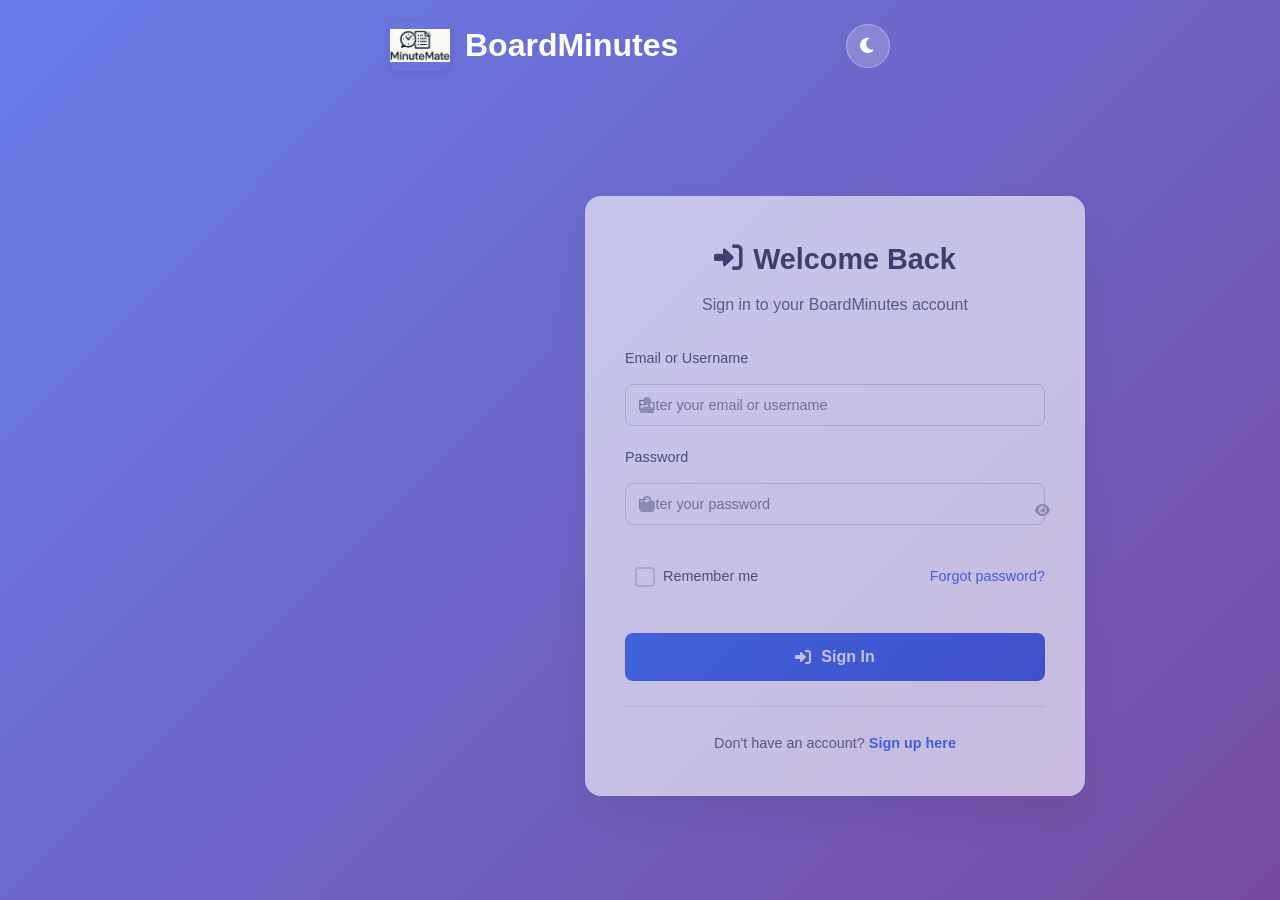
<file: frontend/index.html>
<!DOCTYPE html>
<html lang="en">
<head>
    <meta charset="UTF-8">
    <meta name="viewport" content="width=device-width, initial-scale=1.0">
    <title>BoardMinutes - AI-Powered Board Meeting Minutes</title>
    <link rel="preload" href="images/logo.png" as="image">
    <link rel="stylesheet" href="styles.css">
    <link href="https://cdnjs.cloudflare.com/ajax/libs/font-awesome/6.0.0/css/all.min.css" rel="stylesheet">
</head>
<body>
    <div class="container">
        <!-- Header -->
        <header class="header">
            <div class="header-content">
                <div class="logo">
                    <img src="images/logo.png" alt="BoardMinutes Logo" class="logo-image">
                    <h1>BoardMinutes</h1>
                </div>
                <div class="header-controls">
                    <nav class="main-nav">
                        <a href="/frontend/index.html" class="nav-link active">
                            <i class="fas fa-upload"></i> Upload
                        </a>
                        <a href="/frontend/dashboard.html" class="nav-link">
                            <i class="fas fa-tachometer-alt"></i> Dashboard
                        </a>
                        <a href="/frontend/templates.html" class="nav-link">
                            <i class="fas fa-file-alt"></i> Templates
                        </a>
                        <a href="/frontend/profile.html" class="nav-link">
                            <i class="fas fa-user"></i> Profile
                        </a>
                        <a href="/frontend/profile.html" class="nav-link">
                            <i class="fas fa-cog"></i> Settings
                        </a>
                    </nav>
                    <div class="user-menu" id="user-menu" style="display: none;">
                        <button class="user-menu-toggle" id="user-menu-toggle">
                            <i class="fas fa-user-circle"></i>
                            <span id="user-name">Loading...</span>
                        </button>
                        <div class="user-dropdown" id="user-dropdown">
                            <div class="user-info">
                                <strong id="user-full-name">Loading...</strong>
                                <small id="user-email">Loading...</small>
                            </div>
                            <hr>
                            <a href="/frontend/dashboard.html" class="dropdown-item">
                                <i class="fas fa-tachometer-alt"></i> Dashboard
                            </a>
                            <a href="/frontend/profile.html" class="dropdown-item">
                                <i class="fas fa-user-cog"></i> Profile & Settings
                            </a>
                            <hr>
                            <a href="#" class="dropdown-item" id="user-logout">
                                <i class="fas fa-sign-out-alt"></i> Logout
                            </a>
                        </div>
                    </div>
                    <button class="theme-toggle" id="theme-toggle" title="Toggle dark mode">
                        <i class="fas fa-moon"></i>
                    </button>
                </div>
            </div>
            <p class="tagline">Professional board meeting minutes powered by AI - Accurate, compliant, and ready in minutes</p>
        </header>

        <!-- Main Content -->
        <main class="main-content">
            <!-- Upload Section -->
            <section id="upload-section" class="section active">
                <div class="upload-container">
                    <h2><i class="fas fa-cloud-upload-alt"></i> Upload Meeting Recording</h2>

                    <!-- Upload Method Selector -->
                    <div class="upload-method-selector">
                        <button class="method-btn active" id="file-method-btn" data-method="file">
                            <i class="fas fa-file-upload"></i>
                            Upload File
                        </button>
                        <button class="method-btn" id="url-method-btn" data-method="url">
                            <i class="fas fa-link"></i>
                            From URL
                        </button>
                        <button class="method-btn" id="transcript-method-btn" data-method="transcript">
                            <i class="fas fa-file-alt"></i>
                            Text Transcript
                        </button>
                    </div>
                    
                    <!-- File Upload Area -->
                    <div class="upload-area" id="upload-area">
                        <div class="upload-content">
                            <i class="fas fa-file-audio upload-icon"></i>
                            <h3>Drop your audio or video file here</h3>
                            <p>or <span class="browse-link">browse to select a file</span></p>
                            <input type="file" id="file-input" accept="audio/*,video/*" hidden>
                        </div>
                    </div>

                    <!-- URL Upload Area -->
                    <div class="url-upload-area" id="url-upload-area" style="display: none;">
                        <div class="url-input-container">
                            <i class="fas fa-link url-icon"></i>
                            <h3>Enter Meeting Recording URL</h3>
                            <p>Paste the URL of your meeting recording (Zoom, Google Meet, etc.)</p>

                            <div class="url-input-group">
                                <input type="url" id="url-input" placeholder="https://example.com/recording.mp4" />
                                <button type="button" id="url-validate-btn">
                                    <i class="fas fa-check"></i>
                                    Validate
                                </button>
                            </div>

                            <div class="url-filename-group" style="display: none;">
                                <label for="url-filename">Custom filename (optional):</label>
                                <input type="text" id="url-filename" placeholder="my-meeting-recording.mp4" />
                            </div>
                        </div>

                        <div class="url-examples">
                            <p><strong>Supported URL types:</strong></p>
                            <div class="platform-tags">
                                <span class="platform-tag">Zoom Cloud</span>
                                <span class="platform-tag">Google Drive</span>
                                <span class="platform-tag">Dropbox</span>
                                <span class="platform-tag">OneDrive</span>
                                <span class="platform-tag">Direct Links</span>
                            </div>

                            <div class="url-help">
                                <p><strong>Examples of supported URLs:</strong></p>
                                <ul>
                                    <li>Zoom cloud recording download links</li>
                                    <li>Google Drive direct download links</li>
                                    <li>Dropbox shared file links</li>
                                    <li>Direct HTTP/HTTPS links to .mp3, .mp4, .wav files</li>
                                </ul>

                                <p><strong>Note:</strong> YouTube, Vimeo, and other streaming platforms are not supported. Please download the file first and upload it directly.</p>
                            </div>
                        </div>
                    </div>

                    <!-- Transcript Upload Area -->
                    <div class="transcript-upload-area" id="transcript-upload-area" style="display: none;">
                        <div class="transcript-input-container">
                            <i class="fas fa-file-alt transcript-icon"></i>
                            <h3>Upload or Paste Meeting Transcript</h3>
                            <p>Upload a text file or paste your meeting transcript directly</p>

                            <!-- File Upload Option -->
                            <div class="transcript-file-upload">
                                <div class="upload-area small">
                                    <div class="upload-content">
                                        <i class="fas fa-file-text upload-icon"></i>
                                        <p class="upload-text">Drop transcript file here</p>
                                        <p class="upload-subtext">or click to browse</p>
                                        <p class="file-types">Supports: TXT, DOCX, PDF</p>
                                    </div>
                                    <input type="file" id="transcript-file-input" accept=".txt,.doc,.docx,.pdf" hidden>
                                </div>
                            </div>

                            <!-- Text Input Option -->
                            <div class="transcript-text-section">
                                <h4>Or paste your transcript text:</h4>
                                <textarea id="transcript-text" placeholder="Paste your meeting transcript here...

Example:
John Smith: Good morning everyone, let's start today's meeting.
Jane Doe: Thank you John. First item on the agenda is the budget review.
Bob Johnson: I'd like to make a motion to approve the quarterly budget.
Alice Williams: I second that motion.
John Smith: All in favor? [Multiple voices: Aye] Motion carries."></textarea>
                                <div class="transcript-actions">
                                    <button class="btn secondary" id="clear-transcript-btn">Clear Text</button>
                                    <button class="btn primary" id="process-transcript-btn">Process Transcript</button>
                                </div>
                            </div>
                        </div>
                    </div>

                    <div class="file-info" id="file-info" style="display: none;">
                        <div class="file-details">
                            <i class="fas fa-file"></i>
                            <div class="file-text">
                                <span class="file-name" id="file-name"></span>
                                <span class="file-size" id="file-size"></span>
                            </div>
                            <button class="remove-file" id="remove-file">
                                <i class="fas fa-times"></i>
                            </button>
                        </div>
                    </div>

                    <div class="upload-options">
                        <div class="option-group">
                            <label for="language-select">Language:</label>
                            <select id="language-select">
                                <option value="auto">Auto-detect</option>
                                <option value="en">English</option>
                                <option value="es">Spanish</option>
                                <option value="fr">French</option>
                                <option value="de">German</option>
                                <option value="it">Italian</option>
                                <option value="pt">Portuguese</option>
                            </select>
                        </div>
                        
                        <div class="option-group">
                            <label for="format-select">Output Format:</label>
                            <select id="format-select">
                                <option value="roberts_rules">Robert's Rules of Order</option>
                                <option value="informal">Informal</option>
                                <option value="corporate">Corporate</option>
                            </select>
                        </div>
                    </div>

                    <button class="upload-btn" id="upload-btn" disabled>
                        <i class="fas fa-upload"></i>
                        Start Processing
                    </button>

                    <div class="supported-formats">
                        <p><strong>Supported formats:</strong></p>
                        <div class="format-tags">
                            <span class="format-tag">MP3</span>
                            <span class="format-tag">WAV</span>
                            <span class="format-tag">MP4</span>
                            <span class="format-tag">AVI</span>
                            <span class="format-tag">MOV</span>
                            <span class="format-tag">FLAC</span>
                        </div>
                        <p class="size-limit">Maximum file size: 500MB</p>
                    </div>
                </div>
            </section>

            <!-- Processing Section -->
            <section id="processing-section" class="section">
                <div class="processing-container">
                    <h2><i class="fas fa-cogs"></i> Processing Your Recording</h2>
                    
                    <div class="job-info">
                        <div class="job-detail">
                            <span class="label">Job ID:</span>
                            <span class="value" id="job-id"></span>
                        </div>
                        <div class="job-detail">
                            <span class="label">File:</span>
                            <span class="value" id="processing-filename"></span>
                        </div>
                        <div class="job-detail">
                            <span class="label">Size:</span>
                            <span class="value" id="processing-filesize"></span>
                        </div>
                    </div>

                    <div class="progress-container">
                        <div class="progress-bar">
                            <div class="progress-fill" id="progress-fill"></div>
                        </div>
                        <div class="progress-text">
                            <span id="progress-percentage">0%</span>
                            <span id="progress-stage">Uploading...</span>
                        </div>
                    </div>

                    <div class="processing-steps">
                        <div class="step" id="step-upload">
                            <div class="step-icon">
                                <i class="fas fa-upload"></i>
                            </div>
                            <div class="step-content">
                                <h4>Upload & Validation</h4>
                                <p>Uploading and validating your file</p>
                            </div>
                            <div class="step-status">
                                <i class="fas fa-spinner fa-spin"></i>
                            </div>
                        </div>

                        <div class="step" id="step-transcription">
                            <div class="step-icon">
                                <i class="fas fa-microphone"></i>
                            </div>
                            <div class="step-content">
                                <h4>Transcription</h4>
                                <p>Converting audio to text using AI</p>
                            </div>
                            <div class="step-status">
                                <i class="fas fa-clock"></i>
                            </div>
                        </div>

                        <div class="step" id="step-parsing">
                            <div class="step-icon">
                                <i class="fas fa-search"></i>
                            </div>
                            <div class="step-content">
                                <h4>Content Analysis</h4>
                                <p>Identifying motions, votes, and discussions</p>
                            </div>
                            <div class="step-status">
                                <i class="fas fa-clock"></i>
                            </div>
                        </div>

                        <div class="step" id="step-formatting">
                            <div class="step-icon">
                                <i class="fas fa-file-alt"></i>
                            </div>
                            <div class="step-content">
                                <h4>Formatting</h4>
                                <p>Creating professional meeting minutes</p>
                            </div>
                            <div class="step-status">
                                <i class="fas fa-clock"></i>
                            </div>
                        </div>
                    </div>

                    <div class="processing-actions">
                        <button class="cancel-btn" id="cancel-btn">
                            <i class="fas fa-times"></i>
                            Cancel Processing
                        </button>
                    </div>
                </div>
            </section>

            <!-- Results Section -->
            <section id="results-section" class="section">
                <div class="results-container">
                    <h2><i class="fas fa-check-circle"></i> Processing Complete!</h2>
                    
                    <div class="results-summary">
                        <div class="summary-item">
                            <i class="fas fa-clock"></i>
                            <div>
                                <span class="summary-label">Processing Time</span>
                                <span class="summary-value" id="processing-time"></span>
                            </div>
                        </div>
                        <div class="summary-item">
                            <i class="fas fa-users"></i>
                            <div>
                                <span class="summary-label">Attendees Found</span>
                                <span class="summary-value" id="attendees-count"></span>
                            </div>
                        </div>
                        <div class="summary-item">
                            <i class="fas fa-gavel"></i>
                            <div>
                                <span class="summary-label">Motions Identified</span>
                                <span class="summary-value" id="motions-count"></span>
                            </div>
                        </div>
                    </div>

                    <div class="review-section">
                        <h3>Review & Edit AI Results</h3>
                        <p>Review the AI-generated content before downloading. Click any section to edit.</p>
                        <button class="btn secondary" id="review-btn">
                            <i class="fas fa-edit"></i>
                            Review & Edit Content
                        </button>
                    </div>

                    <div class="download-section">
                        <h3>Download Your Meeting Minutes</h3>
                        <div class="download-options">
                            <button class="download-btn primary" id="download-primary">
                                <i class="fas fa-file-word"></i>
                                Download DOCX (Editable)
                            </button>
                            <button class="download-btn secondary" id="download-html">
                                <i class="fas fa-file-code"></i>
                                Download HTML (Web)
                            </button>
                            <button class="download-btn secondary" id="download-json">
                                <i class="fas fa-file-code"></i>
                                Download JSON (Technical)
                            </button>
                            <button class="download-btn preview" id="view-preview">
                                <i class="fas fa-eye"></i>
                                Preview HTML
                            </button>
                        </div>
                    </div>

                    <div class="results-actions">
                        <button class="new-upload-btn" id="new-upload-btn">
                            <i class="fas fa-plus"></i>
                            Process Another Recording
                        </button>
                    </div>
                </div>
            </section>

            <!-- Error Section -->
            <section id="error-section" class="section">
                <div class="error-container">
                    <h2><i class="fas fa-exclamation-triangle"></i> Processing Failed</h2>
                    
                    <div class="error-message">
                        <p id="error-text"></p>
                        <p class="error-id">Error ID: <span id="error-id"></span></p>
                    </div>

                    <div class="error-actions">
                        <button class="retry-btn" id="retry-btn">
                            <i class="fas fa-redo"></i>
                            Try Again
                        </button>
                        <button class="new-upload-btn" id="error-new-upload-btn">
                            <i class="fas fa-upload"></i>
                            Upload Different File
                        </button>
                    </div>
                </div>
            </section>


        </main>

        <!-- Footer -->
        <footer class="footer">
            <p>&copy; 2025 BoardMinutes. Professional board meeting minutes powered by AI.</p>
            <div class="footer-links">
                <a href="#" id="health-check">System Status</a>
                <a href="#" id="about-link">About</a>
            </div>
        </footer>
    </div>

    <!-- Loading Overlay -->
    <div class="loading-overlay" id="loading-overlay">
        <div class="loading-spinner">
            <i class="fas fa-spinner fa-spin"></i>
            <p>Loading...</p>
        </div>
    </div>

    <!-- Notification Toast -->
    <div class="toast" id="toast">
        <div class="toast-content">
            <i class="toast-icon"></i>
            <span class="toast-message"></span>
        </div>
    </div>

    <script src="loading-manager.js"></script>
    <script src="realtime-manager.js"></script>
    <script src="script.js"></script>
</body>
</html>
</file>
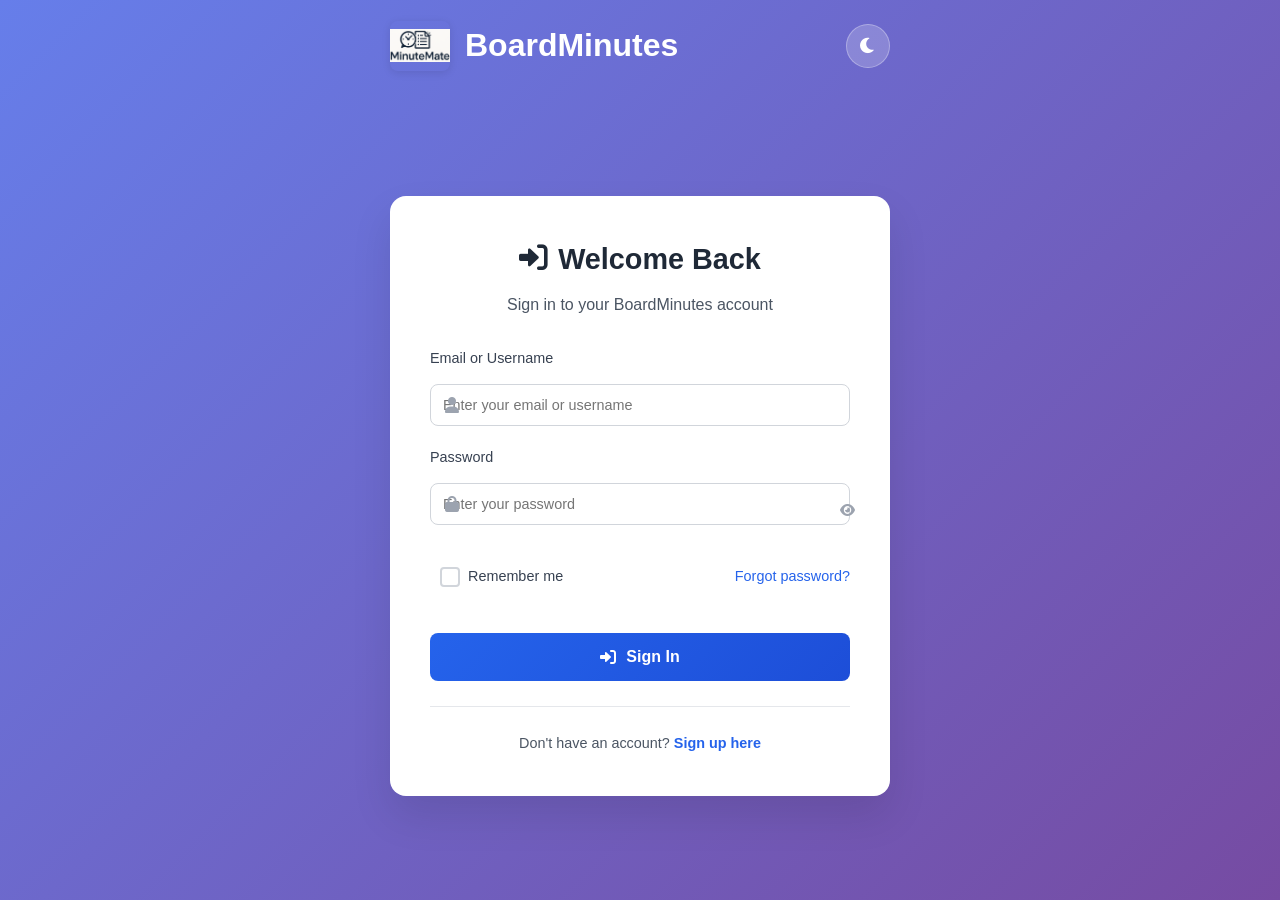
<file: frontend/auth.html>
<!DOCTYPE html>
<html lang="en">
<head>
    <meta charset="UTF-8">
    <meta name="viewport" content="width=device-width, initial-scale=1.0">
    <title>BoardMinutes - Login</title>
    <link rel="preload" href="images/logo.png" as="image">
    <link rel="stylesheet" href="styles.css">
    <link rel="stylesheet" href="https://cdnjs.cloudflare.com/ajax/libs/font-awesome/6.0.0/css/all.min.css">
</head>
<body>
    <div class="auth-container">
        <!-- Header -->
        <header class="auth-header">
            <div class="logo">
                <img src="images/logo.png" alt="BoardMinutes Logo" class="logo-image">
                <h1>BoardMinutes</h1>
            </div>
            <div class="header-controls">
                <button class="theme-toggle" id="theme-toggle" title="Toggle dark mode">
                    <i class="fas fa-moon"></i>
                </button>
            </div>
        </header>

        <!-- Auth Forms Container -->
        <div class="auth-forms">
            <!-- Login Form -->
            <div class="auth-form active" id="login-form">
                <div class="form-header">
                    <h2><i class="fas fa-sign-in-alt"></i> Welcome Back</h2>
                    <p>Sign in to your BoardMinutes account</p>
                </div>

                <form id="login-form-element">
                    <div class="form-group">
                        <label for="login-identifier">Email or Username</label>
                        <div class="input-group">
                            <i class="fas fa-user"></i>
                            <input type="text" id="login-identifier" name="login" required 
                                   placeholder="Enter your email or username">
                        </div>
                    </div>

                    <div class="form-group">
                        <label for="login-password">Password</label>
                        <div class="input-group">
                            <i class="fas fa-lock"></i>
                            <input type="password" id="login-password" name="password" required 
                                   placeholder="Enter your password">
                            <button type="button" class="password-toggle" data-target="login-password">
                                <i class="fas fa-eye"></i>
                            </button>
                        </div>
                    </div>

                    <div class="form-options">
                        <label class="checkbox-label">
                            <input type="checkbox" id="remember-me" name="remember">
                            <span class="checkmark"></span>
                            Remember me
                        </label>
                        <a href="#" class="forgot-password">Forgot password?</a>
                    </div>

                    <button type="submit" class="auth-btn primary">
                        <i class="fas fa-sign-in-alt"></i>
                        Sign In
                    </button>
                </form>

                <div class="form-footer">
                    <p>Don't have an account? 
                        <a href="#" class="switch-form" data-target="register-form">Sign up here</a>
                    </p>
                </div>
            </div>

            <!-- Register Form -->
            <div class="auth-form" id="register-form">
                <div class="form-header">
                    <h2><i class="fas fa-user-plus"></i> Create Account</h2>
                    <p>Join BoardMinutes to manage your board meetings</p>
                </div>

                <form id="register-form-element">
                    <div class="form-row">
                        <div class="form-group">
                            <label for="first-name">First Name</label>
                            <div class="input-group">
                                <i class="fas fa-user"></i>
                                <input type="text" id="first-name" name="first_name" required 
                                       placeholder="First name">
                            </div>
                        </div>

                        <div class="form-group">
                            <label for="last-name">Last Name</label>
                            <div class="input-group">
                                <i class="fas fa-user"></i>
                                <input type="text" id="last-name" name="last_name" required 
                                       placeholder="Last name">
                            </div>
                        </div>
                    </div>

                    <div class="form-group">
                        <label for="register-email">Email Address</label>
                        <div class="input-group">
                            <i class="fas fa-envelope"></i>
                            <input type="email" id="register-email" name="email" required 
                                   placeholder="Enter your email address">
                        </div>
                    </div>

                    <div class="form-group">
                        <label for="register-username">Username</label>
                        <div class="input-group">
                            <i class="fas fa-at"></i>
                            <input type="text" id="register-username" name="username" required 
                                   placeholder="Choose a username">
                        </div>
                    </div>

                    <div class="form-group">
                        <label for="register-password">Password</label>
                        <div class="input-group">
                            <i class="fas fa-lock"></i>
                            <input type="password" id="register-password" name="password" required 
                                   placeholder="Create a strong password">
                            <button type="button" class="password-toggle" data-target="register-password">
                                <i class="fas fa-eye"></i>
                            </button>
                        </div>
                        <div class="password-strength" id="password-strength">
                            <div class="strength-bar">
                                <div class="strength-fill"></div>
                            </div>
                            <span class="strength-text">Password strength</span>
                        </div>
                    </div>

                    <div class="form-group">
                        <label for="confirm-password">Confirm Password</label>
                        <div class="input-group">
                            <i class="fas fa-lock"></i>
                            <input type="password" id="confirm-password" name="confirm_password" required 
                                   placeholder="Confirm your password">
                        </div>
                    </div>

                    <div class="form-options">
                        <label class="checkbox-label">
                            <input type="checkbox" id="terms-agreement" name="terms" required>
                            <span class="checkmark"></span>
                            I agree to the <a href="#" class="terms-link">Terms of Service</a> and 
                            <a href="#" class="privacy-link">Privacy Policy</a>
                        </label>
                    </div>

                    <button type="submit" class="auth-btn primary">
                        <i class="fas fa-user-plus"></i>
                        Create Account
                    </button>
                </form>

                <div class="form-footer">
                    <p>Already have an account? 
                        <a href="#" class="switch-form" data-target="login-form">Sign in here</a>
                    </p>
                </div>
            </div>
        </div>

        <!-- Loading Overlay -->
        <div class="loading-overlay" id="loading-overlay">
            <div class="loading-spinner">
                <i class="fas fa-spinner fa-spin"></i>
                <p>Processing...</p>
            </div>
        </div>

        <!-- Toast Notification -->
        <div class="toast" id="toast">
            <div class="toast-icon">
                <i class="fas fa-info-circle"></i>
            </div>
            <div class="toast-message">Message</div>
            <button class="toast-close">
                <i class="fas fa-times"></i>
            </button>
        </div>
    </div>

    <script src="auth.js"></script>
</body>
</html>
</file>
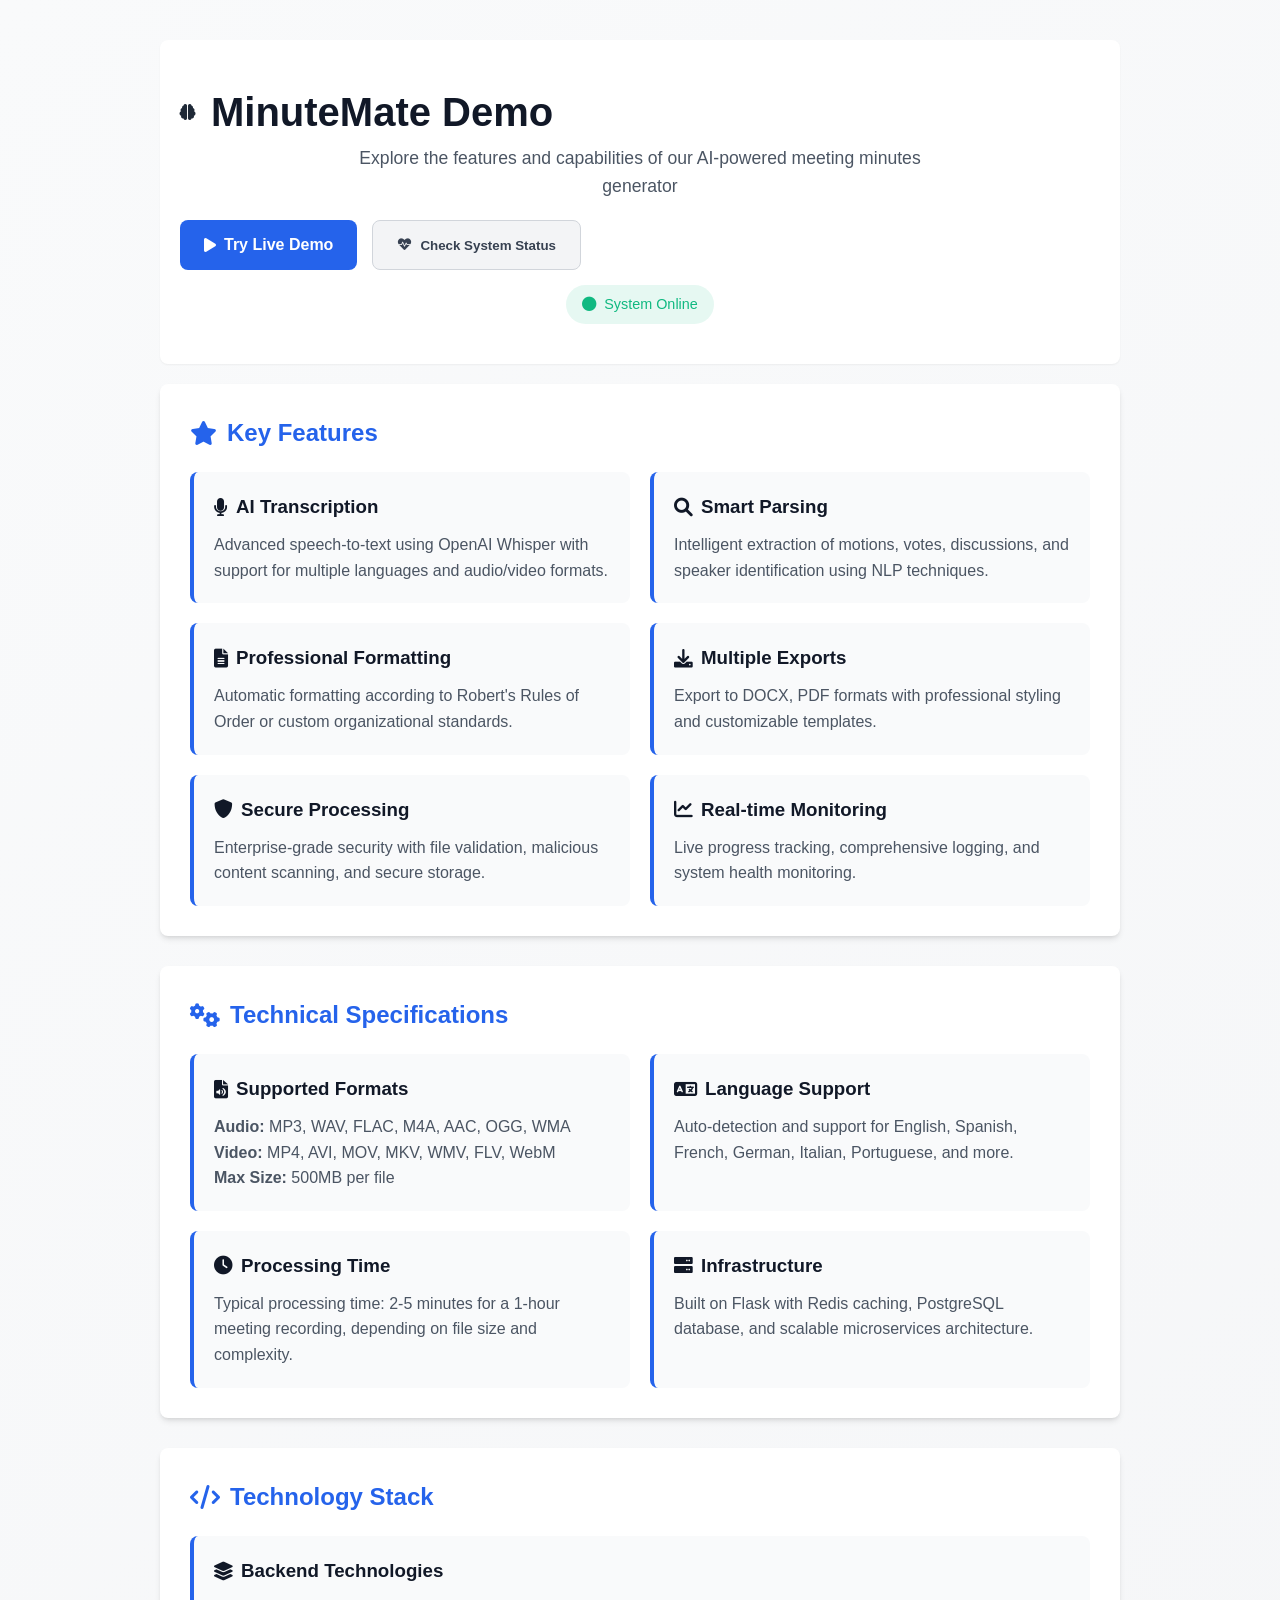
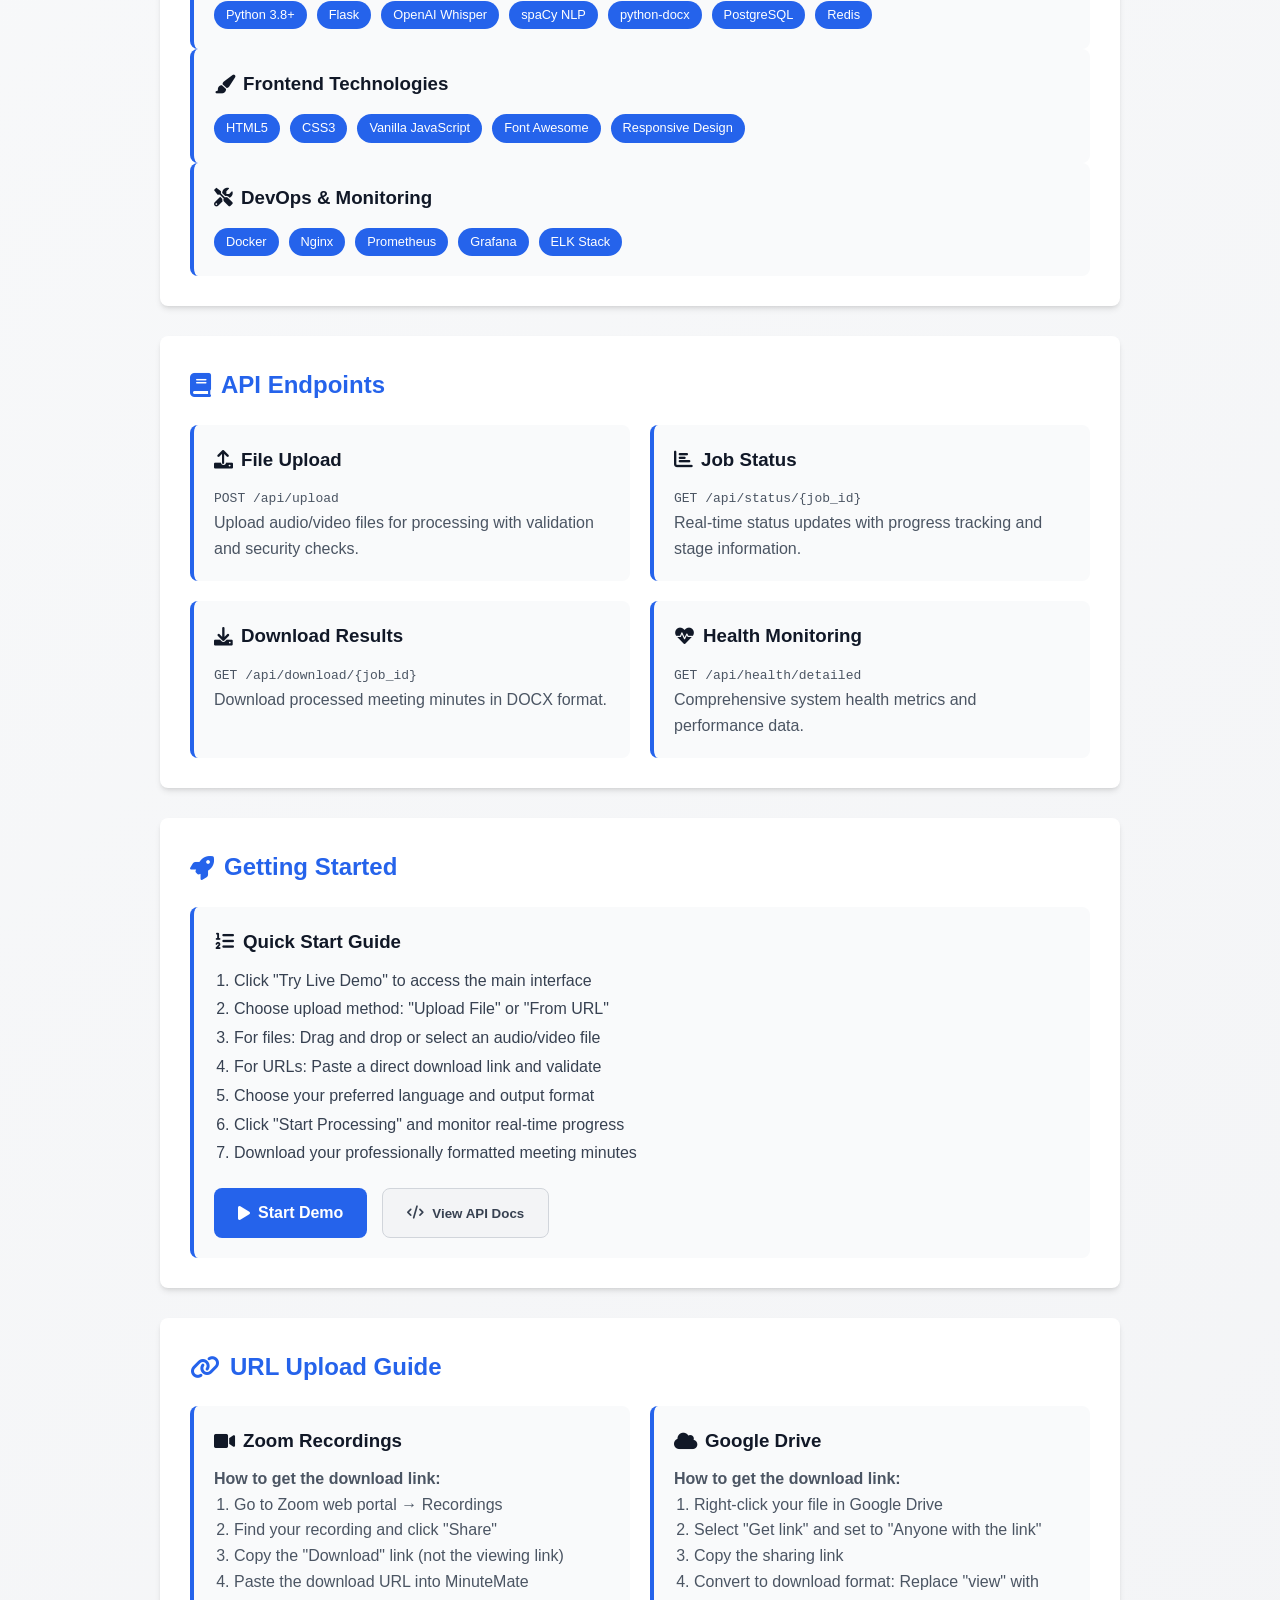
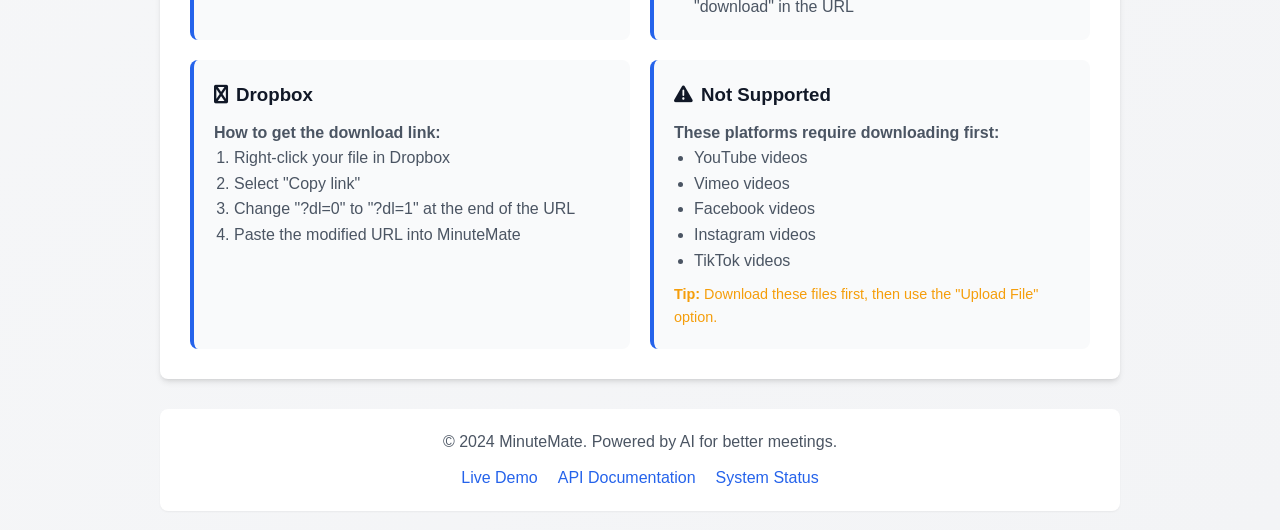
<file: frontend/demo.html>
<!DOCTYPE html>
<html lang="en">
<head>
    <meta charset="UTF-8">
    <meta name="viewport" content="width=device-width, initial-scale=1.0">
    <title>BoardMinutes Demo - Features Overview</title>
    <link rel="stylesheet" href="styles.css">
    <link href="https://cdnjs.cloudflare.com/ajax/libs/font-awesome/6.0.0/css/all.min.css" rel="stylesheet">
    <style>
        .demo-container {
            max-width: 1000px;
            margin: 0 auto;
            padding: 20px;
        }
        
        .demo-section {
            background: white;
            border-radius: var(--border-radius);
            box-shadow: var(--shadow-md);
            padding: 30px;
            margin-bottom: 30px;
        }
        
        .demo-section h2 {
            color: var(--primary-color);
            margin-bottom: 20px;
            display: flex;
            align-items: center;
            gap: 10px;
        }
        
        .feature-grid {
            display: grid;
            grid-template-columns: repeat(auto-fit, minmax(300px, 1fr));
            gap: 20px;
            margin-top: 20px;
        }
        
        .feature-card {
            background: var(--gray-50);
            border-radius: var(--border-radius);
            padding: 20px;
            border-left: 4px solid var(--primary-color);
        }
        
        .feature-card h3 {
            color: var(--gray-900);
            margin-bottom: 10px;
            display: flex;
            align-items: center;
            gap: 8px;
        }
        
        .feature-card p {
            color: var(--gray-600);
            line-height: 1.6;
        }
        
        .demo-buttons {
            display: flex;
            gap: 15px;
            flex-wrap: wrap;
            margin-top: 20px;
        }
        
        .demo-btn {
            padding: 12px 24px;
            border: none;
            border-radius: var(--border-radius);
            font-weight: 600;
            cursor: pointer;
            transition: var(--transition);
            text-decoration: none;
            display: inline-flex;
            align-items: center;
            gap: 8px;
        }
        
        .demo-btn.primary {
            background: var(--primary-color);
            color: white;
        }
        
        .demo-btn.secondary {
            background: var(--gray-100);
            color: var(--gray-700);
            border: 1px solid var(--gray-300);
        }
        
        .demo-btn:hover {
            transform: translateY(-1px);
            box-shadow: var(--shadow-md);
        }
        
        .status-indicator {
            display: inline-flex;
            align-items: center;
            gap: 8px;
            padding: 8px 16px;
            border-radius: 20px;
            font-size: 0.9rem;
            font-weight: 500;
        }
        
        .status-indicator.online {
            background: rgb(16 185 129 / 0.1);
            color: var(--secondary-color);
        }
        
        .status-indicator.offline {
            background: rgb(239 68 68 / 0.1);
            color: var(--danger-color);
        }
        
        .tech-stack {
            display: flex;
            flex-wrap: wrap;
            gap: 10px;
            margin-top: 15px;
        }
        
        .tech-tag {
            background: var(--primary-color);
            color: white;
            padding: 4px 12px;
            border-radius: 20px;
            font-size: 0.8rem;
            font-weight: 500;
        }
    </style>
</head>
<body>
    <div class="demo-container">
        <!-- Header -->
        <header class="header">
            <div class="logo">
                <i class="fas fa-brain"></i>
                <h1>MinuteMate Demo</h1>
            </div>
            <p class="tagline">Explore the features and capabilities of our AI-powered meeting minutes generator</p>
            <div class="demo-buttons">
                <a href="index.html" class="demo-btn primary">
                    <i class="fas fa-play"></i>
                    Try Live Demo
                </a>
                <button class="demo-btn secondary" onclick="checkSystemStatus()">
                    <i class="fas fa-heartbeat"></i>
                    Check System Status
                </button>
            </div>
            <div id="system-status" class="status-indicator offline" style="margin-top: 15px;">
                <i class="fas fa-circle"></i>
                <span>Checking system status...</span>
            </div>
        </header>

        <!-- Features Overview -->
        <section class="demo-section">
            <h2><i class="fas fa-star"></i> Key Features</h2>
            <div class="feature-grid">
                <div class="feature-card">
                    <h3><i class="fas fa-microphone"></i> AI Transcription</h3>
                    <p>Advanced speech-to-text using OpenAI Whisper with support for multiple languages and audio/video formats.</p>
                </div>
                
                <div class="feature-card">
                    <h3><i class="fas fa-search"></i> Smart Parsing</h3>
                    <p>Intelligent extraction of motions, votes, discussions, and speaker identification using NLP techniques.</p>
                </div>
                
                <div class="feature-card">
                    <h3><i class="fas fa-file-alt"></i> Professional Formatting</h3>
                    <p>Automatic formatting according to Robert's Rules of Order or custom organizational standards.</p>
                </div>
                
                <div class="feature-card">
                    <h3><i class="fas fa-download"></i> Multiple Exports</h3>
                    <p>Export to DOCX, PDF formats with professional styling and customizable templates.</p>
                </div>
                
                <div class="feature-card">
                    <h3><i class="fas fa-shield-alt"></i> Secure Processing</h3>
                    <p>Enterprise-grade security with file validation, malicious content scanning, and secure storage.</p>
                </div>
                
                <div class="feature-card">
                    <h3><i class="fas fa-chart-line"></i> Real-time Monitoring</h3>
                    <p>Live progress tracking, comprehensive logging, and system health monitoring.</p>
                </div>
            </div>
        </section>

        <!-- Technical Specifications -->
        <section class="demo-section">
            <h2><i class="fas fa-cogs"></i> Technical Specifications</h2>
            <div class="feature-grid">
                <div class="feature-card">
                    <h3><i class="fas fa-file-audio"></i> Supported Formats</h3>
                    <p><strong>Audio:</strong> MP3, WAV, FLAC, M4A, AAC, OGG, WMA</p>
                    <p><strong>Video:</strong> MP4, AVI, MOV, MKV, WMV, FLV, WebM</p>
                    <p><strong>Max Size:</strong> 500MB per file</p>
                </div>
                
                <div class="feature-card">
                    <h3><i class="fas fa-language"></i> Language Support</h3>
                    <p>Auto-detection and support for English, Spanish, French, German, Italian, Portuguese, and more.</p>
                </div>
                
                <div class="feature-card">
                    <h3><i class="fas fa-clock"></i> Processing Time</h3>
                    <p>Typical processing time: 2-5 minutes for a 1-hour meeting recording, depending on file size and complexity.</p>
                </div>
                
                <div class="feature-card">
                    <h3><i class="fas fa-server"></i> Infrastructure</h3>
                    <p>Built on Flask with Redis caching, PostgreSQL database, and scalable microservices architecture.</p>
                </div>
            </div>
        </section>

        <!-- Technology Stack -->
        <section class="demo-section">
            <h2><i class="fas fa-code"></i> Technology Stack</h2>
            <div class="feature-card">
                <h3><i class="fas fa-layer-group"></i> Backend Technologies</h3>
                <div class="tech-stack">
                    <span class="tech-tag">Python 3.8+</span>
                    <span class="tech-tag">Flask</span>
                    <span class="tech-tag">OpenAI Whisper</span>
                    <span class="tech-tag">spaCy NLP</span>
                    <span class="tech-tag">python-docx</span>
                    <span class="tech-tag">PostgreSQL</span>
                    <span class="tech-tag">Redis</span>
                </div>
            </div>
            
            <div class="feature-card">
                <h3><i class="fas fa-paint-brush"></i> Frontend Technologies</h3>
                <div class="tech-stack">
                    <span class="tech-tag">HTML5</span>
                    <span class="tech-tag">CSS3</span>
                    <span class="tech-tag">Vanilla JavaScript</span>
                    <span class="tech-tag">Font Awesome</span>
                    <span class="tech-tag">Responsive Design</span>
                </div>
            </div>
            
            <div class="feature-card">
                <h3><i class="fas fa-tools"></i> DevOps & Monitoring</h3>
                <div class="tech-stack">
                    <span class="tech-tag">Docker</span>
                    <span class="tech-tag">Nginx</span>
                    <span class="tech-tag">Prometheus</span>
                    <span class="tech-tag">Grafana</span>
                    <span class="tech-tag">ELK Stack</span>
                </div>
            </div>
        </section>

        <!-- API Documentation -->
        <section class="demo-section">
            <h2><i class="fas fa-book"></i> API Endpoints</h2>
            <div class="feature-grid">
                <div class="feature-card">
                    <h3><i class="fas fa-upload"></i> File Upload</h3>
                    <p><code>POST /api/upload</code></p>
                    <p>Upload audio/video files for processing with validation and security checks.</p>
                </div>
                
                <div class="feature-card">
                    <h3><i class="fas fa-chart-bar"></i> Job Status</h3>
                    <p><code>GET /api/status/{job_id}</code></p>
                    <p>Real-time status updates with progress tracking and stage information.</p>
                </div>
                
                <div class="feature-card">
                    <h3><i class="fas fa-download"></i> Download Results</h3>
                    <p><code>GET /api/download/{job_id}</code></p>
                    <p>Download processed meeting minutes in DOCX format.</p>
                </div>
                
                <div class="feature-card">
                    <h3><i class="fas fa-heartbeat"></i> Health Monitoring</h3>
                    <p><code>GET /api/health/detailed</code></p>
                    <p>Comprehensive system health metrics and performance data.</p>
                </div>
            </div>
        </section>

        <!-- Getting Started -->
        <section class="demo-section">
            <h2><i class="fas fa-rocket"></i> Getting Started</h2>
            <div class="feature-card">
                <h3><i class="fas fa-list-ol"></i> Quick Start Guide</h3>
                <ol style="color: var(--gray-700); line-height: 1.8; margin-left: 20px;">
                    <li>Click "Try Live Demo" to access the main interface</li>
                    <li>Choose upload method: "Upload File" or "From URL"</li>
                    <li>For files: Drag and drop or select an audio/video file</li>
                    <li>For URLs: Paste a direct download link and validate</li>
                    <li>Choose your preferred language and output format</li>
                    <li>Click "Start Processing" and monitor real-time progress</li>
                    <li>Download your professionally formatted meeting minutes</li>
                </ol>

                <div class="demo-buttons">
                    <a href="index.html" class="demo-btn primary">
                        <i class="fas fa-play"></i>
                        Start Demo
                    </a>
                    <button class="demo-btn secondary" onclick="showApiDocs()">
                        <i class="fas fa-code"></i>
                        View API Docs
                    </button>
                </div>
            </div>
        </section>

        <!-- URL Upload Guide -->
        <section class="demo-section">
            <h2><i class="fas fa-link"></i> URL Upload Guide</h2>
            <div class="feature-grid">
                <div class="feature-card">
                    <h3><i class="fas fa-video"></i> Zoom Recordings</h3>
                    <p><strong>How to get the download link:</strong></p>
                    <ol style="margin-left: 20px; color: var(--gray-600);">
                        <li>Go to Zoom web portal → Recordings</li>
                        <li>Find your recording and click "Share"</li>
                        <li>Copy the "Download" link (not the viewing link)</li>
                        <li>Paste the download URL into MinuteMate</li>
                    </ol>
                </div>

                <div class="feature-card">
                    <h3><i class="fas fa-cloud"></i> Google Drive</h3>
                    <p><strong>How to get the download link:</strong></p>
                    <ol style="margin-left: 20px; color: var(--gray-600);">
                        <li>Right-click your file in Google Drive</li>
                        <li>Select "Get link" and set to "Anyone with the link"</li>
                        <li>Copy the sharing link</li>
                        <li>Convert to download format: Replace "view" with "download" in the URL</li>
                    </ol>
                </div>

                <div class="feature-card">
                    <h3><i class="fas fa-dropbox"></i> Dropbox</h3>
                    <p><strong>How to get the download link:</strong></p>
                    <ol style="margin-left: 20px; color: var(--gray-600);">
                        <li>Right-click your file in Dropbox</li>
                        <li>Select "Copy link"</li>
                        <li>Change "?dl=0" to "?dl=1" at the end of the URL</li>
                        <li>Paste the modified URL into MinuteMate</li>
                    </ol>
                </div>

                <div class="feature-card">
                    <h3><i class="fas fa-exclamation-triangle"></i> Not Supported</h3>
                    <p><strong>These platforms require downloading first:</strong></p>
                    <ul style="margin-left: 20px; color: var(--gray-600);">
                        <li>YouTube videos</li>
                        <li>Vimeo videos</li>
                        <li>Facebook videos</li>
                        <li>Instagram videos</li>
                        <li>TikTok videos</li>
                    </ul>
                    <p style="margin-top: 10px; font-size: 0.9rem; color: var(--warning-color);">
                        <strong>Tip:</strong> Download these files first, then use the "Upload File" option.
                    </p>
                </div>
            </div>
        </section>

        <!-- Footer -->
        <footer class="footer">
            <p>&copy; 2024 MinuteMate. Powered by AI for better meetings.</p>
            <div class="footer-links">
                <a href="index.html">Live Demo</a>
                <a href="#" onclick="showApiDocs()">API Documentation</a>
                <a href="#" onclick="checkSystemStatus()">System Status</a>
            </div>
        </footer>
    </div>

    <script>
        async function checkSystemStatus() {
            const statusEl = document.getElementById('system-status');
            const statusIcon = statusEl.querySelector('i');
            const statusText = statusEl.querySelector('span');
            
            statusText.textContent = 'Checking...';
            statusIcon.className = 'fas fa-spinner fa-spin';
            
            try {
                const response = await fetch(window.location.origin + '/');
                if (response.ok) {
                    statusEl.className = 'status-indicator online';
                    statusIcon.className = 'fas fa-circle';
                    statusText.textContent = 'System Online';
                } else {
                    throw new Error('Server responded with error');
                }
            } catch (error) {
                statusEl.className = 'status-indicator offline';
                statusIcon.className = 'fas fa-circle';
                statusText.textContent = 'System Offline';
            }
        }
        
        function showApiDocs() {
            alert('API Documentation:\n\nMain endpoints:\n• POST /api/upload - Upload files\n• GET /api/status/{job_id} - Check status\n• GET /api/download/{job_id} - Download results\n• GET /api/health/detailed - System health\n\nFor full documentation, visit the API at ' + window.location.origin + '/');
        }
        
        // Check system status on page load
        document.addEventListener('DOMContentLoaded', checkSystemStatus);
    </script>
</body>
</html>
</file>
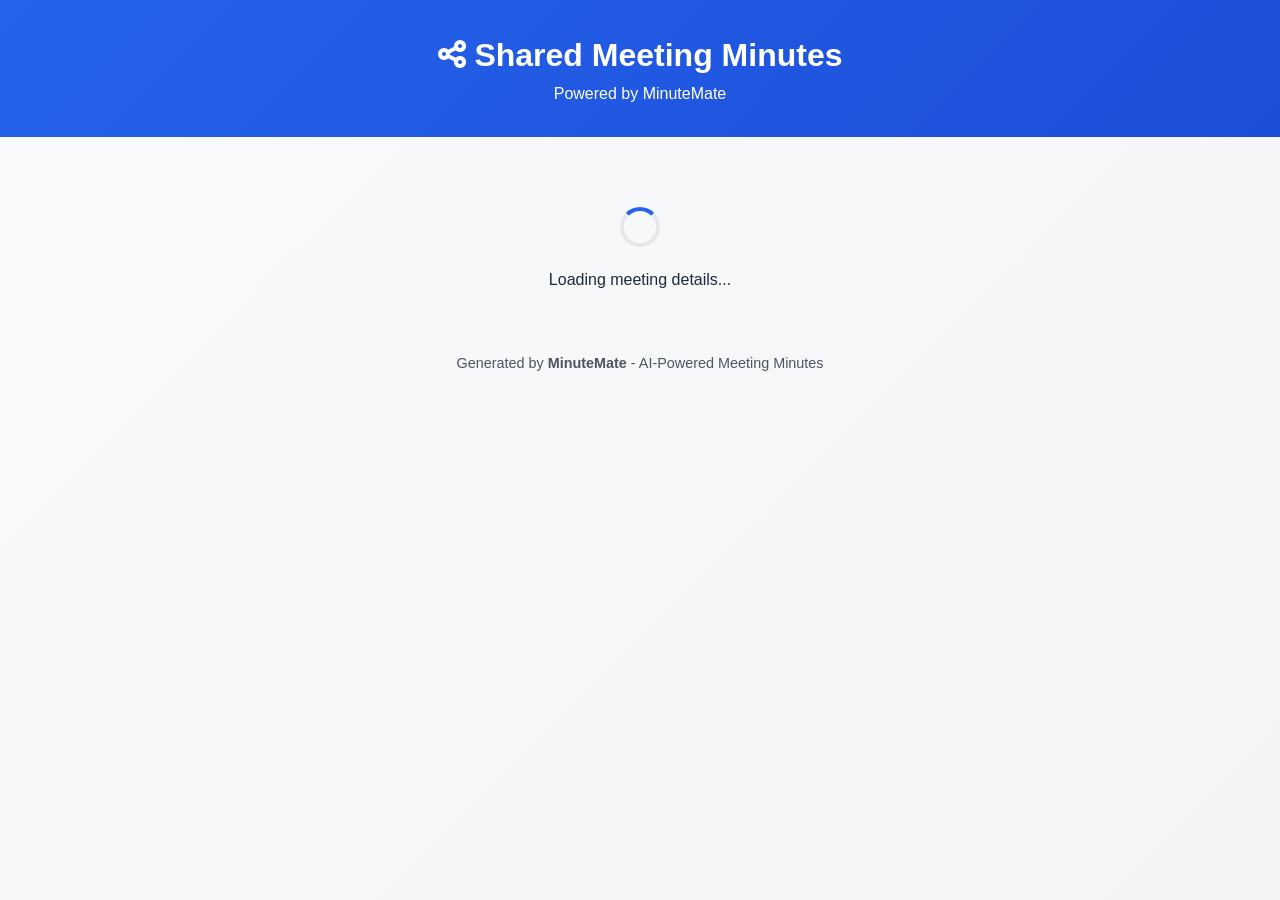
<file: frontend/shared.html>
<!DOCTYPE html>
<html lang="en">
<head>
    <meta charset="UTF-8">
    <meta name="viewport" content="width=device-width, initial-scale=1.0">
    <title>Shared Meeting - MinuteMate</title>
    <link rel="stylesheet" href="/frontend/styles.css">
    <link rel="stylesheet" href="https://cdnjs.cloudflare.com/ajax/libs/font-awesome/6.0.0/css/all.min.css">
    <style>
        .shared-header {
            background: linear-gradient(135deg, var(--primary-color), var(--primary-dark));
            color: white;
            padding: 30px 0;
            text-align: center;
            margin-bottom: 30px;
        }
        
        .shared-container {
            max-width: 1000px;
            margin: 0 auto;
            padding: 0 20px;
        }
        
        .meeting-content {
            background: white;
            border-radius: var(--border-radius);
            box-shadow: var(--shadow-md);
            padding: 30px;
            margin-bottom: 30px;
        }
        
        .meeting-meta {
            display: grid;
            grid-template-columns: repeat(auto-fit, minmax(200px, 1fr));
            gap: 20px;
            margin-bottom: 30px;
            padding: 20px;
            background: var(--gray-50);
            border-radius: var(--border-radius);
        }
        
        .meta-item {
            text-align: center;
        }
        
        .meta-label {
            font-size: 0.9rem;
            color: var(--gray-600);
            margin-bottom: 5px;
        }
        
        .meta-value {
            font-size: 1.1rem;
            font-weight: 600;
            color: var(--gray-800);
        }
        
        .section {
            margin-bottom: 30px;
        }
        
        .section h3 {
            color: var(--primary-color);
            border-bottom: 2px solid var(--primary-light);
            padding-bottom: 10px;
            margin-bottom: 20px;
        }
        
        .attendees-list {
            display: flex;
            flex-wrap: wrap;
            gap: 10px;
        }
        
        .attendee {
            background: var(--primary-light);
            color: var(--primary-dark);
            padding: 5px 12px;
            border-radius: 20px;
            font-size: 0.9rem;
        }
        
        .action-item, .decision-item {
            background: var(--gray-50);
            border-left: 4px solid var(--primary-color);
            padding: 15px;
            margin-bottom: 10px;
            border-radius: 0 var(--border-radius) var(--border-radius) 0;
        }
        
        .transcript-section {
            background: var(--gray-50);
            border-radius: var(--border-radius);
            padding: 20px;
            max-height: 400px;
            overflow-y: auto;
        }
        
        .powered-by {
            text-align: center;
            padding: 20px;
            color: var(--gray-600);
            font-size: 0.9rem;
        }
        
        .error-message {
            background: #fee;
            border: 1px solid #fcc;
            color: #c33;
            padding: 20px;
            border-radius: var(--border-radius);
            text-align: center;
        }
        
        .loading {
            text-align: center;
            padding: 40px;
        }
        
        .spinner {
            border: 4px solid var(--gray-200);
            border-top: 4px solid var(--primary-color);
            border-radius: 50%;
            width: 40px;
            height: 40px;
            animation: spin 1s linear infinite;
            margin: 0 auto 20px;
        }
        
        @keyframes spin {
            0% { transform: rotate(0deg); }
            100% { transform: rotate(360deg); }
        }
    </style>
</head>
<body>
    <div class="shared-header">
        <div class="shared-container">
            <h1><i class="fas fa-share-alt"></i> Shared Meeting Minutes</h1>
            <p>Powered by MinuteMate</p>
        </div>
    </div>

    <div class="shared-container">
        <div id="loading" class="loading">
            <div class="spinner"></div>
            <p>Loading meeting details...</p>
        </div>

        <div id="error" class="error-message" style="display: none;">
            <h3>Meeting Not Found</h3>
            <p>This shared link may have expired or been revoked.</p>
        </div>

        <div id="meeting-content" style="display: none;">
            <!-- Meeting content will be loaded here -->
        </div>
    </div>

    <div class="powered-by">
        <p>Generated by <strong>MinuteMate</strong> - AI-Powered Meeting Minutes</p>
    </div>

    <script>
        class SharedMeetingViewer {
            constructor() {
                this.apiBaseUrl = window.location.origin;
                this.token = window.location.pathname.split('/').pop();
                this.loadMeeting();
            }

            async loadMeeting() {
                try {
                    // For now, we'll simulate loading a meeting
                    // In a real implementation, you'd call an API endpoint
                    setTimeout(() => {
                        this.showError();
                    }, 2000);
                    
                } catch (error) {
                    console.error('Error loading shared meeting:', error);
                    this.showError();
                }
            }

            showError() {
                document.getElementById('loading').style.display = 'none';
                document.getElementById('error').style.display = 'block';
            }

            displayMeeting(meeting) {
                const content = document.getElementById('meeting-content');
                const loading = document.getElementById('loading');
                
                content.innerHTML = `
                    <div class="meeting-content">
                        <h2>${meeting.title}</h2>
                        
                        <div class="meeting-meta">
                            <div class="meta-item">
                                <div class="meta-label">Date</div>
                                <div class="meta-value">${new Date(meeting.meeting_date).toLocaleDateString()}</div>
                            </div>
                            <div class="meta-item">
                                <div class="meta-label">Duration</div>
                                <div class="meta-value">${meeting.duration_minutes} minutes</div>
                            </div>
                            <div class="meta-item">
                                <div class="meta-label">Attendees</div>
                                <div class="meta-value">${meeting.attendees ? meeting.attendees.length : 0}</div>
                            </div>
                        </div>

                        ${meeting.attendees && meeting.attendees.length > 0 ? `
                            <div class="section">
                                <h3><i class="fas fa-users"></i> Attendees</h3>
                                <div class="attendees-list">
                                    ${meeting.attendees.map(attendee => `<span class="attendee">${attendee}</span>`).join('')}
                                </div>
                            </div>
                        ` : ''}

                        ${meeting.agenda_items && meeting.agenda_items.length > 0 ? `
                            <div class="section">
                                <h3><i class="fas fa-list"></i> Agenda Items</h3>
                                <ul>
                                    ${meeting.agenda_items.map(item => `<li>${item}</li>`).join('')}
                                </ul>
                            </div>
                        ` : ''}

                        ${meeting.key_decisions && meeting.key_decisions.length > 0 ? `
                            <div class="section">
                                <h3><i class="fas fa-gavel"></i> Key Decisions</h3>
                                ${meeting.key_decisions.map(decision => `<div class="decision-item">${decision}</div>`).join('')}
                            </div>
                        ` : ''}

                        ${meeting.action_items && meeting.action_items.length > 0 ? `
                            <div class="section">
                                <h3><i class="fas fa-tasks"></i> Action Items</h3>
                                ${meeting.action_items.map(item => `<div class="action-item">${item}</div>`).join('')}
                            </div>
                        ` : ''}

                        ${meeting.transcript ? `
                            <div class="section">
                                <h3><i class="fas fa-file-text"></i> Transcript</h3>
                                <div class="transcript-section">
                                    <pre>${meeting.transcript}</pre>
                                </div>
                            </div>
                        ` : ''}
                    </div>
                `;
                
                loading.style.display = 'none';
                content.style.display = 'block';
            }
        }

        // Initialize the shared meeting viewer
        document.addEventListener('DOMContentLoaded', () => {
            new SharedMeetingViewer();
        });
    </script>
</body>
</html>
</file>
<file: frontend/styles.css>
/* MinuteMate Frontend Styles */

:root {
    --primary-color: #2563eb;
    --primary-dark: #1d4ed8;
    --secondary-color: #10b981;
    --danger-color: #ef4444;
    --warning-color: #f59e0b;
    --gray-50: #f9fafb;
    --gray-100: #f3f4f6;
    --gray-200: #e5e7eb;
    --gray-300: #d1d5db;
    --gray-400: #9ca3af;
    --gray-500: #6b7280;
    --gray-600: #4b5563;
    --gray-700: #374151;
    --gray-800: #1f2937;
    --gray-900: #111827;
    --border-radius: 8px;
    --shadow-sm: 0 1px 2px 0 rgb(0 0 0 / 0.05);
    --shadow-md: 0 4px 6px -1px rgb(0 0 0 / 0.1), 0 2px 4px -2px rgb(0 0 0 / 0.1);
    --shadow-lg: 0 10px 15px -3px rgb(0 0 0 / 0.1), 0 4px 6px -4px rgb(0 0 0 / 0.1);
    --transition: all 0.2s ease-in-out;
    --primary-light: #dbeafe;
    --success-color: #22c55e;
    --success-light: #dcfce7;
}

/* Dark Mode Variables */
[data-theme="dark"] {
    --gray-50: #1f2937;
    --gray-100: #374151;
    --gray-200: #4b5563;
    --gray-300: #6b7280;
    --gray-400: #9ca3af;
    --gray-500: #d1d5db;
    --gray-600: #e5e7eb;
    --gray-700: #f3f4f6;
    --gray-800: #f9fafb;
    --gray-900: #ffffff;
    --primary-light: rgba(37, 99, 235, 0.1);
    --success-light: rgba(34, 197, 94, 0.1);
    --shadow-sm: 0 1px 2px 0 rgb(0 0 0 / 0.3);
    --shadow-md: 0 4px 6px -1px rgb(0 0 0 / 0.3), 0 2px 4px -2px rgb(0 0 0 / 0.3);
    --shadow-lg: 0 10px 15px -3px rgb(0 0 0 / 0.3), 0 4px 6px -4px rgb(0 0 0 / 0.3);
}

[data-theme="dark"] body {
    background: linear-gradient(135deg, #1f2937 0%, #111827 100%);
    color: var(--gray-900);
}

[data-theme="dark"] .theme-toggle {
    background: var(--gray-200);
    border-color: var(--gray-300);
    color: var(--gray-700);
}

[data-theme="dark"] .theme-toggle:hover {
    background: var(--gray-300);
    color: var(--gray-800);
}

[data-theme="dark"] .logo-image {
    box-shadow: 0 2px 8px rgba(0, 0, 0, 0.3);
}

[data-theme="dark"] .logo-image:hover {
    box-shadow: 0 4px 12px rgba(0, 0, 0, 0.4);
}

[data-theme="dark"] .user-menu-toggle {
    background: var(--gray-200);
    border-color: var(--gray-300);
    color: var(--gray-700);
}

[data-theme="dark"] .user-menu-toggle:hover {
    background: var(--gray-300);
}

[data-theme="dark"] .user-dropdown {
    background: var(--gray-100);
    border-color: var(--gray-300);
}

[data-theme="dark"] .user-info {
    border-color: var(--gray-300);
}

[data-theme="dark"] .user-info strong {
    color: var(--gray-900);
}

[data-theme="dark"] .user-dropdown hr {
    border-color: var(--gray-300);
}

[data-theme="dark"] .dropdown-item {
    color: var(--gray-700);
}

[data-theme="dark"] .dropdown-item:hover {
    background: var(--gray-200);
    color: var(--gray-800);
}

* {
    margin: 0;
    padding: 0;
    box-sizing: border-box;
}

body {
    font-family: -apple-system, BlinkMacSystemFont, 'Segoe UI', Roboto, Oxygen, Ubuntu, Cantarell, sans-serif;
    line-height: 1.6;
    color: var(--gray-800);
    background: linear-gradient(135deg, var(--gray-50) 0%, var(--gray-100) 100%);
    min-height: 100vh;
}

.container {
    max-width: 1200px;
    margin: 0 auto;
    padding: 0 20px;
    min-height: 100vh;
    display: flex;
    flex-direction: column;
}

/* Header */
.header {
    text-align: center;
    padding: 40px 20px;
    background: white;
    margin: 20px 0;
    border-radius: var(--border-radius);
    box-shadow: var(--shadow-sm);
    position: relative;
}

.header-content {
    display: flex;
    justify-content: space-between;
    align-items: center;
    margin-bottom: 15px;
    max-width: 1200px;
    margin-left: auto;
    margin-right: auto;
}

.logo {
    display: flex;
    align-items: center;
    gap: 15px;
}

.logo-image {
    height: 50px;
    width: auto;
    max-width: 60px;
    object-fit: contain;
    transition: transform 0.3s ease;
    border-radius: 8px;
    box-shadow: 0 2px 8px rgba(0, 0, 0, 0.1);
}

.logo-image:hover {
    transform: scale(1.05);
    box-shadow: 0 4px 12px rgba(0, 0, 0, 0.15);
}

/* Fallback for logo image loading issues */
.logo-image:not([src]), .logo-image[src=""] {
    display: none;
}

.logo-image:not([src]) + h1::before, .logo-image[src=""] + h1::before {
    content: '🧠 ';
    font-size: 0.8em;
    margin-right: 10px;
}

.logo h1 {
    font-size: 2.5rem;
    font-weight: 700;
    color: var(--gray-900);
}

.header-controls {
    display: flex;
    gap: 15px;
    align-items: center;
}

/* Navigation Styles */
.main-nav {
    display: flex;
    gap: 1rem;
    align-items: center;
}

.nav-link {
    color: var(--gray-600);
    text-decoration: none;
    padding: 0.5rem 1rem;
    border-radius: 6px;
    transition: all 0.3s ease;
    display: flex;
    align-items: center;
    gap: 0.5rem;
    font-weight: 500;
    font-size: 0.9rem;
}

.nav-link:hover {
    background: var(--gray-100);
    color: var(--primary-color);
    transform: translateY(-1px);
}

.nav-link.active {
    background: var(--primary-color);
    color: white;
    box-shadow: 0 2px 4px rgba(0, 0, 0, 0.1);
}

.nav-link i {
    font-size: 0.8rem;
}

/* Professional Section Styles */
.dashboard-container,
.templates-container,
.profile-container,
.settings-container {
    max-width: 1200px;
    margin: 0 auto;
    padding: 40px 20px;
}

.section-description {
    color: var(--gray-600);
    font-size: 1.1rem;
    margin-bottom: 30px;
    text-align: center;
}

/* Dashboard Styles */
.dashboard-summary {
    display: grid;
    grid-template-columns: repeat(auto-fit, minmax(200px, 1fr));
    gap: 20px;
    margin-bottom: 40px;
}

.dashboard-section-header {
    display: flex;
    justify-content: space-between;
    align-items: center;
    margin-bottom: 20px;
    padding-bottom: 15px;
    border-bottom: 2px solid var(--gray-200);
}

.dashboard-section-header h3 {
    margin: 0;
    color: var(--gray-800);
    font-size: 1.3rem;
}

.recent-activity {
    background: var(--gray-50);
    border-radius: var(--border-radius);
    padding: 40px;
    text-align: center;
}

.activity-placeholder {
    max-width: 400px;
    margin: 0 auto;
}

.activity-placeholder i {
    font-size: 3rem;
    color: var(--gray-400);
    margin-bottom: 20px;
}

.activity-placeholder h4 {
    color: var(--gray-700);
    margin-bottom: 10px;
}

.activity-placeholder p {
    color: var(--gray-600);
    margin-bottom: 25px;
}

/* Templates Styles */
.templates-grid {
    display: grid;
    grid-template-columns: repeat(auto-fit, minmax(350px, 1fr));
    gap: 25px;
    margin-top: 30px;
}

.template-card {
    background: white;
    border-radius: var(--border-radius);
    box-shadow: var(--shadow-sm);
    border: 2px solid var(--gray-200);
    transition: all 0.3s ease;
    overflow: hidden;
}

.template-card:hover {
    transform: translateY(-3px);
    box-shadow: var(--shadow-md);
    border-color: var(--primary-color);
}

.template-card.active {
    border-color: var(--primary-color);
    box-shadow: 0 0 0 3px rgba(59, 130, 246, 0.1);
}

.template-header {
    padding: 25px 25px 15px;
    border-bottom: 1px solid var(--gray-200);
    position: relative;
}

.template-header i {
    font-size: 2rem;
    color: var(--primary-color);
    margin-bottom: 10px;
}

.template-header h3 {
    margin: 0 0 5px 0;
    color: var(--gray-800);
    font-size: 1.3rem;
}

.template-badge {
    position: absolute;
    top: 15px;
    right: 15px;
    background: var(--primary-color);
    color: white;
    padding: 4px 12px;
    border-radius: 12px;
    font-size: 0.75rem;
    font-weight: 600;
}

.template-badge.governance {
    background: var(--purple-600);
}

.template-badge.casual {
    background: var(--green-600);
}

.template-content {
    padding: 20px 25px;
}

.template-content p {
    color: var(--gray-600);
    margin-bottom: 20px;
    line-height: 1.6;
}

.template-features {
    list-style: none;
    padding: 0;
    margin: 0;
}

.template-features li {
    display: flex;
    align-items: center;
    gap: 10px;
    margin-bottom: 8px;
    color: var(--gray-700);
    font-size: 0.9rem;
}

.template-features i {
    color: var(--green-600);
    font-size: 0.8rem;
}

.template-actions {
    padding: 20px 25px;
    background: var(--gray-50);
    display: flex;
    gap: 10px;
}

.template-actions button {
    flex: 1;
}

/* Profile & Settings Grid */
.profile-grid,
.settings-grid {
    display: grid;
    grid-template-columns: repeat(auto-fit, minmax(400px, 1fr));
    gap: 30px;
    margin-top: 30px;
}

.profile-card,
.settings-card {
    background: white;
    border-radius: var(--border-radius);
    box-shadow: var(--shadow-sm);
    border: 1px solid var(--gray-200);
    overflow: hidden;
}

.card-header {
    background: var(--gray-50);
    padding: 20px 25px;
    border-bottom: 1px solid var(--gray-200);
}

.card-header h3 {
    margin: 0;
    color: var(--gray-800);
    font-size: 1.1rem;
    display: flex;
    align-items: center;
    gap: 10px;
}

.card-header i {
    color: var(--primary-color);
}

.card-content {
    padding: 25px;
}

/* Enhanced Form Styles */
.form-group {
    margin-bottom: 20px;
}

.form-group label {
    display: block;
    margin-bottom: 8px;
    font-weight: 600;
    color: var(--gray-700);
    font-size: 0.95rem;
}

.form-group input,
.form-group select {
    width: 100%;
    padding: 12px 15px;
    border: 2px solid var(--gray-300);
    border-radius: 8px;
    font-size: 1rem;
    transition: all 0.3s ease;
    background: white;
}

.form-group input:focus,
.form-group select:focus {
    outline: none;
    border-color: var(--primary-color);
    box-shadow: 0 0 0 3px rgba(59, 130, 246, 0.1);
}

.form-help {
    display: block;
    margin-top: 5px;
    font-size: 0.85rem;
    color: var(--gray-500);
}

/* Checkbox Styles */
.checkbox-group {
    margin-bottom: 15px;
}

.checkbox-label {
    display: flex;
    align-items: center;
    gap: 12px;
    cursor: pointer;
    font-weight: 500;
    color: var(--gray-700);
    margin-bottom: 0;
}

.checkbox-label input[type="checkbox"] {
    width: auto;
    margin: 0;
    position: relative;
}

.checkmark {
    position: relative;
    width: 20px;
    height: 20px;
    border: 2px solid var(--gray-300);
    border-radius: 4px;
    transition: all 0.3s ease;
}

.checkbox-label input[type="checkbox"]:checked + .checkmark {
    background: var(--primary-color);
    border-color: var(--primary-color);
}

.checkbox-label input[type="checkbox"]:checked + .checkmark::after {
    content: '✓';
    position: absolute;
    top: 50%;
    left: 50%;
    transform: translate(-50%, -50%);
    color: white;
    font-size: 12px;
    font-weight: bold;
}

/* Action Button Groups */
.profile-actions,
.settings-actions {
    margin-top: 40px;
    padding-top: 30px;
    border-top: 2px solid var(--gray-200);
    display: flex;
    gap: 15px;
    justify-content: center;
}

.btn-danger {
    background: var(--red-600);
    color: white;
    border: 2px solid var(--red-600);
    padding: 12px 24px;
    border-radius: 8px;
    font-weight: 600;
    cursor: pointer;
    transition: all 0.3s ease;
    text-decoration: none;
    display: inline-flex;
    align-items: center;
    gap: 8px;
}

.btn-danger:hover {
    background: var(--red-700);
    border-color: var(--red-700);
    transform: translateY(-1px);
}

/* Responsive Design */
@media (max-width: 768px) {
    .templates-grid,
    .profile-grid,
    .settings-grid {
        grid-template-columns: 1fr;
    }

    .dashboard-summary {
        grid-template-columns: repeat(2, 1fr);
    }

    .profile-actions,
    .settings-actions {
        flex-direction: column;
    }

    .template-actions {
        flex-direction: column;
    }
}

@media (max-width: 480px) {
    .dashboard-summary {
        grid-template-columns: 1fr;
    }
}

/* User Menu */
.user-menu {
    position: relative;
}

.user-menu-toggle {
    background: var(--gray-100);
    border: 1px solid var(--gray-300);
    color: var(--gray-700);
    padding: 8px 15px;
    border-radius: 25px;
    cursor: pointer;
    transition: all 0.3s ease;
    display: flex;
    align-items: center;
    gap: 8px;
    font-size: 0.9rem;
    font-weight: 500;
}

.user-menu-toggle:hover {
    background: var(--gray-200);
    transform: translateY(-1px);
}

.user-menu-toggle i {
    font-size: 1.2rem;
}

.user-dropdown {
    position: absolute;
    top: 100%;
    right: 0;
    background: white;
    border: 1px solid var(--gray-200);
    border-radius: 8px;
    box-shadow: 0 10px 25px rgba(0, 0, 0, 0.15);
    min-width: 220px;
    z-index: 1000;
    opacity: 0;
    visibility: hidden;
    transform: translateY(-10px);
    transition: all 0.3s ease;
    margin-top: 5px;
}

.user-dropdown.show {
    opacity: 1;
    visibility: visible;
    transform: translateY(0);
}

.user-info {
    padding: 15px;
    border-bottom: 1px solid var(--gray-200);
}

.user-info strong {
    display: block;
    color: var(--gray-800);
    font-size: 0.95rem;
    margin-bottom: 2px;
}

.user-info small {
    color: var(--gray-600);
    font-size: 0.8rem;
}

.user-dropdown hr {
    margin: 0;
    border: none;
    border-top: 1px solid var(--gray-200);
}

.dropdown-item {
    display: flex;
    align-items: center;
    gap: 10px;
    padding: 12px 15px;
    color: var(--gray-700);
    text-decoration: none;
    font-size: 0.9rem;
    transition: background 0.2s ease;
}

.dropdown-item:hover {
    background: var(--gray-50);
    color: var(--gray-800);
}

.dropdown-item i {
    width: 16px;
    text-align: center;
    color: var(--gray-500);
}

.dropdown-item:hover i {
    color: var(--primary-color);
}

.theme-toggle {
    background: var(--gray-100);
    border: 1px solid var(--gray-300);
    color: var(--gray-600);
    width: 44px;
    height: 44px;
    border-radius: 50%;
    display: flex;
    align-items: center;
    justify-content: center;
    cursor: pointer;
    transition: all 0.3s ease;
    font-size: 1.1rem;
}

.theme-toggle:hover {
    background: var(--gray-200);
    color: var(--gray-800);
    transform: scale(1.05);
}

.tagline {
    font-size: 1.1rem;
    color: var(--gray-600);
    max-width: 600px;
    margin: 0 auto;
}

/* Main Content */
.main-content {
    flex: 1;
    margin-bottom: 40px;
}

.section {
    display: none;
    background: white;
    border-radius: var(--border-radius);
    box-shadow: var(--shadow-md);
    padding: 40px;
    margin-bottom: 20px;
}

.section.active {
    display: block;
}

.section h2 {
    font-size: 1.8rem;
    font-weight: 600;
    color: var(--gray-900);
    margin-bottom: 30px;
    display: flex;
    align-items: center;
    gap: 10px;
}

.section h2 i {
    color: var(--primary-color);
}

/* Upload Section */
.upload-method-selector {
    display: flex;
    gap: 10px;
    margin-bottom: 30px;
    background: var(--gray-100);
    padding: 4px;
    border-radius: var(--border-radius);
}

.method-btn {
    flex: 1;
    padding: 12px 20px;
    border: none;
    border-radius: calc(var(--border-radius) - 2px);
    background: transparent;
    color: var(--gray-600);
    font-weight: 600;
    cursor: pointer;
    transition: var(--transition);
    display: flex;
    align-items: center;
    justify-content: center;
    gap: 8px;
}

.method-btn.active {
    background: white;
    color: var(--primary-color);
    box-shadow: var(--shadow-sm);
}

.method-btn:hover:not(.active) {
    color: var(--gray-800);
}

.upload-area {
    border: 2px dashed var(--gray-300);
    border-radius: var(--border-radius);
    padding: 60px 20px;
    text-align: center;
    transition: var(--transition);
    cursor: pointer;
    margin-bottom: 30px;
}

.upload-area:hover,
.upload-area.dragover {
    border-color: var(--primary-color);
    background-color: var(--gray-50);
}

.upload-content {
    pointer-events: none;
}

.upload-icon {
    font-size: 3rem;
    color: var(--gray-400);
    margin-bottom: 20px;
}

.upload-area h3 {
    font-size: 1.3rem;
    color: var(--gray-700);
    margin-bottom: 10px;
}

.upload-area p {
    color: var(--gray-500);
    font-size: 1rem;
}

.browse-link {
    color: var(--primary-color);
    font-weight: 600;
    cursor: pointer;
}

.browse-link:hover {
    text-decoration: underline;
}

/* URL Upload Area */
.url-upload-area {
    border: 2px solid var(--gray-300);
    border-radius: var(--border-radius);
    padding: 40px 20px;
    text-align: center;
    margin-bottom: 30px;
    background: var(--gray-50);
}

.url-input-container {
    max-width: 500px;
    margin: 0 auto;
}

.url-icon {
    font-size: 3rem;
    color: var(--primary-color);
    margin-bottom: 20px;
}

.url-upload-area h3 {
    font-size: 1.3rem;
    color: var(--gray-700);
    margin-bottom: 10px;
}

.url-upload-area p {
    color: var(--gray-500);
    font-size: 1rem;
    margin-bottom: 25px;
}

.url-input-group {
    display: flex;
    gap: 10px;
    margin-bottom: 20px;
}

.url-input-group input[type="url"] {
    flex: 1;
    padding: 12px 16px;
    border: 1px solid var(--gray-300);
    border-radius: var(--border-radius);
    font-size: 1rem;
    transition: var(--transition);
}

.url-input-group input[type="url"]:focus {
    outline: none;
    border-color: var(--primary-color);
    box-shadow: 0 0 0 3px rgb(37 99 235 / 0.1);
}

.url-input-group input[type="url"].error {
    border-color: var(--danger-color);
    box-shadow: 0 0 0 3px rgb(239 68 68 / 0.1);
}

.url-input-group input[type="url"].valid {
    border-color: var(--secondary-color);
    box-shadow: 0 0 0 3px rgb(16 185 129 / 0.1);
}

#url-validate-btn {
    padding: 12px 20px;
    border: none;
    border-radius: var(--border-radius);
    background: var(--primary-color);
    color: white;
    font-weight: 600;
    cursor: pointer;
    transition: var(--transition);
    display: flex;
    align-items: center;
    gap: 8px;
    white-space: nowrap;
}

#url-validate-btn:hover {
    background: var(--primary-dark);
}

#url-validate-btn:disabled {
    background: var(--gray-300);
    color: var(--gray-500);
    cursor: not-allowed;
}

.url-filename-group {
    margin-bottom: 20px;
}

.url-filename-group label {
    display: block;
    font-weight: 600;
    color: var(--gray-700);
    margin-bottom: 8px;
    text-align: left;
}

.url-filename-group input {
    width: 100%;
    padding: 12px 16px;
    border: 1px solid var(--gray-300);
    border-radius: var(--border-radius);
    font-size: 1rem;
    transition: var(--transition);
}

.url-filename-group input:focus {
    outline: none;
    border-color: var(--primary-color);
    box-shadow: 0 0 0 3px rgb(37 99 235 / 0.1);
}

.url-examples {
    margin-top: 30px;
    padding-top: 20px;
    border-top: 1px solid var(--gray-200);
}

.url-examples p {
    color: var(--gray-600);
    margin-bottom: 10px;
}

.platform-tags {
    display: flex;
    justify-content: center;
    gap: 10px;
    flex-wrap: wrap;
}

.platform-tag {
    background: var(--primary-color);
    color: white;
    padding: 4px 12px;
    border-radius: 20px;
    font-size: 0.9rem;
    font-weight: 500;
}

.url-help {
    margin-top: 20px;
    padding: 20px;
    background: var(--gray-100);
    border-radius: var(--border-radius);
    text-align: left;
}

.url-help p {
    margin-bottom: 10px;
    color: var(--gray-700);
    font-size: 0.9rem;
}

.url-help ul {
    margin: 10px 0 15px 20px;
    color: var(--gray-600);
    font-size: 0.9rem;
}

.url-help li {
    margin-bottom: 5px;
}

/* File Info */
.file-info {
    background: var(--gray-50);
    border: 1px solid var(--gray-200);
    border-radius: var(--border-radius);
    padding: 20px;
    margin-bottom: 30px;
}

.file-details {
    display: flex;
    align-items: center;
    gap: 15px;
}

.file-details i {
    font-size: 1.5rem;
    color: var(--primary-color);
}

.file-text {
    flex: 1;
    display: flex;
    flex-direction: column;
}

.file-name {
    font-weight: 600;
    color: var(--gray-900);
}

.file-size {
    font-size: 0.9rem;
    color: var(--gray-500);
}

.remove-file {
    background: none;
    border: none;
    color: var(--gray-400);
    cursor: pointer;
    padding: 5px;
    border-radius: 50%;
    transition: var(--transition);
}

.remove-file:hover {
    background: var(--gray-200);
    color: var(--danger-color);
}

/* Upload Options */
.upload-options {
    display: grid;
    grid-template-columns: 1fr 1fr;
    gap: 20px;
    margin-bottom: 30px;
}

.option-group {
    display: flex;
    flex-direction: column;
    gap: 8px;
}

.option-group label {
    font-weight: 600;
    color: var(--gray-700);
}

.option-group select {
    padding: 12px;
    border: 1px solid var(--gray-300);
    border-radius: var(--border-radius);
    font-size: 1rem;
    background: white;
    transition: var(--transition);
}

.option-group select:focus {
    outline: none;
    border-color: var(--primary-color);
    box-shadow: 0 0 0 3px rgb(37 99 235 / 0.1);
}

/* Buttons */
.upload-btn,
.download-btn,
.cancel-btn,
.retry-btn,
.new-upload-btn {
    padding: 12px 24px;
    border: none;
    border-radius: var(--border-radius);
    font-size: 1rem;
    font-weight: 600;
    cursor: pointer;
    transition: var(--transition);
    display: inline-flex;
    align-items: center;
    gap: 8px;
    text-decoration: none;
}

.upload-btn {
    background: var(--primary-color);
    color: white;
    width: 100%;
    justify-content: center;
    padding: 16px;
    font-size: 1.1rem;
}

.upload-btn:hover:not(:disabled) {
    background: var(--primary-dark);
    transform: translateY(-1px);
    box-shadow: var(--shadow-lg);
}

.upload-btn:disabled {
    background: var(--gray-300);
    color: var(--gray-500);
    cursor: not-allowed;
}

.download-btn.primary {
    background: var(--secondary-color);
    color: white;
}

.download-btn.secondary {
    background: var(--gray-100);
    color: var(--gray-700);
    border: 1px solid var(--gray-300);
}

.download-btn.preview {
    background: var(--primary-color);
    color: white;
    border: 1px solid var(--primary-color);
}

.download-btn:hover {
    transform: translateY(-1px);
    box-shadow: var(--shadow-md);
}

.cancel-btn {
    background: var(--danger-color);
    color: white;
}

.retry-btn,
.new-upload-btn {
    background: var(--primary-color);
    color: white;
}

/* Supported Formats */
.supported-formats {
    text-align: center;
    margin-top: 30px;
    padding-top: 30px;
    border-top: 1px solid var(--gray-200);
}

.supported-formats p {
    color: var(--gray-600);
    margin-bottom: 10px;
}

.format-tags {
    display: flex;
    justify-content: center;
    gap: 10px;
    flex-wrap: wrap;
    margin-bottom: 10px;
}

.format-tag {
    background: var(--gray-100);
    color: var(--gray-700);
    padding: 4px 12px;
    border-radius: 20px;
    font-size: 0.9rem;
    font-weight: 500;
}

.size-limit {
    font-size: 0.9rem;
    color: var(--gray-500);
}

/* Processing Section */
.job-info {
    background: var(--gray-50);
    border-radius: var(--border-radius);
    padding: 20px;
    margin-bottom: 30px;
}

.job-detail {
    display: flex;
    justify-content: space-between;
    margin-bottom: 10px;
}

.job-detail:last-child {
    margin-bottom: 0;
}

.job-detail .label {
    font-weight: 600;
    color: var(--gray-700);
}

.job-detail .value {
    color: var(--gray-900);
    font-family: monospace;
}

/* Progress Bar */
.progress-container {
    margin-bottom: 40px;
}

.progress-bar {
    width: 100%;
    height: 12px;
    background: var(--gray-200);
    border-radius: 6px;
    overflow: hidden;
    margin-bottom: 10px;
}

.progress-fill {
    height: 100%;
    background: linear-gradient(90deg, var(--primary-color), var(--secondary-color));
    width: 0%;
    transition: width 0.3s ease;
}

.progress-text {
    display: flex;
    justify-content: space-between;
    font-size: 0.9rem;
    color: var(--gray-600);
}

/* Processing Steps */
.processing-steps {
    display: flex;
    flex-direction: column;
    gap: 20px;
    margin-bottom: 40px;
}

.step {
    display: flex;
    align-items: center;
    gap: 20px;
    padding: 20px;
    background: var(--gray-50);
    border-radius: var(--border-radius);
    border-left: 4px solid var(--gray-300);
    transition: var(--transition);
}

.step.active {
    border-left-color: var(--primary-color);
    background: rgb(37 99 235 / 0.05);
    transform: translateX(5px);
    box-shadow: 0 4px 12px rgba(59, 130, 246, 0.15);
    animation: stepActivate 0.5s ease-out;
}

.step.completed {
    border-left-color: var(--secondary-color);
    background: rgb(16 185 129 / 0.05);
    animation: stepComplete 0.5s ease-out;
}

.step.error {
    border-left-color: var(--danger-color);
    background: rgb(239 68 68 / 0.05);
    animation: stepError 0.5s ease-out;
}

.step-icon {
    width: 40px;
    height: 40px;
    border-radius: 50%;
    background: var(--gray-200);
    display: flex;
    align-items: center;
    justify-content: center;
    color: var(--gray-600);
}

.step.active .step-icon {
    background: var(--primary-color);
    color: white;
    animation: pulse 2s infinite;
    box-shadow: 0 0 0 0 rgba(59, 130, 246, 0.7);
}

.step.completed .step-icon {
    background: var(--secondary-color);
    color: white;
    animation: checkmark 0.6s ease-in-out;
}

.step.error .step-icon {
    background: var(--danger-color);
    color: white;
    animation: shake 0.5s ease-in-out;
}

.step-content {
    flex: 1;
}

.step-content h4 {
    font-weight: 600;
    color: var(--gray-900);
    margin-bottom: 5px;
}

.step-content p {
    color: var(--gray-600);
    font-size: 0.9rem;
}

.step-status i {
    color: var(--gray-400);
}

.step.active .step-status i {
    color: var(--primary-color);
}

.step.completed .step-status i {
    color: var(--secondary-color);
}

.step.error .step-status i {
    color: var(--danger-color);
}

/* Results Section */
.results-summary {
    display: grid;
    grid-template-columns: repeat(auto-fit, minmax(200px, 1fr));
    gap: 20px;
    margin-bottom: 40px;
}

.summary-item {
    background: var(--gray-50);
    padding: 20px;
    border-radius: var(--border-radius);
    display: flex;
    align-items: center;
    gap: 15px;
}

.summary-item i {
    font-size: 1.5rem;
    color: var(--primary-color);
}

.summary-item div {
    display: flex;
    flex-direction: column;
}

.summary-label {
    font-size: 0.9rem;
    color: var(--gray-600);
}

.summary-value {
    font-size: 1.2rem;
    font-weight: 600;
    color: var(--gray-900);
}

/* Review Section */
.review-section {
    margin-bottom: 30px;
    padding: 25px;
    background: linear-gradient(135deg, #f0f9ff 0%, #e0f2fe 100%);
    border-radius: var(--border-radius);
    border: 1px solid #0ea5e9;
    border-left: 4px solid #0ea5e9;
}

.review-section h3 {
    margin-bottom: 10px;
    color: #0c4a6e;
    font-size: 1.2rem;
    display: flex;
    align-items: center;
    gap: 10px;
}

.review-section h3::before {
    content: '✨';
    font-size: 1.1em;
}

.review-section p {
    margin-bottom: 20px;
    color: #0369a1;
    font-size: 0.95rem;
}

[data-theme="dark"] .review-section {
    background: linear-gradient(135deg, rgba(59, 130, 246, 0.1) 0%, rgba(59, 130, 246, 0.05) 100%);
    border-color: var(--primary-color);
}

[data-theme="dark"] .review-section h3 {
    color: var(--primary-color);
}

[data-theme="dark"] .review-section p {
    color: var(--gray-600);
}

.download-section {
    margin-bottom: 40px;
}

.download-section h3 {
    margin-bottom: 20px;
    color: var(--gray-900);
}

.download-options {
    display: flex;
    gap: 15px;
    flex-wrap: wrap;
}

/* Error Section */
.error-container {
    text-align: center;
}

.error-message {
    background: rgb(239 68 68 / 0.1);
    border: 1px solid rgb(239 68 68 / 0.2);
    border-radius: var(--border-radius);
    padding: 30px;
    margin-bottom: 30px;
}

.error-message p {
    color: var(--danger-color);
    margin-bottom: 10px;
}

.error-id {
    font-family: monospace;
    font-size: 0.9rem;
    color: var(--gray-600);
}

.error-actions {
    display: flex;
    gap: 15px;
    justify-content: center;
    flex-wrap: wrap;
}

/* Footer */
.footer {
    background: white;
    padding: 20px 0;
    border-radius: var(--border-radius);
    box-shadow: var(--shadow-sm);
    text-align: center;
    margin-top: auto;
}

.footer p {
    color: var(--gray-600);
    margin-bottom: 10px;
}

.footer-links {
    display: flex;
    justify-content: center;
    gap: 20px;
}

.footer-links a {
    color: var(--primary-color);
    text-decoration: none;
    font-weight: 500;
}

.footer-links a:hover {
    text-decoration: underline;
}

/* Loading Overlay */
.loading-overlay {
    position: fixed;
    top: 0;
    left: 0;
    width: 100%;
    height: 100%;
    background: rgba(0, 0, 0, 0.5);
    display: none;
    align-items: center;
    justify-content: center;
    z-index: 1000;
}

.loading-overlay.show {
    display: flex;
}

.loading-spinner {
    background: white;
    padding: 40px;
    border-radius: var(--border-radius);
    text-align: center;
    box-shadow: var(--shadow-lg);
}

.loading-spinner i {
    font-size: 2rem;
    color: var(--primary-color);
    margin-bottom: 15px;
}

.loading-spinner p {
    color: var(--gray-700);
    font-weight: 500;
}

/* Toast Notifications */
.toast {
    position: fixed;
    top: 20px;
    right: 20px;
    background: white;
    border-radius: var(--border-radius);
    box-shadow: var(--shadow-lg);
    padding: 15px 20px;
    display: none;
    align-items: center;
    gap: 10px;
    z-index: 1001;
    max-width: 400px;
    border-left: 4px solid var(--primary-color);
}

.toast.show {
    display: flex;
    animation: slideIn 0.3s ease;
}

.toast.success {
    border-left-color: var(--secondary-color);
}

.toast.error {
    border-left-color: var(--danger-color);
}

.toast.warning {
    border-left-color: var(--warning-color);
}

.toast-icon {
    font-size: 1.2rem;
}

.toast.success .toast-icon {
    color: var(--secondary-color);
}

.toast.error .toast-icon {
    color: var(--danger-color);
}

.toast.warning .toast-icon {
    color: var(--warning-color);
}

.toast-message {
    flex: 1;
    color: var(--gray-800);
}

@keyframes slideIn {
    from {
        transform: translateX(100%);
        opacity: 0;
    }
    to {
        transform: translateX(0);
        opacity: 1;
    }
}

/* Responsive Design */
@media (max-width: 768px) {
    .container {
        padding: 0 15px;
    }
    
    .header {
        padding: 30px 20px;
        margin: 15px 0;
    }
    
    .logo {
        flex-direction: column;
        gap: 10px;
    }

    .logo-image {
        height: 40px;
        max-width: 50px;
    }

    .logo h1 {
        font-size: 2rem;
    }
    
    .section {
        padding: 30px 20px;
    }
    
    .upload-options {
        grid-template-columns: 1fr;
    }
    
    .download-options {
        flex-direction: column;
    }
    
    .error-actions {
        flex-direction: column;
    }
    
    .results-summary {
        grid-template-columns: 1fr;
    }
    
    .processing-steps {
        gap: 15px;
    }
    
    .step {
        padding: 15px;
    }

    .transcript-actions {
        flex-direction: column;
    }

    .transcript-actions .btn {
        width: 100%;
    }

    #transcript-text {
        min-height: 150px;
    }
}

/* Transcript Upload Styles */
.transcript-upload-area {
    border: 2px solid var(--gray-300);
    border-radius: var(--border-radius);
    padding: 40px 20px;
    text-align: center;
    margin-bottom: 30px;
    background: var(--gray-50);
}

.transcript-input-container {
    max-width: 600px;
    margin: 0 auto;
}

.transcript-icon {
    font-size: 3rem;
    color: var(--primary-color);
    margin-bottom: 20px;
}

.transcript-upload-area h3 {
    font-size: 1.3rem;
    color: var(--gray-700);
    margin-bottom: 10px;
}

.transcript-upload-area p {
    color: var(--gray-500);
    font-size: 1rem;
    margin-bottom: 25px;
}

.transcript-file-upload {
    margin: 20px 0;
}

.upload-area.small {
    padding: 20px;
    margin: 0;
    border: 1px dashed var(--gray-300);
    cursor: pointer;
    transition: var(--transition);
}

.upload-area.small:hover,
.upload-area.small.dragover {
    border-color: var(--primary-color);
    background-color: var(--gray-50);
}

.upload-area.small .upload-icon {
    font-size: 2rem;
}

.upload-area.small .upload-text {
    font-size: 1rem;
    margin: 8px 0;
}

.upload-area.small .upload-subtext {
    font-size: 0.875rem;
}

.transcript-text-section {
    text-align: left;
    margin-top: 30px;
    padding-top: 30px;
    border-top: 1px solid var(--gray-300);
}

.transcript-text-section h4 {
    margin: 0 0 15px 0;
    color: var(--primary-color);
    text-align: center;
    font-size: 1.1rem;
}

#transcript-text {
    width: 100%;
    min-height: 200px;
    padding: 15px;
    border: 1px solid var(--gray-300);
    border-radius: var(--border-radius);
    font-family: 'Segoe UI', Tahoma, Geneva, Verdana, sans-serif;
    font-size: 0.95rem;
    line-height: 1.5;
    resize: vertical;
    transition: var(--transition);
    box-sizing: border-box;
}

#transcript-text:focus {
    outline: none;
    border-color: var(--primary-color);
    box-shadow: 0 0 0 3px rgb(37 99 235 / 0.1);
}

#transcript-text::placeholder {
    color: var(--gray-400);
    line-height: 1.6;
}

.transcript-actions {
    display: flex;
    gap: 15px;
    justify-content: center;
    margin-top: 20px;
}

.transcript-actions .btn {
    padding: 12px 24px;
    font-weight: 600;
}

.btn {
    padding: 12px 24px;
    border: none;
    border-radius: var(--border-radius);
    font-size: 1rem;
    font-weight: 600;
    cursor: pointer;
    transition: var(--transition);
    display: inline-flex;
    align-items: center;
    gap: 8px;
    text-decoration: none;
}

.btn.primary {
    background: var(--primary-color);
    color: white;
}

.btn.primary:hover:not(:disabled) {
    background: var(--primary-dark);
}

.btn.secondary {
    background: var(--gray-100);
    color: var(--gray-700);
    border: 1px solid var(--gray-300);
}

.btn.secondary:hover:not(:disabled) {
    background: var(--gray-200);
}

.btn:disabled {
    background: var(--gray-300);
    color: var(--gray-500);
    cursor: not-allowed;
}

/* Preview Modal */
.preview-modal {
    position: fixed;
    top: 0;
    left: 0;
    width: 100%;
    height: 100%;
    background: rgba(0, 0, 0, 0.5);
    display: flex;
    justify-content: center;
    align-items: center;
    z-index: 1000;
}

.preview-modal-content {
    background: white;
    border-radius: 8px;
    max-width: 500px;
    width: 90%;
    max-height: 80vh;
    overflow-y: auto;
    box-shadow: 0 10px 25px rgba(0, 0, 0, 0.2);
}

.preview-modal-header {
    display: flex;
    justify-content: space-between;
    align-items: center;
    padding: 20px;
    border-bottom: 1px solid var(--gray-200);
}

.preview-modal-header h3 {
    margin: 0;
    color: var(--gray-800);
}

.preview-modal-close {
    background: none;
    border: none;
    font-size: 24px;
    cursor: pointer;
    color: var(--gray-500);
    padding: 0;
    width: 30px;
    height: 30px;
    display: flex;
    align-items: center;
    justify-content: center;
    border-radius: 4px;
}

.preview-modal-close:hover {
    background: var(--gray-100);
    color: var(--gray-700);
}

.preview-modal-body {
    padding: 20px;
}

.preview-modal-body ul {
    margin: 15px 0;
    padding-left: 20px;
}

.preview-modal-body li {
    margin: 8px 0;
    color: var(--gray-700);
}

.preview-modal-footer {
    padding: 20px;
    border-top: 1px solid var(--gray-200);
    display: flex;
    gap: 10px;
    justify-content: flex-end;
}

/* Review Modal */
.review-modal {
    position: fixed;
    top: 0;
    left: 0;
    width: 100%;
    height: 100%;
    background: rgba(0, 0, 0, 0.5);
    display: flex;
    justify-content: center;
    align-items: center;
    z-index: 1001;
}

.review-modal-content {
    background: white;
    border-radius: 12px;
    max-width: 800px;
    width: 90%;
    max-height: 90vh;
    overflow-y: auto;
    box-shadow: 0 20px 40px rgba(0, 0, 0, 0.3);
}

.review-modal-header {
    display: flex;
    justify-content: space-between;
    align-items: center;
    padding: 25px;
    border-bottom: 1px solid var(--gray-200);
    background: linear-gradient(135deg, var(--primary-color) 0%, var(--secondary-color) 100%);
    color: white;
    border-radius: 12px 12px 0 0;
}

.review-modal-header h3 {
    margin: 0;
    font-size: 1.3rem;
    display: flex;
    align-items: center;
    gap: 10px;
}

.review-modal-close {
    background: rgba(255, 255, 255, 0.2);
    border: none;
    font-size: 24px;
    cursor: pointer;
    color: white;
    padding: 5px;
    width: 35px;
    height: 35px;
    display: flex;
    align-items: center;
    justify-content: center;
    border-radius: 50%;
    transition: background 0.3s ease;
}

.review-modal-close:hover {
    background: rgba(255, 255, 255, 0.3);
}

.review-modal-body {
    padding: 25px;
    max-height: 60vh;
    overflow-y: auto;
}

.review-section {
    margin-bottom: 30px;
    padding: 20px;
    background: var(--gray-50);
    border-radius: 8px;
    border-left: 4px solid var(--primary-color);
}

.review-section h4 {
    margin: 0 0 20px 0;
    color: var(--gray-800);
    font-size: 1.1rem;
    display: flex;
    align-items: center;
    gap: 10px;
}

.editable-list {
    display: flex;
    flex-direction: column;
    gap: 10px;
    margin-bottom: 15px;
}

.editable-item {
    display: flex;
    gap: 10px;
    align-items: center;
    padding: 10px;
    background: white;
    border-radius: 6px;
    border: 1px solid var(--gray-200);
}

.edit-input {
    flex: 1;
    padding: 8px 12px;
    border: 1px solid var(--gray-300);
    border-radius: 4px;
    font-size: 0.95rem;
    transition: border-color 0.3s ease;
}

.edit-input:focus {
    outline: none;
    border-color: var(--primary-color);
    box-shadow: 0 0 0 3px rgba(37, 99, 235, 0.1);
}

.remove-item {
    background: var(--danger-color);
    color: white;
    border: none;
    padding: 8px;
    border-radius: 4px;
    cursor: pointer;
    transition: background 0.3s ease;
    display: flex;
    align-items: center;
    justify-content: center;
    width: 32px;
    height: 32px;
}

.remove-item:hover {
    background: #dc2626;
}

.add-item-btn {
    background: var(--primary-color);
    color: white;
    border: none;
    padding: 10px 15px;
    border-radius: 6px;
    cursor: pointer;
    font-size: 0.9rem;
    display: flex;
    align-items: center;
    gap: 8px;
    transition: background 0.3s ease;
    align-self: flex-start;
}

.add-item-btn:hover {
    background: var(--primary-dark);
}

.review-modal-footer {
    padding: 25px;
    border-top: 1px solid var(--gray-200);
    display: flex;
    gap: 15px;
    justify-content: flex-end;
    background: var(--gray-50);
    border-radius: 0 0 12px 12px;
}

/* Dark mode support for review modal */
[data-theme="dark"] .review-modal-content {
    background: var(--gray-100);
    color: var(--gray-900);
}

[data-theme="dark"] .review-section {
    background: var(--gray-200);
}

[data-theme="dark"] .editable-item {
    background: var(--gray-50);
    border-color: var(--gray-300);
}

[data-theme="dark"] .edit-input {
    background: var(--gray-50);
    color: var(--gray-900);
    border-color: var(--gray-300);
}

[data-theme="dark"] .review-modal-footer {
    background: var(--gray-200);
}

/* Authentication Pages */
.auth-container {
    min-height: 100vh;
    background: linear-gradient(135deg, #667eea 0%, #764ba2 100%);
    display: flex;
    flex-direction: column;
    padding: 20px;
}

.auth-header {
    display: flex;
    justify-content: space-between;
    align-items: center;
    margin-bottom: 40px;
    max-width: 500px;
    margin-left: auto;
    margin-right: auto;
    width: 100%;
}

.auth-header .logo {
    display: flex;
    align-items: center;
    gap: 15px;
    color: white;
}

.auth-header .logo h1 {
    color: white;
    margin: 0;
    font-size: 2rem;
}

.auth-header .theme-toggle {
    background: rgba(255, 255, 255, 0.2);
    border: 1px solid rgba(255, 255, 255, 0.3);
    color: white;
}

.auth-forms {
    flex: 1;
    display: flex;
    justify-content: center;
    align-items: center;
    max-width: 500px;
    margin: 0 auto;
    width: 100%;
}

.auth-form {
    background: white;
    border-radius: 16px;
    padding: 40px;
    box-shadow: 0 20px 40px rgba(0, 0, 0, 0.1);
    width: 100%;
    display: none;
    animation: slideIn 0.5s ease-out;
}

.auth-form.active {
    display: block;
}

.form-header {
    text-align: center;
    margin-bottom: 30px;
}

.form-header h2 {
    color: var(--gray-800);
    margin-bottom: 10px;
    font-size: 1.8rem;
    display: flex;
    align-items: center;
    justify-content: center;
    gap: 10px;
}

.form-header p {
    color: var(--gray-600);
    font-size: 1rem;
}

.form-row {
    display: grid;
    grid-template-columns: 1fr 1fr;
    gap: 15px;
    margin-bottom: 20px;
}

.form-group {
    margin-bottom: 20px;
}

.form-group label {
    display: block;
    margin-bottom: 8px;
    color: var(--gray-700);
    font-weight: 600;
    font-size: 0.9rem;
}

.input-group {
    position: relative;
    display: flex;
    align-items: center;
}

.input-group i {
    position: absolute;
    left: 15px;
    color: var(--gray-400);
    z-index: 2;
}

.input-group input {
    width: 100%;
    padding: 12px 15px 12px 45px;
    border: 2px solid var(--gray-200);
    border-radius: 8px;
    font-size: 1rem;
    transition: border-color 0.3s ease;
    background: white;
}

.input-group input:focus {
    outline: none;
    border-color: var(--primary-color);
    box-shadow: 0 0 0 3px rgba(37, 99, 235, 0.1);
}

.password-toggle {
    position: absolute;
    right: 15px;
    background: none;
    border: none;
    color: var(--gray-400);
    cursor: pointer;
    padding: 5px;
    z-index: 2;
}

.password-toggle:hover {
    color: var(--gray-600);
}

.password-strength {
    margin-top: 8px;
    display: none;
}

.strength-bar {
    height: 4px;
    background: var(--gray-200);
    border-radius: 2px;
    overflow: hidden;
    margin-bottom: 5px;
}

.strength-fill {
    height: 100%;
    transition: width 0.3s ease, background-color 0.3s ease;
    border-radius: 2px;
}

.strength-fill.weak {
    background: var(--danger-color);
}

.strength-fill.medium {
    background: var(--warning-color);
}

.strength-fill.strong {
    background: var(--secondary-color);
}

.strength-fill.very-strong {
    background: var(--secondary-color);
}

.strength-text {
    font-size: 0.8rem;
    color: var(--gray-600);
}

.form-options {
    display: flex;
    justify-content: space-between;
    align-items: center;
    margin-bottom: 25px;
    flex-wrap: wrap;
    gap: 10px;
}

.checkbox-label {
    display: flex;
    align-items: center;
    gap: 8px;
    cursor: pointer;
    font-size: 0.9rem;
    color: var(--gray-600);
}

.checkbox-label input[type="checkbox"] {
    display: none;
}

.checkmark {
    width: 18px;
    height: 18px;
    border: 2px solid var(--gray-300);
    border-radius: 4px;
    position: relative;
    transition: all 0.3s ease;
}

.checkbox-label input[type="checkbox"]:checked + .checkmark {
    background: var(--primary-color);
    border-color: var(--primary-color);
}

.checkbox-label input[type="checkbox"]:checked + .checkmark::after {
    content: '✓';
    position: absolute;
    top: 50%;
    left: 50%;
    transform: translate(-50%, -50%);
    color: white;
    font-size: 12px;
    font-weight: bold;
}

.forgot-password,
.terms-link,
.privacy-link {
    color: var(--primary-color);
    text-decoration: none;
    font-size: 0.9rem;
}

.forgot-password:hover,
.terms-link:hover,
.privacy-link:hover {
    text-decoration: underline;
}

.auth-btn {
    width: 100%;
    padding: 15px;
    border: none;
    border-radius: 8px;
    font-size: 1rem;
    font-weight: 600;
    cursor: pointer;
    transition: all 0.3s ease;
    display: flex;
    align-items: center;
    justify-content: center;
    gap: 10px;
}

.auth-btn.primary {
    background: linear-gradient(135deg, var(--primary-color) 0%, var(--primary-dark) 100%);
    color: white;
}

.auth-btn.primary:hover {
    transform: translateY(-2px);
    box-shadow: 0 8px 20px rgba(37, 99, 235, 0.3);
}

.form-footer {
    text-align: center;
    margin-top: 25px;
    padding-top: 25px;
    border-top: 1px solid var(--gray-200);
}

.form-footer p {
    color: var(--gray-600);
    font-size: 0.9rem;
}

.switch-form {
    color: var(--primary-color);
    text-decoration: none;
    font-weight: 600;
}

.switch-form:hover {
    text-decoration: underline;
}

/* Dark mode for authentication */
[data-theme="dark"] .auth-form {
    background: var(--gray-100);
    color: var(--gray-900);
}

[data-theme="dark"] .form-header h2 {
    color: var(--gray-900);
}

[data-theme="dark"] .form-header p {
    color: var(--gray-600);
}

[data-theme="dark"] .form-group label {
    color: var(--gray-700);
}

[data-theme="dark"] .input-group input {
    background: var(--gray-50);
    border-color: var(--gray-300);
    color: var(--gray-900);
}

[data-theme="dark"] .input-group input:focus {
    border-color: var(--primary-color);
}

[data-theme="dark"] .form-footer {
    border-color: var(--gray-300);
}

[data-theme="dark"] .form-footer p {
    color: var(--gray-600);
}

[data-theme="dark"] .checkbox-label {
    color: var(--gray-600);
}

[data-theme="dark"] .strength-text {
    color: var(--gray-600);
}

/* Responsive design for auth pages */
@media (max-width: 768px) {
    .auth-container {
        padding: 15px;
    }

    .auth-form {
        padding: 30px 25px;
    }

    .form-row {
        grid-template-columns: 1fr;
        gap: 0;
    }

    .form-header h2 {
        font-size: 1.5rem;
    }

    .form-options {
        flex-direction: column;
        align-items: flex-start;
        gap: 15px;
    }
}

/* Dashboard Styles */
.dashboard-container {
    min-height: 100vh;
    background: var(--background-color);
    display: flex;
    flex-direction: column;
}

.dashboard-main {
    flex: 1;
    padding: 30px;
    max-width: 1400px;
    margin: 0 auto;
    width: 100%;
}

.dashboard-header {
    display: flex;
    justify-content: space-between;
    align-items: center;
    margin-bottom: 30px;
    padding-bottom: 20px;
    border-bottom: 2px solid var(--gray-200);
}

.dashboard-header h2 {
    color: var(--gray-800);
    margin: 0;
    font-size: 2rem;
    display: flex;
    align-items: center;
    gap: 15px;
}

.dashboard-actions {
    display: flex;
    gap: 15px;
}

/* Statistics Grid */
.stats-grid {
    display: grid;
    grid-template-columns: repeat(auto-fit, minmax(250px, 1fr));
    gap: 20px;
    margin-bottom: 40px;
}

.stat-card {
    background: white;
    border-radius: 12px;
    padding: 25px;
    box-shadow: 0 4px 12px rgba(0, 0, 0, 0.1);
    display: flex;
    align-items: center;
    gap: 20px;
    transition: transform 0.3s ease, box-shadow 0.3s ease;
}

.stat-card:hover {
    transform: translateY(-2px);
    box-shadow: 0 8px 20px rgba(0, 0, 0, 0.15);
}

.stat-icon {
    width: 60px;
    height: 60px;
    border-radius: 12px;
    display: flex;
    align-items: center;
    justify-content: center;
    font-size: 1.5rem;
    color: white;
    background: linear-gradient(135deg, var(--primary-color), var(--primary-dark));
}

.stat-content h3 {
    margin: 0 0 5px 0;
    font-size: 2rem;
    font-weight: 700;
    color: var(--gray-800);
}

.stat-content p {
    margin: 0;
    color: var(--gray-600);
    font-size: 0.9rem;
    font-weight: 500;
}

/* Dashboard Content */
.dashboard-content {
    display: grid;
    grid-template-columns: 2fr 1fr;
    gap: 30px;
}

.dashboard-section {
    background: white;
    border-radius: 12px;
    padding: 25px;
    box-shadow: 0 4px 12px rgba(0, 0, 0, 0.1);
}

.section-header {
    display: flex;
    justify-content: space-between;
    align-items: center;
    margin-bottom: 20px;
    padding-bottom: 15px;
    border-bottom: 1px solid var(--gray-200);
}

.section-header h3 {
    margin: 0;
    color: var(--gray-800);
    font-size: 1.3rem;
    display: flex;
    align-items: center;
    gap: 10px;
}

.view-all-link {
    color: var(--primary-color);
    text-decoration: none;
    font-weight: 600;
    font-size: 0.9rem;
}

.view-all-link:hover {
    text-decoration: underline;
}

/* Recent Meetings */
.recent-meetings {
    display: flex;
    flex-direction: column;
    gap: 15px;
}

.meeting-card {
    border: 1px solid var(--gray-200);
    border-radius: 8px;
    padding: 20px;
    transition: all 0.3s ease;
    cursor: pointer;
}

.meeting-card:hover {
    border-color: var(--primary-color);
    box-shadow: 0 4px 12px rgba(37, 99, 235, 0.1);
}

.meeting-header {
    display: flex;
    justify-content: space-between;
    align-items: flex-start;
    margin-bottom: 10px;
}

.meeting-header h4 {
    margin: 0;
    color: var(--gray-800);
    font-size: 1.1rem;
    flex: 1;
}

.meeting-status {
    padding: 4px 12px;
    border-radius: 20px;
    font-size: 0.8rem;
    font-weight: 600;
    text-transform: capitalize;
}

.status-completed {
    background: var(--success-light);
    color: var(--success-color);
}

.status-pending {
    background: var(--warning-light);
    color: var(--warning-color);
}

.status-processing {
    background: var(--info-light);
    color: var(--info-color);
}

.status-failed {
    background: var(--danger-light);
    color: var(--danger-color);
}

.meeting-meta {
    display: flex;
    gap: 20px;
    margin-bottom: 10px;
    font-size: 0.9rem;
    color: var(--gray-600);
}

.meeting-meta span {
    display: flex;
    align-items: center;
    gap: 5px;
}

.meeting-description {
    color: var(--gray-700);
    font-size: 0.9rem;
    margin: 10px 0;
    line-height: 1.4;
}

.meeting-actions {
    display: flex;
    gap: 10px;
    margin-top: 15px;
}

.btn-small {
    padding: 6px 12px;
    font-size: 0.8rem;
    border-radius: 6px;
    border: none;
    cursor: pointer;
    transition: all 0.3s ease;
    display: flex;
    align-items: center;
    gap: 5px;
}

.btn-small.primary {
    background: var(--primary-color);
    color: white;
}

.btn-small.primary:hover {
    background: var(--primary-dark);
}

.btn-small.secondary {
    background: var(--gray-100);
    color: var(--gray-700);
    border: 1px solid var(--gray-300);
}

.btn-small.secondary:hover {
    background: var(--gray-200);
}

/* Quick Actions */
.quick-actions {
    display: grid;
    grid-template-columns: repeat(2, 1fr);
    gap: 15px;
}

.action-card {
    background: var(--gray-50);
    border: 2px solid var(--gray-200);
    border-radius: 8px;
    padding: 20px;
    text-align: center;
    cursor: pointer;
    transition: all 0.3s ease;
    display: flex;
    flex-direction: column;
    align-items: center;
    gap: 10px;
}

.action-card:hover {
    border-color: var(--primary-color);
    background: var(--primary-light);
    transform: translateY(-2px);
}

.action-card i {
    font-size: 1.5rem;
    color: var(--primary-color);
}

.action-card span {
    font-weight: 600;
    color: var(--gray-700);
}

/* Empty State */
.empty-state {
    text-align: center;
    padding: 40px 20px;
    color: var(--gray-600);
}

.empty-state i {
    font-size: 3rem;
    color: var(--gray-400);
    margin-bottom: 20px;
}

.empty-state h3 {
    margin: 0 0 10px 0;
    color: var(--gray-700);
}

.empty-state p {
    margin: 0 0 20px 0;
    font-size: 0.9rem;
}

/* Loading Placeholder */
.loading-placeholder {
    text-align: center;
    padding: 40px 20px;
    color: var(--gray-600);
}

.loading-placeholder i {
    font-size: 2rem;
    color: var(--primary-color);
    margin-bottom: 15px;
}

/* Search Modal */
.search-modal {
    position: fixed;
    top: 0;
    left: 0;
    width: 100%;
    height: 100%;
    background: rgba(0, 0, 0, 0.5);
    display: flex;
    align-items: center;
    justify-content: center;
    z-index: 1000;
    opacity: 0;
    visibility: hidden;
    transition: all 0.3s ease;
}

.search-modal.show {
    opacity: 1;
    visibility: visible;
}

.search-modal-content {
    background: white;
    border-radius: 12px;
    width: 90%;
    max-width: 600px;
    max-height: 80vh;
    overflow: hidden;
    box-shadow: 0 20px 40px rgba(0, 0, 0, 0.2);
}

.search-modal-header {
    display: flex;
    justify-content: space-between;
    align-items: center;
    padding: 20px 25px;
    border-bottom: 1px solid var(--gray-200);
}

.search-modal-header h3 {
    margin: 0;
    color: var(--gray-800);
    display: flex;
    align-items: center;
    gap: 10px;
}

.search-modal-close {
    background: none;
    border: none;
    font-size: 1.5rem;
    color: var(--gray-500);
    cursor: pointer;
    padding: 5px;
}

.search-modal-close:hover {
    color: var(--gray-700);
}

.search-modal-body {
    padding: 25px;
}

.search-input-group {
    display: flex;
    gap: 10px;
    margin-bottom: 20px;
}

.search-input-group input {
    flex: 1;
    padding: 12px 15px;
    border: 2px solid var(--gray-200);
    border-radius: 8px;
    font-size: 1rem;
}

.search-input-group input:focus {
    outline: none;
    border-color: var(--primary-color);
}

.search-btn {
    padding: 12px 20px;
    background: var(--primary-color);
    color: white;
    border: none;
    border-radius: 8px;
    cursor: pointer;
    transition: background 0.3s ease;
}

.search-btn:hover {
    background: var(--primary-dark);
}

.search-results {
    max-height: 400px;
    overflow-y: auto;
}

.search-result {
    padding: 15px;
    border: 1px solid var(--gray-200);
    border-radius: 8px;
    margin-bottom: 10px;
    cursor: pointer;
    transition: all 0.3s ease;
}

.search-result:hover {
    border-color: var(--primary-color);
    background: var(--primary-light);
}

.search-result h4 {
    margin: 0 0 5px 0;
    color: var(--gray-800);
}

.search-meta {
    font-size: 0.8rem;
    color: var(--gray-600);
    margin-bottom: 5px;
}

.search-description {
    font-size: 0.9rem;
    color: var(--gray-700);
    margin: 0;
}

.search-placeholder,
.search-loading,
.search-empty,
.search-error {
    text-align: center;
    padding: 40px 20px;
    color: var(--gray-600);
}

.search-placeholder i,
.search-loading i,
.search-empty i,
.search-error i {
    font-size: 2rem;
    margin-bottom: 15px;
    display: block;
}

.search-loading i {
    color: var(--primary-color);
}

.search-error i {
    color: var(--danger-color);
}

/* Dark mode for dashboard */
[data-theme="dark"] .dashboard-container {
    background: var(--gray-200);
}

[data-theme="dark"] .dashboard-header h2 {
    color: var(--gray-900);
}

[data-theme="dark"] .stat-card,
[data-theme="dark"] .dashboard-section {
    background: var(--gray-100);
}

[data-theme="dark"] .stat-content h3 {
    color: var(--gray-900);
}

[data-theme="dark"] .section-header h3 {
    color: var(--gray-900);
}

[data-theme="dark"] .section-header {
    border-color: var(--gray-300);
}

[data-theme="dark"] .meeting-card {
    border-color: var(--gray-300);
}

[data-theme="dark"] .meeting-header h4 {
    color: var(--gray-900);
}

[data-theme="dark"] .action-card {
    background: var(--gray-200);
    border-color: var(--gray-300);
}

[data-theme="dark"] .action-card span {
    color: var(--gray-800);
}

[data-theme="dark"] .empty-state h3 {
    color: var(--gray-800);
}

[data-theme="dark"] .search-modal-content {
    background: var(--gray-100);
}

[data-theme="dark"] .search-modal-header {
    border-color: var(--gray-300);
}

[data-theme="dark"] .search-modal-header h3 {
    color: var(--gray-900);
}

[data-theme="dark"] .search-input-group input {
    background: var(--gray-50);
    border-color: var(--gray-300);
    color: var(--gray-900);
}

[data-theme="dark"] .search-result {
    border-color: var(--gray-300);
}

[data-theme="dark"] .search-result h4 {
    color: var(--gray-900);
}

/* Responsive design for dashboard */
@media (max-width: 1024px) {
    .dashboard-content {
        grid-template-columns: 1fr;
    }

    .stats-grid {
        grid-template-columns: repeat(2, 1fr);
    }
}

@media (max-width: 768px) {
    .dashboard-main {
        padding: 20px 15px;
    }

    .dashboard-header {
        flex-direction: column;
        gap: 20px;
        align-items: flex-start;
    }

    .dashboard-actions {
        width: 100%;
        justify-content: flex-start;
    }

    .stats-grid {
        grid-template-columns: 1fr;
    }

    .quick-actions {
        grid-template-columns: 1fr;
    }

    .search-modal-content {
        width: 95%;
        margin: 20px;
    }
}

/* Calendar Page Styles */
.calendar-container {
    min-height: 100vh;
    background: var(--background-color);
    display: flex;
    flex-direction: column;
}

.calendar-main {
    flex: 1;
    padding: 30px;
    max-width: 1400px;
    margin: 0 auto;
    width: 100%;
}

.calendar-header {
    display: flex;
    justify-content: space-between;
    align-items: flex-start;
    margin-bottom: 30px;
    padding-bottom: 20px;
    border-bottom: 2px solid var(--gray-200);
}

.calendar-title h2 {
    color: var(--gray-800);
    margin: 0 0 10px 0;
    font-size: 2rem;
    display: flex;
    align-items: center;
    gap: 15px;
}

.calendar-title p {
    color: var(--gray-600);
    margin: 0;
    font-size: 1rem;
}

.calendar-actions {
    display: flex;
    gap: 15px;
}

/* Status Messages */
.status-message {
    margin-bottom: 30px;
    padding: 15px 20px;
    border-radius: 8px;
    display: flex;
    align-items: center;
    gap: 10px;
    font-weight: 500;
}

.status-message.success {
    background: var(--success-light);
    color: var(--success-color);
    border: 1px solid var(--success-color);
}

.status-message.error {
    background: var(--danger-light);
    color: var(--danger-color);
    border: 1px solid var(--danger-color);
}

.status-content {
    display: flex;
    align-items: center;
    gap: 10px;
}

/* Calendar Sections */
.calendar-section {
    margin-bottom: 40px;
}

.calendar-section h3 {
    color: var(--gray-800);
    margin: 0 0 20px 0;
    font-size: 1.3rem;
    display: flex;
    align-items: center;
    gap: 10px;
    padding-bottom: 10px;
    border-bottom: 1px solid var(--gray-200);
}

/* Integrations Grid */
.integrations-grid {
    display: grid;
    grid-template-columns: repeat(auto-fill, minmax(350px, 1fr));
    gap: 20px;
}

.integration-card {
    background: white;
    border-radius: 12px;
    padding: 25px;
    box-shadow: 0 4px 12px rgba(0, 0, 0, 0.1);
    transition: all 0.3s ease;
    border: 2px solid transparent;
}

.integration-card:hover {
    transform: translateY(-2px);
    box-shadow: 0 8px 20px rgba(0, 0, 0, 0.15);
    border-color: var(--primary-color);
}

.integration-header {
    display: flex;
    justify-content: space-between;
    align-items: flex-start;
    margin-bottom: 15px;
}

.integration-provider {
    display: flex;
    align-items: center;
    gap: 10px;
    font-weight: 600;
    color: var(--gray-800);
    font-size: 1.1rem;
}

.integration-provider i {
    font-size: 1.3rem;
    color: var(--primary-color);
}

.integration-email {
    color: var(--gray-600);
    font-size: 0.9rem;
    margin-top: 5px;
}

.status-badge {
    padding: 4px 12px;
    border-radius: 20px;
    font-size: 0.8rem;
    font-weight: 600;
    text-transform: capitalize;
}

.status-connected {
    background: var(--success-light);
    color: var(--success-color);
}

.status-error {
    background: var(--danger-light);
    color: var(--danger-color);
}

.status-expired {
    background: var(--warning-light);
    color: var(--warning-color);
}

.integration-meta {
    margin-bottom: 15px;
}

.meta-item {
    display: flex;
    justify-content: space-between;
    margin-bottom: 8px;
    font-size: 0.9rem;
}

.meta-item strong {
    color: var(--gray-700);
}

.meta-item span {
    color: var(--gray-600);
}

.error-message {
    background: var(--danger-light);
    color: var(--danger-color);
    padding: 10px;
    border-radius: 6px;
    font-size: 0.9rem;
    margin-bottom: 15px;
    display: flex;
    align-items: center;
    gap: 8px;
}

.integration-actions {
    display: flex;
    gap: 10px;
    justify-content: flex-end;
}

/* Events List */
.events-list {
    display: flex;
    flex-direction: column;
    gap: 15px;
}

.event-card {
    background: white;
    border-radius: 12px;
    padding: 20px;
    box-shadow: 0 2px 8px rgba(0, 0, 0, 0.1);
    display: flex;
    gap: 20px;
    align-items: center;
    transition: all 0.3s ease;
}

.event-card:hover {
    transform: translateY(-1px);
    box-shadow: 0 4px 12px rgba(0, 0, 0, 0.15);
}

.event-card.unprocessed {
    border-left: 4px solid var(--warning-color);
}

.event-time {
    min-width: 120px;
    text-align: center;
}

.event-date {
    font-weight: 600;
    color: var(--gray-800);
    font-size: 0.9rem;
}

.event-time-range {
    color: var(--gray-600);
    font-size: 0.8rem;
    margin-top: 2px;
}

.event-details {
    flex: 1;
}

.event-details h4 {
    margin: 0 0 8px 0;
    color: var(--gray-800);
    font-size: 1.1rem;
}

.event-location,
.event-description,
.event-status {
    margin: 5px 0;
    font-size: 0.9rem;
    color: var(--gray-600);
    display: flex;
    align-items: center;
    gap: 5px;
}

.event-status {
    color: var(--warning-color);
    font-weight: 500;
}

.event-actions {
    display: flex;
    gap: 10px;
}

/* Connect Modal */
.connect-modal {
    position: fixed;
    top: 0;
    left: 0;
    width: 100%;
    height: 100%;
    background: rgba(0, 0, 0, 0.5);
    display: flex;
    align-items: center;
    justify-content: center;
    z-index: 1000;
    opacity: 0;
    visibility: hidden;
    transition: all 0.3s ease;
}

.connect-modal.show {
    opacity: 1;
    visibility: visible;
}

.connect-modal-content {
    background: white;
    border-radius: 12px;
    width: 90%;
    max-width: 500px;
    box-shadow: 0 20px 40px rgba(0, 0, 0, 0.2);
}

.connect-modal-header {
    display: flex;
    justify-content: space-between;
    align-items: center;
    padding: 25px;
    border-bottom: 1px solid var(--gray-200);
}

.connect-modal-header h3 {
    margin: 0;
    color: var(--gray-800);
    font-size: 1.4rem;
    display: flex;
    align-items: center;
    gap: 10px;
}

.connect-modal-close {
    background: none;
    border: none;
    font-size: 1.5rem;
    color: var(--gray-500);
    cursor: pointer;
    padding: 5px;
    border-radius: 4px;
}

.connect-modal-close:hover {
    color: var(--gray-700);
    background: var(--gray-200);
}

.connect-modal-body {
    padding: 25px;
}

.providers-grid {
    display: grid;
    gap: 15px;
}

.provider-card {
    display: flex;
    align-items: center;
    gap: 15px;
    padding: 20px;
    border: 2px solid var(--gray-200);
    border-radius: 8px;
    cursor: pointer;
    transition: all 0.3s ease;
}

.provider-card:hover {
    border-color: var(--primary-color);
    background: var(--primary-light);
}

.provider-icon {
    font-size: 2rem;
    width: 50px;
    text-align: center;
}

.provider-info h4 {
    margin: 0 0 5px 0;
    color: var(--gray-800);
}

.provider-info p {
    margin: 0;
    color: var(--gray-600);
    font-size: 0.9rem;
}

/* Follow-up Modal */
.followup-modal {
    position: fixed;
    top: 0;
    left: 0;
    width: 100%;
    height: 100%;
    background: rgba(0, 0, 0, 0.5);
    display: flex;
    align-items: center;
    justify-content: center;
    z-index: 1000;
    opacity: 0;
    visibility: hidden;
    transition: all 0.3s ease;
}

.followup-modal.show {
    opacity: 1;
    visibility: visible;
}

.followup-modal-content {
    background: white;
    border-radius: 12px;
    width: 90%;
    max-width: 600px;
    max-height: 90vh;
    overflow: hidden;
    box-shadow: 0 20px 40px rgba(0, 0, 0, 0.2);
    display: flex;
    flex-direction: column;
}

.followup-modal-header {
    display: flex;
    justify-content: space-between;
    align-items: center;
    padding: 25px;
    border-bottom: 1px solid var(--gray-200);
    background: var(--gray-50);
}

.followup-modal-header h3 {
    margin: 0;
    color: var(--gray-800);
    font-size: 1.4rem;
    display: flex;
    align-items: center;
    gap: 10px;
}

.followup-modal-close {
    background: none;
    border: none;
    font-size: 1.5rem;
    color: var(--gray-500);
    cursor: pointer;
    padding: 5px;
    border-radius: 4px;
}

.followup-modal-close:hover {
    color: var(--gray-700);
    background: var(--gray-200);
}

.followup-modal-body {
    flex: 1;
    padding: 25px;
    overflow-y: auto;
}

.followup-modal-footer {
    display: flex;
    justify-content: flex-end;
    gap: 15px;
    padding: 25px;
    border-top: 1px solid var(--gray-200);
    background: var(--gray-50);
}

/* Dark mode for calendar */
[data-theme="dark"] .calendar-container {
    background: var(--gray-200);
}

[data-theme="dark"] .calendar-title h2 {
    color: var(--gray-900);
}

[data-theme="dark"] .calendar-section h3 {
    color: var(--gray-900);
    border-color: var(--gray-300);
}

[data-theme="dark"] .integration-card,
[data-theme="dark"] .event-card {
    background: var(--gray-100);
}

[data-theme="dark"] .integration-provider {
    color: var(--gray-900);
}

[data-theme="dark"] .event-details h4 {
    color: var(--gray-900);
}

[data-theme="dark"] .connect-modal-content,
[data-theme="dark"] .followup-modal-content {
    background: var(--gray-100);
}

[data-theme="dark"] .connect-modal-header,
[data-theme="dark"] .followup-modal-header,
[data-theme="dark"] .followup-modal-footer {
    background: var(--gray-200);
    border-color: var(--gray-300);
}

[data-theme="dark"] .connect-modal-header h3,
[data-theme="dark"] .followup-modal-header h3 {
    color: var(--gray-900);
}

[data-theme="dark"] .provider-card {
    border-color: var(--gray-300);
}

[data-theme="dark"] .provider-info h4 {
    color: var(--gray-900);
}

/* Responsive design for calendar */
@media (max-width: 1024px) {
    .integrations-grid {
        grid-template-columns: repeat(auto-fit, minmax(300px, 1fr));
    }
}

@media (max-width: 768px) {
    .calendar-main {
        padding: 20px 15px;
    }

    .calendar-header {
        flex-direction: column;
        gap: 20px;
        align-items: flex-start;
    }

    .calendar-actions {
        width: 100%;
        justify-content: flex-start;
    }

    .integrations-grid {
        grid-template-columns: 1fr;
    }

    .event-card {
        flex-direction: column;
        align-items: flex-start;
        gap: 15px;
    }

    .event-time {
        min-width: auto;
        text-align: left;
    }

    .event-actions {
        width: 100%;
        justify-content: flex-start;
    }

    .connect-modal-content,
    .followup-modal-content {
        width: 95%;
        margin: 20px;
    }
}

/* Batch Processing Styles */
.batch-container {
    min-height: 100vh;
    background: var(--background-color);
    display: flex;
    flex-direction: column;
}

.batch-main {
    flex: 1;
    padding: 30px;
    max-width: 1400px;
    margin: 0 auto;
    width: 100%;
}

.batch-header {
    display: flex;
    justify-content: space-between;
    align-items: flex-start;
    margin-bottom: 30px;
    padding-bottom: 20px;
    border-bottom: 2px solid var(--gray-200);
}

.batch-title h2 {
    color: var(--gray-800);
    margin: 0 0 10px 0;
    font-size: 2rem;
    display: flex;
    align-items: center;
    gap: 15px;
}

.batch-title p {
    color: var(--gray-600);
    margin: 0;
    font-size: 1rem;
}

.batch-actions {
    display: flex;
    gap: 15px;
}

/* Batch Upload Section */
.batch-upload-section {
    margin-bottom: 40px;
}

.upload-card {
    background: white;
    border-radius: 12px;
    box-shadow: 0 4px 12px rgba(0, 0, 0, 0.1);
    overflow: hidden;
}

.upload-header {
    display: flex;
    justify-content: space-between;
    align-items: center;
    padding: 25px;
    background: var(--gray-50);
    border-bottom: 1px solid var(--gray-200);
}

.upload-header h3 {
    margin: 0;
    color: var(--gray-800);
    font-size: 1.4rem;
    display: flex;
    align-items: center;
    gap: 10px;
}

.close-upload {
    background: none;
    border: none;
    font-size: 1.2rem;
    color: var(--gray-500);
    cursor: pointer;
    padding: 8px;
    border-radius: 4px;
}

.close-upload:hover {
    color: var(--gray-700);
    background: var(--gray-200);
}

.batch-config {
    padding: 25px;
    border-bottom: 1px solid var(--gray-200);
}

.checkbox-group {
    display: flex;
    gap: 20px;
    flex-wrap: wrap;
}

.checkbox-group label {
    display: flex;
    align-items: center;
    gap: 8px;
    font-size: 0.9rem;
    color: var(--gray-700);
}

/* File Upload Zone */
.file-upload-section {
    padding: 25px;
}

.upload-zone {
    border: 2px dashed var(--gray-300);
    border-radius: 8px;
    padding: 40px 20px;
    text-align: center;
    transition: all 0.3s ease;
    cursor: pointer;
}

.upload-zone:hover,
.upload-zone.drag-over {
    border-color: var(--primary-color);
    background: var(--primary-light);
}

.upload-content {
    display: flex;
    flex-direction: column;
    align-items: center;
    gap: 15px;
}

.upload-icon {
    font-size: 3rem;
    color: var(--gray-400);
}

.upload-zone:hover .upload-icon,
.upload-zone.drag-over .upload-icon {
    color: var(--primary-color);
}

.upload-content h4 {
    margin: 0;
    color: var(--gray-700);
    font-size: 1.2rem;
}

.upload-content p {
    margin: 0;
    color: var(--gray-600);
}

.btn-link {
    background: none;
    border: none;
    color: var(--primary-color);
    text-decoration: underline;
    cursor: pointer;
    font-size: inherit;
}

.btn-link:hover {
    color: var(--primary-dark);
}

.upload-content small {
    color: var(--gray-500);
    font-size: 0.8rem;
}

/* File List */
.file-list {
    margin-top: 20px;
    padding-top: 20px;
    border-top: 1px solid var(--gray-200);
}

.file-list h4 {
    margin: 0 0 15px 0;
    color: var(--gray-800);
}

.files-container {
    max-height: 200px;
    overflow-y: auto;
    margin-bottom: 15px;
}

.file-item {
    display: flex;
    justify-content: space-between;
    align-items: center;
    padding: 10px;
    border: 1px solid var(--gray-200);
    border-radius: 6px;
    margin-bottom: 8px;
    background: var(--gray-50);
}

.file-info {
    display: flex;
    align-items: center;
    gap: 10px;
    flex: 1;
}

.file-info i {
    color: var(--primary-color);
}

.file-name {
    font-weight: 500;
    color: var(--gray-800);
}

.file-size {
    color: var(--gray-600);
    font-size: 0.9rem;
}

.remove-file {
    background: none;
    border: none;
    color: var(--gray-500);
    cursor: pointer;
    padding: 4px;
    border-radius: 4px;
}

.remove-file:hover {
    color: var(--danger-color);
    background: var(--danger-light);
}

.file-summary {
    display: flex;
    justify-content: space-between;
    padding: 10px;
    background: var(--gray-100);
    border-radius: 6px;
    font-size: 0.9rem;
    color: var(--gray-700);
}

.upload-actions {
    display: flex;
    justify-content: flex-end;
    gap: 15px;
    padding: 25px;
    background: var(--gray-50);
    border-top: 1px solid var(--gray-200);
}

/* Batch Jobs Section */
.batch-jobs-section {
    margin-bottom: 40px;
}

.batch-jobs-section h3 {
    color: var(--gray-800);
    margin: 0 0 20px 0;
    font-size: 1.3rem;
    display: flex;
    align-items: center;
    gap: 10px;
    padding-bottom: 10px;
    border-bottom: 1px solid var(--gray-200);
}

.batch-filters {
    margin-bottom: 20px;
}

.batch-filters select {
    padding: 8px 12px;
    border: 1px solid var(--gray-300);
    border-radius: 6px;
    background: white;
    color: var(--gray-700);
}

.batch-jobs-list {
    display: flex;
    flex-direction: column;
    gap: 20px;
}

.batch-card {
    background: white;
    border-radius: 12px;
    padding: 25px;
    box-shadow: 0 4px 12px rgba(0, 0, 0, 0.1);
    transition: all 0.3s ease;
}

.batch-card:hover {
    transform: translateY(-2px);
    box-shadow: 0 8px 20px rgba(0, 0, 0, 0.15);
}

.batch-header {
    display: flex;
    justify-content: space-between;
    align-items: flex-start;
    margin-bottom: 20px;
}

.batch-info h4 {
    margin: 0 0 5px 0;
    color: var(--gray-800);
    font-size: 1.2rem;
}

.batch-description {
    margin: 0;
    color: var(--gray-600);
    font-size: 0.9rem;
}

.batch-progress {
    margin-bottom: 20px;
}

.progress-bar {
    width: 100%;
    height: 8px;
    background: var(--gray-200);
    border-radius: 4px;
    overflow: hidden;
    margin-bottom: 8px;
}

.progress-fill {
    height: 100%;
    background: var(--primary-color);
    transition: width 0.3s ease;
}

.progress-text {
    font-size: 0.9rem;
    color: var(--gray-600);
    text-align: right;
}

.batch-stats {
    display: grid;
    grid-template-columns: repeat(auto-fit, minmax(120px, 1fr));
    gap: 15px;
    margin-bottom: 20px;
    padding: 15px;
    background: var(--gray-50);
    border-radius: 8px;
}

.stat-item {
    font-size: 0.9rem;
}

.stat-item strong {
    color: var(--gray-700);
}

.batch-actions {
    display: flex;
    gap: 10px;
    justify-content: flex-end;
    flex-wrap: wrap;
}

/* Statistics Modal */
.stats-modal {
    position: fixed;
    top: 0;
    left: 0;
    width: 100%;
    height: 100%;
    background: rgba(0, 0, 0, 0.5);
    display: flex;
    align-items: center;
    justify-content: center;
    z-index: 1000;
    opacity: 0;
    visibility: hidden;
    transition: all 0.3s ease;
}

.stats-modal.show {
    opacity: 1;
    visibility: visible;
}

.stats-modal-content {
    background: white;
    border-radius: 12px;
    width: 90%;
    max-width: 800px;
    max-height: 90vh;
    overflow: hidden;
    box-shadow: 0 20px 40px rgba(0, 0, 0, 0.2);
    display: flex;
    flex-direction: column;
}

.stats-modal-header {
    display: flex;
    justify-content: space-between;
    align-items: center;
    padding: 25px;
    border-bottom: 1px solid var(--gray-200);
    background: var(--gray-50);
}

.stats-modal-header h3 {
    margin: 0;
    color: var(--gray-800);
    font-size: 1.4rem;
    display: flex;
    align-items: center;
    gap: 10px;
}

.stats-modal-close {
    background: none;
    border: none;
    font-size: 1.5rem;
    color: var(--gray-500);
    cursor: pointer;
    padding: 5px;
    border-radius: 4px;
}

.stats-modal-close:hover {
    color: var(--gray-700);
    background: var(--gray-200);
}

.stats-modal-body {
    flex: 1;
    padding: 25px;
    overflow-y: auto;
}

.stats-grid {
    display: grid;
    grid-template-columns: repeat(auto-fit, minmax(200px, 1fr));
    gap: 20px;
    margin-bottom: 30px;
}

.stat-card {
    background: var(--gray-50);
    padding: 20px;
    border-radius: 8px;
    text-align: center;
}

.stat-card h4 {
    margin: 0 0 10px 0;
    color: var(--gray-700);
    font-size: 0.9rem;
    text-transform: uppercase;
    letter-spacing: 0.5px;
}

.stat-value {
    font-size: 2rem;
    font-weight: bold;
    color: var(--primary-color);
}

.status-breakdown,
.recent-batches {
    margin-bottom: 30px;
}

.status-breakdown h4,
.recent-batches h4 {
    margin: 0 0 15px 0;
    color: var(--gray-800);
    font-size: 1.1rem;
}

.status-list,
.recent-list {
    display: flex;
    flex-direction: column;
    gap: 10px;
}

.status-item,
.recent-item {
    display: flex;
    justify-content: space-between;
    align-items: center;
    padding: 10px;
    background: var(--gray-50);
    border-radius: 6px;
}

.status-count {
    font-weight: bold;
    color: var(--gray-700);
}

.batch-name {
    font-weight: 500;
    color: var(--gray-800);
}

.batch-date {
    color: var(--gray-600);
    font-size: 0.9rem;
}

/* Dark mode for batch */
[data-theme="dark"] .batch-container {
    background: var(--gray-200);
}

[data-theme="dark"] .batch-title h2 {
    color: var(--gray-900);
}

[data-theme="dark"] .batch-jobs-section h3 {
    color: var(--gray-900);
    border-color: var(--gray-300);
}

[data-theme="dark"] .upload-card,
[data-theme="dark"] .batch-card {
    background: var(--gray-100);
}

[data-theme="dark"] .upload-header,
[data-theme="dark"] .upload-actions {
    background: var(--gray-200);
    border-color: var(--gray-300);
}

[data-theme="dark"] .upload-header h3 {
    color: var(--gray-900);
}

[data-theme="dark"] .batch-info h4 {
    color: var(--gray-900);
}

[data-theme="dark"] .stats-modal-content {
    background: var(--gray-100);
}

[data-theme="dark"] .stats-modal-header {
    background: var(--gray-200);
    border-color: var(--gray-300);
}

[data-theme="dark"] .stats-modal-header h3 {
    color: var(--gray-900);
}

[data-theme="dark"] .stat-card,
[data-theme="dark"] .batch-stats,
[data-theme="dark"] .status-item,
[data-theme="dark"] .recent-item,
[data-theme="dark"] .file-item,
[data-theme="dark"] .file-summary {
    background: var(--gray-200);
}

/* Responsive design for batch */
@media (max-width: 768px) {
    .batch-main {
        padding: 20px 15px;
    }

    .batch-header {
        flex-direction: column;
        gap: 20px;
        align-items: flex-start;
    }

    .batch-actions {
        width: 100%;
        justify-content: flex-start;
    }

    .batch-config .form-row {
        flex-direction: column;
    }

    .checkbox-group {
        flex-direction: column;
        gap: 10px;
    }

    .batch-stats {
        grid-template-columns: repeat(2, 1fr);
        gap: 10px;
    }

    .batch-actions {
        justify-content: flex-start;
    }

    .stats-modal-content {
        width: 95%;
        margin: 20px;
    }

    .stats-grid {
        grid-template-columns: repeat(2, 1fr);
        gap: 15px;
    }
}

/* Profile & Settings Styles */
.profile-container {
    min-height: 100vh;
    background: var(--background-color);
    display: flex;
    flex-direction: column;
}

.profile-main {
    flex: 1;
    padding: 30px;
    max-width: 1200px;
    margin: 0 auto;
    width: 100%;
}

.profile-header {
    margin-bottom: 30px;
    padding-bottom: 20px;
    border-bottom: 2px solid var(--gray-200);
}

.profile-title h2 {
    color: var(--gray-800);
    margin: 0 0 10px 0;
    font-size: 2rem;
    display: flex;
    align-items: center;
    gap: 15px;
}

.profile-title p {
    color: var(--gray-600);
    margin: 0;
    font-size: 1rem;
}

/* Profile Tabs */
.profile-tabs {
    display: flex;
    gap: 5px;
    margin-bottom: 30px;
    border-bottom: 1px solid var(--gray-200);
}

.tab-button {
    background: none;
    border: none;
    padding: 15px 25px;
    color: var(--gray-600);
    font-size: 1rem;
    cursor: pointer;
    border-bottom: 3px solid transparent;
    transition: all 0.3s ease;
    display: flex;
    align-items: center;
    gap: 8px;
}

.tab-button:hover {
    color: var(--primary-color);
    background: var(--primary-light);
}

.tab-button.active {
    color: var(--primary-color);
    border-bottom-color: var(--primary-color);
    background: var(--primary-light);
}

/* Tab Content */
.tab-content {
    min-height: 500px;
}

.tab-pane {
    display: none;
}

.tab-pane.active {
    display: block;
}

.profile-section {
    background: white;
    border-radius: 12px;
    padding: 30px;
    box-shadow: 0 4px 12px rgba(0, 0, 0, 0.1);
}

.section-header {
    margin-bottom: 30px;
    padding-bottom: 20px;
    border-bottom: 1px solid var(--gray-200);
}

.section-header h3 {
    margin: 0 0 10px 0;
    color: var(--gray-800);
    font-size: 1.4rem;
    display: flex;
    align-items: center;
    gap: 10px;
}

.section-header p {
    margin: 0;
    color: var(--gray-600);
    font-size: 1rem;
}

/* Profile Statistics */
.profile-stats {
    display: grid;
    grid-template-columns: repeat(auto-fit, minmax(200px, 1fr));
    gap: 20px;
    margin-bottom: 30px;
}

.stat-card {
    background: var(--gray-50);
    border-radius: 8px;
    padding: 20px;
    display: flex;
    align-items: center;
    gap: 15px;
}

.stat-icon {
    width: 50px;
    height: 50px;
    border-radius: 50%;
    background: var(--primary-color);
    display: flex;
    align-items: center;
    justify-content: center;
    color: white;
    font-size: 1.2rem;
}

.stat-info {
    flex: 1;
}

.stat-value {
    font-size: 1.8rem;
    font-weight: bold;
    color: var(--gray-800);
    margin-bottom: 5px;
}

.stat-label {
    color: var(--gray-600);
    font-size: 0.9rem;
}

/* Forms */
.profile-form,
.preferences-form,
.password-form {
    max-width: 600px;
}

.form-row {
    display: grid;
    grid-template-columns: 1fr 1fr;
    gap: 20px;
}

.form-group {
    margin-bottom: 20px;
}

.form-group label {
    display: block;
    margin-bottom: 8px;
    color: var(--gray-700);
    font-weight: 500;
}

.form-group input,
.form-group select,
.form-group textarea {
    width: 100%;
    padding: 12px;
    border: 1px solid var(--gray-300);
    border-radius: 6px;
    font-size: 1rem;
    transition: border-color 0.3s ease;
}

.form-group input:focus,
.form-group select:focus,
.form-group textarea:focus {
    outline: none;
    border-color: var(--primary-color);
    box-shadow: 0 0 0 3px var(--primary-light);
}

.form-help {
    display: block;
    margin-top: 5px;
    color: var(--gray-500);
    font-size: 0.9rem;
}

.form-actions {
    margin-top: 30px;
    padding-top: 20px;
    border-top: 1px solid var(--gray-200);
}

/* Preferences */
.preference-group {
    margin-bottom: 40px;
    padding-bottom: 30px;
    border-bottom: 1px solid var(--gray-200);
}

.preference-group:last-child {
    border-bottom: none;
    margin-bottom: 0;
}

.preference-group h4 {
    margin: 0 0 20px 0;
    color: var(--gray-800);
    font-size: 1.1rem;
    display: flex;
    align-items: center;
    gap: 8px;
}

.checkbox-group {
    display: flex;
    flex-direction: column;
    gap: 15px;
}

.checkbox-label {
    display: flex;
    align-items: center;
    gap: 12px;
    cursor: pointer;
    color: var(--gray-700);
    font-size: 1rem;
}

.checkbox-label input[type="checkbox"] {
    width: auto;
    margin: 0;
}

.checkmark {
    width: 20px;
    height: 20px;
    border: 2px solid var(--gray-300);
    border-radius: 4px;
    position: relative;
    transition: all 0.3s ease;
}

.checkbox-label input[type="checkbox"]:checked + .checkmark {
    background: var(--primary-color);
    border-color: var(--primary-color);
}

.checkbox-label input[type="checkbox"]:checked + .checkmark::after {
    content: '✓';
    position: absolute;
    top: 50%;
    left: 50%;
    transform: translate(-50%, -50%);
    color: white;
    font-size: 12px;
    font-weight: bold;
}

/* Security Info */
.security-info {
    margin-top: 40px;
    padding-top: 30px;
    border-top: 1px solid var(--gray-200);
}

.security-info h4 {
    margin: 0 0 20px 0;
    color: var(--gray-800);
    font-size: 1.1rem;
    display: flex;
    align-items: center;
    gap: 8px;
}

.info-grid {
    display: grid;
    grid-template-columns: repeat(auto-fit, minmax(250px, 1fr));
    gap: 20px;
}

.info-item {
    display: flex;
    justify-content: space-between;
    align-items: center;
    padding: 15px;
    background: var(--gray-50);
    border-radius: 6px;
}

.info-item strong {
    color: var(--gray-700);
}

.status-active {
    color: var(--success-color);
    font-weight: 500;
}

/* Data Management */
.data-actions {
    display: flex;
    flex-direction: column;
    gap: 20px;
}

.action-card {
    display: flex;
    align-items: center;
    gap: 20px;
    padding: 25px;
    border: 2px solid var(--gray-200);
    border-radius: 12px;
    transition: all 0.3s ease;
}

.action-card:hover {
    border-color: var(--primary-color);
    background: var(--primary-light);
}

.action-card.danger {
    border-color: var(--danger-color);
    background: var(--danger-light);
}

.action-card.danger:hover {
    border-color: var(--danger-dark);
}

.action-icon {
    width: 60px;
    height: 60px;
    border-radius: 50%;
    background: var(--primary-color);
    display: flex;
    align-items: center;
    justify-content: center;
    color: white;
    font-size: 1.5rem;
}

.action-card.danger .action-icon {
    background: var(--danger-color);
}

.action-content {
    flex: 1;
}

.action-content h4 {
    margin: 0 0 10px 0;
    color: var(--gray-800);
    font-size: 1.2rem;
}

.action-content p {
    margin: 0 0 15px 0;
    color: var(--gray-600);
}

/* Delete Modal */
.delete-modal {
    position: fixed;
    top: 0;
    left: 0;
    width: 100%;
    height: 100%;
    background: rgba(0, 0, 0, 0.5);
    display: flex;
    align-items: center;
    justify-content: center;
    z-index: 1000;
    opacity: 0;
    visibility: hidden;
    transition: all 0.3s ease;
}

.delete-modal.show {
    opacity: 1;
    visibility: visible;
}

.delete-modal-content {
    background: white;
    border-radius: 12px;
    width: 90%;
    max-width: 500px;
    box-shadow: 0 20px 40px rgba(0, 0, 0, 0.2);
}

.delete-modal-header {
    display: flex;
    justify-content: space-between;
    align-items: center;
    padding: 25px;
    border-bottom: 1px solid var(--gray-200);
    background: var(--danger-light);
}

.delete-modal-header h3 {
    margin: 0;
    color: var(--danger-color);
    font-size: 1.4rem;
    display: flex;
    align-items: center;
    gap: 10px;
}

.delete-modal-close {
    background: none;
    border: none;
    font-size: 1.5rem;
    color: var(--gray-500);
    cursor: pointer;
    padding: 5px;
    border-radius: 4px;
}

.delete-modal-close:hover {
    color: var(--gray-700);
    background: var(--gray-200);
}

.delete-modal-body {
    padding: 25px;
}

.delete-modal-body p {
    margin: 0 0 20px 0;
    color: var(--gray-700);
}

.delete-modal-footer {
    display: flex;
    justify-content: flex-end;
    gap: 15px;
    padding: 25px;
    border-top: 1px solid var(--gray-200);
    background: var(--gray-50);
}

/* Dark mode for profile */
[data-theme="dark"] .profile-container {
    background: var(--gray-200);
}

[data-theme="dark"] .profile-title h2 {
    color: var(--gray-900);
}

[data-theme="dark"] .profile-section {
    background: var(--gray-100);
}

[data-theme="dark"] .section-header h3 {
    color: var(--gray-900);
}

[data-theme="dark"] .stat-card,
[data-theme="dark"] .info-item {
    background: var(--gray-200);
}

[data-theme="dark"] .stat-value {
    color: var(--gray-900);
}

[data-theme="dark"] .delete-modal-content {
    background: var(--gray-100);
}

[data-theme="dark"] .delete-modal-header,
[data-theme="dark"] .delete-modal-footer {
    background: var(--gray-200);
    border-color: var(--gray-300);
}

[data-theme="dark"] .delete-modal-header h3 {
    color: var(--danger-color);
}

[data-theme="dark"] .action-card {
    border-color: var(--gray-300);
    background: var(--gray-200);
}

[data-theme="dark"] .action-content h4 {
    color: var(--gray-900);
}

/* Upload Edited Document Styles */
.comparison-results {
    margin-top: 20px;
    padding: 20px;
    background: var(--gray-50);
    border-radius: 8px;
    border-left: 4px solid var(--success-color);
}

.comparison-summary h4 {
    margin: 0 0 15px 0;
    color: var(--gray-800);
    display: flex;
    align-items: center;
    gap: 8px;
}

.summary-stats {
    display: grid;
    grid-template-columns: repeat(auto-fit, minmax(120px, 1fr));
    gap: 15px;
    margin-bottom: 15px;
}

.stat-item {
    text-align: center;
    padding: 10px;
    background: white;
    border-radius: 6px;
    box-shadow: 0 2px 4px rgba(0, 0, 0, 0.1);
}

.stat-value {
    display: block;
    font-size: 1.5rem;
    font-weight: bold;
    color: var(--primary-color);
    margin-bottom: 5px;
}

.stat-label {
    font-size: 0.9rem;
    color: var(--gray-600);
}

.summary-message {
    margin: 0;
    padding: 10px;
    background: var(--success-light);
    border-radius: 6px;
    color: var(--success-dark);
    display: flex;
    align-items: center;
    gap: 8px;
}

.meeting-badges {
    margin-top: 15px;
    display: flex;
    gap: 8px;
    flex-wrap: wrap;
}

.badge {
    display: inline-flex;
    align-items: center;
    gap: 5px;
    padding: 4px 8px;
    border-radius: 12px;
    font-size: 0.8rem;
    font-weight: 500;
}

.badge.success {
    background: var(--success-light);
    color: var(--success-dark);
}

.badge.warning {
    background: var(--warning-light);
    color: var(--warning-dark);
}

.badge.info {
    background: var(--info-light);
    color: var(--info-dark);
}

/* Comparison Modal Styles */
.comparison-modal .modal-content {
    max-width: 800px;
    max-height: 80vh;
    overflow-y: auto;
}

.comparison-details {
    max-height: 500px;
    overflow-y: auto;
}

.comparison-section {
    margin-bottom: 30px;
    padding-bottom: 20px;
    border-bottom: 1px solid var(--gray-200);
}

.comparison-section:last-child {
    border-bottom: none;
    margin-bottom: 0;
}

.comparison-section h4 {
    margin: 0 0 15px 0;
    color: var(--gray-800);
    display: flex;
    align-items: center;
    gap: 8px;
}

.preferences-list {
    display: flex;
    flex-direction: column;
    gap: 10px;
}

.preference-item {
    display: flex;
    justify-content: space-between;
    align-items: center;
    padding: 10px;
    background: var(--gray-50);
    border-radius: 6px;
}

.preference-item strong {
    color: var(--gray-700);
}

.changes-summary {
    display: grid;
    grid-template-columns: repeat(auto-fit, minmax(150px, 1fr));
    gap: 15px;
}

.change-stat {
    text-align: center;
    padding: 15px;
    background: var(--gray-50);
    border-radius: 8px;
}

.change-value {
    display: block;
    font-size: 1.8rem;
    font-weight: bold;
    color: var(--primary-color);
    margin-bottom: 5px;
}

.change-label {
    font-size: 0.9rem;
    color: var(--gray-600);
}

.formatting-changes {
    display: flex;
    flex-direction: column;
    gap: 10px;
}

.format-change {
    display: flex;
    justify-content: space-between;
    align-items: center;
    padding: 10px;
    background: var(--gray-50);
    border-radius: 6px;
}

/* Dark mode for upload edited document */
[data-theme="dark"] .comparison-results {
    background: var(--gray-200);
    border-left-color: var(--success-color);
}

[data-theme="dark"] .comparison-summary h4 {
    color: var(--gray-900);
}

[data-theme="dark"] .stat-item,
[data-theme="dark"] .preference-item,
[data-theme="dark"] .change-stat,
[data-theme="dark"] .format-change {
    background: var(--gray-100);
}

[data-theme="dark"] .summary-message {
    background: var(--success-light);
    color: var(--success-dark);
}

[data-theme="dark"] .comparison-section h4 {
    color: var(--gray-900);
}

[data-theme="dark"] .preference-item strong {
    color: var(--gray-900);
}

/* Responsive design for profile */
@media (max-width: 768px) {
    .profile-main {
        padding: 20px 15px;
    }

    .profile-tabs {
        flex-wrap: wrap;
        gap: 0;
    }

    .tab-button {
        flex: 1;
        min-width: 120px;
        padding: 12px 15px;
        font-size: 0.9rem;
    }

    .profile-stats {
        grid-template-columns: repeat(2, 1fr);
        gap: 15px;
    }

    .form-row {
        grid-template-columns: 1fr;
        gap: 15px;
    }

    .info-grid {
        grid-template-columns: 1fr;
        gap: 15px;
    }

    .action-card {
        flex-direction: column;
        text-align: center;
        gap: 15px;
    }

    .delete-modal-content {
        width: 95%;
        margin: 20px;
    }

    .summary-stats {
        grid-template-columns: repeat(2, 1fr);
        gap: 10px;
    }

    .changes-summary {
        grid-template-columns: 1fr;
        gap: 10px;
    }

    .comparison-modal .modal-content {
        width: 95%;
        max-height: 90vh;
    }
}

/* Templates Page Styles */
.templates-container {
    min-height: 100vh;
    background: var(--background-color);
    display: flex;
    flex-direction: column;
}

.templates-main {
    flex: 1;
    padding: 30px;
    max-width: 1400px;
    margin: 0 auto;
    width: 100%;
}

.templates-header {
    display: flex;
    justify-content: space-between;
    align-items: flex-start;
    margin-bottom: 30px;
    padding-bottom: 20px;
    border-bottom: 2px solid var(--gray-200);
}

.templates-title h2 {
    color: var(--gray-800);
    margin: 0 0 10px 0;
    font-size: 2rem;
    display: flex;
    align-items: center;
    gap: 15px;
}

.templates-title p {
    color: var(--gray-600);
    margin: 0;
    font-size: 1rem;
}

.templates-actions {
    display: flex;
    gap: 15px;
}

/* Filters */
.templates-filters {
    display: flex;
    gap: 30px;
    align-items: center;
    margin-bottom: 30px;
    padding: 20px;
    background: white;
    border-radius: 12px;
    box-shadow: 0 2px 8px rgba(0, 0, 0, 0.1);
}

.filter-group {
    display: flex;
    align-items: center;
    gap: 10px;
}

.filter-group label {
    font-weight: 600;
    color: var(--gray-700);
    font-size: 0.9rem;
}

.filter-group select {
    padding: 8px 12px;
    border: 2px solid var(--gray-200);
    border-radius: 6px;
    font-size: 0.9rem;
    background: white;
    color: var(--gray-700);
}

.filter-group select:focus {
    outline: none;
    border-color: var(--primary-color);
}

.filter-group input[type="checkbox"] {
    margin-right: 8px;
}

/* Templates Grid */
.templates-grid {
    display: grid;
    grid-template-columns: repeat(auto-fill, minmax(350px, 1fr));
    gap: 25px;
}

.template-card {
    background: white;
    border-radius: 12px;
    padding: 25px;
    box-shadow: 0 4px 12px rgba(0, 0, 0, 0.1);
    transition: all 0.3s ease;
    border: 2px solid transparent;
}

.template-card:hover {
    transform: translateY(-2px);
    box-shadow: 0 8px 20px rgba(0, 0, 0, 0.15);
    border-color: var(--primary-color);
}

.template-header {
    display: flex;
    justify-content: space-between;
    align-items: flex-start;
    margin-bottom: 15px;
}

.template-info h3 {
    margin: 0 0 8px 0;
    color: var(--gray-800);
    font-size: 1.3rem;
    line-height: 1.2;
}

.template-category {
    background: var(--primary-light);
    color: var(--primary-color);
    padding: 4px 12px;
    border-radius: 20px;
    font-size: 0.8rem;
    font-weight: 600;
}

.template-actions {
    display: flex;
    gap: 8px;
}

.btn-icon {
    width: 36px;
    height: 36px;
    border: none;
    border-radius: 8px;
    background: var(--gray-100);
    color: var(--gray-600);
    cursor: pointer;
    transition: all 0.3s ease;
    display: flex;
    align-items: center;
    justify-content: center;
}

.btn-icon:hover {
    background: var(--gray-200);
    color: var(--gray-800);
}

.btn-icon.danger:hover {
    background: var(--danger-light);
    color: var(--danger-color);
}

.template-body {
    flex: 1;
}

.template-description {
    color: var(--gray-700);
    font-size: 0.9rem;
    line-height: 1.4;
    margin: 0 0 15px 0;
}

.template-meta {
    margin-bottom: 20px;
}

.template-sections,
.template-style {
    margin-bottom: 10px;
    font-size: 0.9rem;
}

.template-sections strong,
.template-style strong {
    color: var(--gray-800);
    font-weight: 600;
}

.template-sections span,
.template-style span {
    color: var(--gray-600);
}

.template-footer {
    display: flex;
    justify-content: space-between;
    align-items: center;
    padding-top: 15px;
    border-top: 1px solid var(--gray-200);
}

.template-badges {
    display: flex;
    gap: 8px;
}

.badge {
    padding: 4px 10px;
    border-radius: 12px;
    font-size: 0.75rem;
    font-weight: 600;
    text-transform: uppercase;
}

.badge.public {
    background: var(--success-light);
    color: var(--success-color);
}

.badge.private {
    background: var(--gray-200);
    color: var(--gray-600);
}

.badge.shared {
    background: var(--info-light);
    color: var(--info-color);
}

.template-stats {
    font-size: 0.8rem;
    color: var(--gray-500);
}

.usage-count {
    display: flex;
    align-items: center;
    gap: 5px;
}

/* Template Modal */
.template-modal {
    position: fixed;
    top: 0;
    left: 0;
    width: 100%;
    height: 100%;
    background: rgba(0, 0, 0, 0.5);
    display: flex;
    align-items: center;
    justify-content: center;
    z-index: 1000;
    opacity: 0;
    visibility: hidden;
    transition: all 0.3s ease;
}

.template-modal.show {
    opacity: 1;
    visibility: visible;
}

.template-modal-content {
    background: white;
    border-radius: 12px;
    width: 90%;
    max-width: 800px;
    max-height: 90vh;
    overflow: hidden;
    box-shadow: 0 20px 40px rgba(0, 0, 0, 0.2);
    display: flex;
    flex-direction: column;
}

.template-modal-header {
    display: flex;
    justify-content: space-between;
    align-items: center;
    padding: 25px;
    border-bottom: 1px solid var(--gray-200);
    background: var(--gray-50);
}

.template-modal-header h3 {
    margin: 0;
    color: var(--gray-800);
    font-size: 1.4rem;
    display: flex;
    align-items: center;
    gap: 10px;
}

.template-modal-close {
    background: none;
    border: none;
    font-size: 1.5rem;
    color: var(--gray-500);
    cursor: pointer;
    padding: 5px;
    border-radius: 4px;
}

.template-modal-close:hover {
    color: var(--gray-700);
    background: var(--gray-200);
}

.template-modal-body {
    flex: 1;
    padding: 25px;
    overflow-y: auto;
}

.form-section {
    margin-bottom: 30px;
    padding-bottom: 25px;
    border-bottom: 1px solid var(--gray-200);
}

.form-section:last-child {
    border-bottom: none;
    margin-bottom: 0;
}

.form-section h4 {
    margin: 0 0 20px 0;
    color: var(--gray-800);
    font-size: 1.2rem;
    font-weight: 600;
}

.form-row {
    display: grid;
    grid-template-columns: 1fr 1fr;
    gap: 20px;
    margin-bottom: 20px;
}

.form-group {
    margin-bottom: 20px;
}

.form-group label {
    display: block;
    margin-bottom: 8px;
    color: var(--gray-700);
    font-weight: 600;
    font-size: 0.9rem;
}

.form-group input,
.form-group select,
.form-group textarea {
    width: 100%;
    padding: 12px 15px;
    border: 2px solid var(--gray-200);
    border-radius: 8px;
    font-size: 1rem;
    transition: border-color 0.3s ease;
    background: white;
    color: var(--gray-800);
}

.form-group input:focus,
.form-group select:focus,
.form-group textarea:focus {
    outline: none;
    border-color: var(--primary-color);
    box-shadow: 0 0 0 3px rgba(37, 99, 235, 0.1);
}

.form-group textarea {
    resize: vertical;
    min-height: 80px;
}

/* Sections Grid */
.sections-grid {
    display: grid;
    grid-template-columns: repeat(auto-fit, minmax(300px, 1fr));
    gap: 20px;
}

.section-config {
    border: 2px solid var(--gray-200);
    border-radius: 8px;
    padding: 20px;
    background: var(--gray-50);
}

.section-header {
    margin-bottom: 10px;
}

.section-toggle {
    display: flex;
    align-items: center;
    gap: 10px;
    cursor: pointer;
    font-weight: 600;
    color: var(--gray-800);
}

.section-toggle input[type="checkbox"] {
    width: auto;
    margin: 0;
}

.section-description {
    color: var(--gray-600);
    font-size: 0.9rem;
    margin: 0 0 15px 0;
    line-height: 1.4;
}

.section-options {
    display: grid;
    grid-template-columns: repeat(auto-fit, minmax(200px, 1fr));
    gap: 10px;
}

.option-label {
    display: flex;
    align-items: center;
    gap: 8px;
    font-size: 0.85rem;
    color: var(--gray-700);
    cursor: pointer;
}

.option-label input[type="checkbox"] {
    width: auto;
    margin: 0;
}

.template-modal-footer {
    display: flex;
    justify-content: flex-end;
    gap: 15px;
    padding: 25px;
    border-top: 1px solid var(--gray-200);
    background: var(--gray-50);
}

/* Confirmation Modal */
.confirmation-modal {
    position: fixed;
    top: 0;
    left: 0;
    width: 100%;
    height: 100%;
    background: rgba(0, 0, 0, 0.5);
    display: flex;
    align-items: center;
    justify-content: center;
    z-index: 1100;
    opacity: 0;
    visibility: hidden;
    transition: all 0.3s ease;
}

.confirmation-modal.show {
    opacity: 1;
    visibility: visible;
}

.confirmation-modal-content {
    background: white;
    border-radius: 12px;
    width: 90%;
    max-width: 400px;
    box-shadow: 0 20px 40px rgba(0, 0, 0, 0.2);
}

.confirmation-modal-header {
    padding: 20px 25px 15px;
    border-bottom: 1px solid var(--gray-200);
}

.confirmation-modal-header h3 {
    margin: 0;
    color: var(--gray-800);
    font-size: 1.2rem;
    display: flex;
    align-items: center;
    gap: 10px;
}

.confirmation-modal-body {
    padding: 20px 25px;
}

.confirmation-modal-body p {
    margin: 0;
    color: var(--gray-700);
    line-height: 1.5;
}

.confirmation-modal-footer {
    display: flex;
    justify-content: flex-end;
    gap: 15px;
    padding: 15px 25px 20px;
}

/* Error and Empty States */
.error-state,
.empty-state {
    text-align: center;
    padding: 60px 20px;
    color: var(--gray-600);
    grid-column: 1 / -1;
}

.error-state i,
.empty-state i {
    font-size: 3rem;
    color: var(--gray-400);
    margin-bottom: 20px;
    display: block;
}

.error-state h3,
.empty-state h3 {
    margin: 0 0 10px 0;
    color: var(--gray-700);
    font-size: 1.3rem;
}

.error-state p,
.empty-state p {
    margin: 0 0 20px 0;
    font-size: 1rem;
}

/* Dark mode for templates */
[data-theme="dark"] .templates-container {
    background: var(--gray-200);
}

[data-theme="dark"] .templates-title h2 {
    color: var(--gray-900);
}

[data-theme="dark"] .templates-filters,
[data-theme="dark"] .template-card {
    background: var(--gray-100);
}

[data-theme="dark"] .templates-filters {
    border-color: var(--gray-300);
}

[data-theme="dark"] .filter-group select {
    background: var(--gray-50);
    border-color: var(--gray-300);
    color: var(--gray-800);
}

[data-theme="dark"] .template-info h3 {
    color: var(--gray-900);
}

[data-theme="dark"] .template-footer {
    border-color: var(--gray-300);
}

[data-theme="dark"] .template-modal-content,
[data-theme="dark"] .confirmation-modal-content {
    background: var(--gray-100);
}

[data-theme="dark"] .template-modal-header,
[data-theme="dark"] .template-modal-footer {
    background: var(--gray-200);
    border-color: var(--gray-300);
}

[data-theme="dark"] .template-modal-header h3,
[data-theme="dark"] .confirmation-modal-header h3 {
    color: var(--gray-900);
}

[data-theme="dark"] .form-section {
    border-color: var(--gray-300);
}

[data-theme="dark"] .form-section h4 {
    color: var(--gray-900);
}

[data-theme="dark"] .form-group input,
[data-theme="dark"] .form-group select,
[data-theme="dark"] .form-group textarea {
    background: var(--gray-50);
    border-color: var(--gray-300);
    color: var(--gray-900);
}

[data-theme="dark"] .section-config {
    background: var(--gray-200);
    border-color: var(--gray-300);
}

[data-theme="dark"] .section-toggle {
    color: var(--gray-900);
}

/* Responsive design for templates */
@media (max-width: 1024px) {
    .templates-grid {
        grid-template-columns: repeat(auto-fit, minmax(300px, 1fr));
    }

    .sections-grid {
        grid-template-columns: 1fr;
    }
}

@media (max-width: 768px) {
    .templates-main {
        padding: 20px 15px;
    }

    .templates-header {
        flex-direction: column;
        gap: 20px;
        align-items: flex-start;
    }

    .templates-actions {
        width: 100%;
        justify-content: flex-start;
    }

    .templates-filters {
        flex-direction: column;
        gap: 15px;
        align-items: flex-start;
    }

    .templates-grid {
        grid-template-columns: 1fr;
    }

    .template-modal-content {
        width: 95%;
        margin: 20px;
    }

    .form-row {
        grid-template-columns: 1fr;
    }

    .section-options {
        grid-template-columns: 1fr;
    }
}

/* Enhanced Animations */
@keyframes stepActivate {
    0% {
        transform: translateX(0);
        box-shadow: none;
    }
    100% {
        transform: translateX(5px);
        box-shadow: 0 4px 12px rgba(59, 130, 246, 0.15);
    }
}

@keyframes stepComplete {
    0% {
        transform: scale(1);
    }
    50% {
        transform: scale(1.02);
    }
    100% {
        transform: scale(1);
    }
}

@keyframes stepError {
    0%, 100% {
        transform: translateX(0);
    }
    25% {
        transform: translateX(-5px);
    }
    75% {
        transform: translateX(5px);
    }
}

@keyframes pulse {
    0% {
        box-shadow: 0 0 0 0 rgba(59, 130, 246, 0.7);
    }
    70% {
        box-shadow: 0 0 0 10px rgba(59, 130, 246, 0);
    }
    100% {
        box-shadow: 0 0 0 0 rgba(59, 130, 246, 0);
    }
}

@keyframes checkmark {
    0% {
        transform: scale(0.8);
    }
    50% {
        transform: scale(1.1);
    }
    100% {
        transform: scale(1);
    }
}

@keyframes shake {
    0%, 100% {
        transform: translateX(0);
    }
    25% {
        transform: translateX(-3px);
    }
    75% {
        transform: translateX(3px);
    }
}

/* Progress Bar Enhancements */
.progress-bar {
    position: relative;
    overflow: hidden;
}

.progress-fill {
    transition: width 0.5s ease-out;
    position: relative;
}

.progress-fill::after {
    content: '';
    position: absolute;
    top: 0;
    left: 0;
    bottom: 0;
    right: 0;
    background: linear-gradient(
        90deg,
        transparent,
        rgba(255, 255, 255, 0.4),
        transparent
    );
    animation: shimmer 2s infinite;
}

@keyframes shimmer {
    0% {
        transform: translateX(-100%);
    }
    100% {
        transform: translateX(100%);
    }
}

/* User Preferences Modal Styles */
#preferences-modal {
    position: fixed;
    top: 0;
    left: 0;
    width: 100%;
    height: 100%;
    background: rgba(0, 0, 0, 0.5);
    display: none;
    justify-content: center;
    align-items: center;
    z-index: 1000;
}

#preferences-modal .modal-content {
    background: white;
    border-radius: 12px;
    width: 90%;
    max-width: 600px;
    max-height: 90vh;
    overflow: hidden;
    box-shadow: 0 20px 40px rgba(0, 0, 0, 0.2);
    display: flex;
    flex-direction: column;
}

#preferences-modal .modal-header {
    display: flex;
    justify-content: space-between;
    align-items: center;
    padding: 25px;
    border-bottom: 1px solid var(--gray-200);
    background: var(--gray-50);
}

#preferences-modal .modal-header h3 {
    margin: 0;
    color: var(--gray-800);
    font-size: 1.4rem;
    display: flex;
    align-items: center;
    gap: 10px;
}

#preferences-modal .modal-close {
    background: none;
    border: none;
    font-size: 1.5rem;
    color: var(--gray-500);
    cursor: pointer;
    padding: 5px;
    border-radius: 4px;
}

#preferences-modal .modal-close:hover {
    color: var(--gray-700);
    background: var(--gray-200);
}

#preferences-modal .modal-body {
    flex: 1;
    padding: 25px;
    overflow-y: auto;
}

#preferences-modal .modal-footer {
    display: flex;
    justify-content: flex-end;
    gap: 15px;
    padding: 25px;
    border-top: 1px solid var(--gray-200);
    background: var(--gray-50);
}

#preferences-modal .form-section {
    margin-bottom: 30px;
    padding-bottom: 20px;
    border-bottom: 1px solid var(--gray-200);
}

#preferences-modal .form-section:last-child {
    border-bottom: none;
    margin-bottom: 0;
}

#preferences-modal .form-section h4 {
    margin: 0 0 20px 0;
    color: var(--gray-800);
    font-size: 1.1rem;
    display: flex;
    align-items: center;
    gap: 8px;
}

#preferences-modal .checkbox-label {
    display: flex;
    align-items: center;
    gap: 10px;
    cursor: pointer;
    margin: 10px 0;
}

#preferences-modal .checkbox-label input[type="checkbox"] {
    margin: 0;
}

/* Dark mode support for preferences modal */
[data-theme="dark"] #preferences-modal .modal-content {
    background: var(--gray-100);
}

[data-theme="dark"] #preferences-modal .modal-header,
[data-theme="dark"] #preferences-modal .modal-footer {
    background: var(--gray-200);
    border-color: var(--gray-300);
}

[data-theme="dark"] #preferences-modal .modal-header h3 {
    color: var(--gray-900);
}

[data-theme="dark"] #preferences-modal .form-section {
    border-color: var(--gray-300);
}

[data-theme="dark"] #preferences-modal .form-section h4 {
    color: var(--gray-900);
}

@media (max-width: 768px) {
    #preferences-modal .modal-content {
        width: 95%;
        margin: 20px;
    }
}

/* Enhanced Meeting History Styles */
.section-controls {
    display: flex;
    gap: 10px;
    align-items: center;
}

.meeting-filters {
    background: var(--gray-50);
    border: 1px solid var(--gray-200);
    border-radius: var(--border-radius);
    padding: 20px;
    margin-bottom: 20px;
    transition: all 0.3s ease;
}

.filter-row {
    display: grid;
    grid-template-columns: 2fr 1fr 1fr 1fr;
    gap: 15px;
    margin-bottom: 15px;
}

.filter-group {
    display: flex;
    flex-direction: column;
    gap: 5px;
}

.filter-group label {
    font-weight: 600;
    color: var(--gray-700);
    font-size: 0.9rem;
}

.filter-group input,
.filter-group select {
    padding: 8px 12px;
    border: 1px solid var(--gray-300);
    border-radius: 6px;
    font-size: 0.9rem;
    transition: border-color 0.2s ease;
}

.filter-group input:focus,
.filter-group select:focus {
    outline: none;
    border-color: var(--primary-color);
    box-shadow: 0 0 0 3px rgba(37, 99, 235, 0.1);
}

.filter-actions {
    display: flex;
    gap: 10px;
    justify-content: flex-end;
}

.meeting-list-container {
    background: white;
    border-radius: var(--border-radius);
    overflow: hidden;
}

.meeting-list-header {
    display: flex;
    justify-content: space-between;
    align-items: center;
    padding: 15px 20px;
    background: var(--gray-50);
    border-bottom: 1px solid var(--gray-200);
}

.results-info {
    display: flex;
    gap: 10px;
    align-items: center;
    color: var(--gray-600);
    font-size: 0.9rem;
}

.view-options {
    display: flex;
    gap: 5px;
}

.view-toggle {
    background: none;
    border: 1px solid var(--gray-300);
    padding: 8px 12px;
    border-radius: 6px;
    cursor: pointer;
    color: var(--gray-600);
    transition: all 0.2s ease;
}

.view-toggle:hover {
    background: var(--gray-100);
    color: var(--gray-800);
}

.view-toggle.active {
    background: var(--primary-color);
    color: white;
    border-color: var(--primary-color);
}

.pagination-container {
    display: flex;
    justify-content: space-between;
    align-items: center;
    padding: 20px;
    background: var(--gray-50);
    border-top: 1px solid var(--gray-200);
}

.pagination-info {
    color: var(--gray-600);
    font-size: 0.9rem;
}

.pagination-controls {
    display: flex;
    gap: 10px;
    align-items: center;
}

.page-numbers {
    display: flex;
    gap: 5px;
}

.page-number {
    background: none;
    border: 1px solid var(--gray-300);
    padding: 8px 12px;
    border-radius: 6px;
    cursor: pointer;
    color: var(--gray-600);
    transition: all 0.2s ease;
    min-width: 40px;
    text-align: center;
}

.page-number:hover {
    background: var(--gray-100);
    color: var(--gray-800);
}

.page-number.active {
    background: var(--primary-color);
    color: white;
    border-color: var(--primary-color);
}

.page-number:disabled {
    opacity: 0.5;
    cursor: not-allowed;
}

/* List View Styles */
.recent-meetings.list-view .meeting-card {
    display: flex;
    align-items: center;
    padding: 15px 20px;
    border-bottom: 1px solid var(--gray-200);
    border-radius: 0;
}

.recent-meetings.list-view .meeting-card:last-child {
    border-bottom: none;
}

.recent-meetings.list-view .meeting-info {
    flex: 1;
    display: grid;
    grid-template-columns: 2fr 1fr 1fr 1fr auto;
    gap: 20px;
    align-items: center;
}

.recent-meetings.list-view .meeting-title {
    margin: 0;
    font-size: 1rem;
}

.recent-meetings.list-view .meeting-meta {
    display: flex;
    flex-direction: column;
    gap: 2px;
    font-size: 0.85rem;
}

.recent-meetings.list-view .meeting-actions {
    margin: 0;
}

/* Dark mode support */
[data-theme="dark"] .meeting-filters {
    background: var(--gray-200);
    border-color: var(--gray-300);
}

[data-theme="dark"] .filter-group label {
    color: var(--gray-900);
}

[data-theme="dark"] .filter-group input,
[data-theme="dark"] .filter-group select {
    background: var(--gray-50);
    border-color: var(--gray-400);
    color: var(--gray-900);
}

[data-theme="dark"] .meeting-list-header,
[data-theme="dark"] .pagination-container {
    background: var(--gray-200);
    border-color: var(--gray-300);
}

[data-theme="dark"] .view-toggle {
    border-color: var(--gray-400);
    color: var(--gray-800);
}

[data-theme="dark"] .view-toggle:hover {
    background: var(--gray-300);
    color: var(--gray-900);
}

[data-theme="dark"] .page-number {
    border-color: var(--gray-400);
    color: var(--gray-800);
}

[data-theme="dark"] .page-number:hover {
    background: var(--gray-300);
    color: var(--gray-900);
}

/* Responsive Design */
@media (max-width: 1024px) {
    .filter-row {
        grid-template-columns: 1fr 1fr;
        gap: 10px;
    }

    .meeting-list-header {
        flex-direction: column;
        gap: 10px;
        align-items: stretch;
    }

    .pagination-container {
        flex-direction: column;
        gap: 15px;
        text-align: center;
    }
}

@media (max-width: 768px) {
    .filter-row {
        grid-template-columns: 1fr;
    }

    .section-controls {
        flex-direction: column;
        gap: 8px;
        width: 100%;
    }

    .recent-meetings.list-view .meeting-info {
        grid-template-columns: 1fr;
        gap: 10px;
    }

    .page-numbers {
        flex-wrap: wrap;
        justify-content: center;
    }
}

/* Enhanced Profile Page Styles */
.profile-container {
    max-width: 1200px;
    margin: 0 auto;
    padding: 20px;
}

.profile-header {
    display: flex;
    align-items: center;
    gap: 30px;
    padding: 30px;
    background: white;
    border-radius: var(--border-radius);
    box-shadow: var(--shadow-sm);
    margin-bottom: 30px;
}

.profile-avatar {
    display: flex;
    flex-direction: column;
    align-items: center;
    gap: 15px;
}

.avatar-circle {
    width: 120px;
    height: 120px;
    border-radius: 50%;
    background: var(--primary-color);
    display: flex;
    align-items: center;
    justify-content: center;
    color: white;
    font-size: 3rem;
    box-shadow: var(--shadow-md);
}

.profile-info h1 {
    margin: 0 0 10px 0;
    color: var(--gray-800);
    font-size: 2rem;
}

.profile-info p {
    margin: 0 0 15px 0;
    color: var(--gray-600);
    font-size: 1.1rem;
}

.profile-meta {
    display: flex;
    gap: 20px;
    color: var(--gray-500);
    font-size: 0.9rem;
}

.profile-meta span {
    display: flex;
    align-items: center;
    gap: 5px;
}

.profile-tabs {
    display: flex;
    background: white;
    border-radius: var(--border-radius);
    box-shadow: var(--shadow-sm);
    margin-bottom: 30px;
    overflow: hidden;
}

.tab-button {
    flex: 1;
    background: none;
    border: none;
    padding: 20px;
    cursor: pointer;
    transition: all 0.2s ease;
    color: var(--gray-600);
    font-weight: 500;
    display: flex;
    align-items: center;
    justify-content: center;
    gap: 8px;
    border-bottom: 3px solid transparent;
}

.tab-button:hover {
    background: var(--gray-50);
    color: var(--gray-800);
}

.tab-button.active {
    background: var(--primary-color);
    color: white;
    border-bottom-color: var(--primary-dark);
}

.tab-content {
    background: white;
    border-radius: var(--border-radius);
    box-shadow: var(--shadow-sm);
    overflow: hidden;
}

.tab-panel {
    display: none;
    padding: 30px;
}

.tab-panel.active {
    display: block;
}

.settings-section {
    margin-bottom: 40px;
    padding-bottom: 30px;
    border-bottom: 1px solid var(--gray-200);
}

.settings-section:last-child {
    margin-bottom: 0;
    padding-bottom: 0;
    border-bottom: none;
}

.settings-section h3 {
    margin: 0 0 20px 0;
    color: var(--gray-800);
    font-size: 1.3rem;
    display: flex;
    align-items: center;
    gap: 10px;
}

.form-row {
    display: grid;
    grid-template-columns: 1fr 1fr;
    gap: 20px;
    margin-bottom: 20px;
}

.form-group {
    display: flex;
    flex-direction: column;
    gap: 8px;
}

.form-group label {
    font-weight: 600;
    color: var(--gray-700);
}

.form-help {
    color: var(--gray-500);
    font-size: 0.85rem;
}

.form-actions {
    display: flex;
    gap: 15px;
    justify-content: flex-end;
    margin-top: 30px;
    padding-top: 20px;
    border-top: 1px solid var(--gray-200);
}

.notification-group {
    margin-bottom: 25px;
}

.notification-group h4 {
    margin: 0 0 15px 0;
    color: var(--gray-800);
    font-size: 1.1rem;
}

.checkbox-label {
    display: flex;
    align-items: center;
    gap: 10px;
    margin: 10px 0;
    cursor: pointer;
    padding: 10px;
    border-radius: 6px;
    transition: background-color 0.2s ease;
}

.checkbox-label:hover {
    background: var(--gray-50);
}

.danger-zone {
    background: #fef2f2;
    border: 1px solid #fecaca;
    border-radius: var(--border-radius);
    padding: 25px;
}

.danger-zone h3 {
    color: #dc2626;
}

.danger-actions {
    display: flex;
    flex-direction: column;
    gap: 20px;
}

.danger-action {
    display: flex;
    justify-content: space-between;
    align-items: center;
    padding: 20px;
    background: white;
    border-radius: 8px;
    border: 1px solid #fecaca;
}

.danger-info h4 {
    margin: 0 0 5px 0;
    color: var(--gray-800);
}

.danger-info p {
    margin: 0;
    color: var(--gray-600);
    font-size: 0.9rem;
}

.activity-list {
    background: var(--gray-50);
    border-radius: 8px;
    padding: 20px;
    min-height: 200px;
}

/* Dark mode support for profile */
[data-theme="dark"] .profile-header,
[data-theme="dark"] .profile-tabs,
[data-theme="dark"] .tab-content {
    background: var(--gray-100);
}

[data-theme="dark"] .tab-button {
    color: var(--gray-800);
}

[data-theme="dark"] .tab-button:hover {
    background: var(--gray-200);
    color: var(--gray-900);
}

[data-theme="dark"] .settings-section {
    border-color: var(--gray-300);
}

[data-theme="dark"] .form-actions {
    border-color: var(--gray-300);
}

[data-theme="dark"] .checkbox-label:hover {
    background: var(--gray-200);
}

[data-theme="dark"] .danger-zone {
    background: #450a0a;
    border-color: #dc2626;
}

[data-theme="dark"] .danger-action {
    background: var(--gray-200);
    border-color: #dc2626;
}

[data-theme="dark"] .activity-list {
    background: var(--gray-200);
}

/* Meeting Sharing & Export Styles */
.btn-group {
    display: inline-flex;
    border-radius: var(--border-radius);
    overflow: hidden;
}

.btn-group .btn {
    border-radius: 0;
    border-right: 1px solid rgba(255, 255, 255, 0.2);
}

.btn-group .btn:first-child {
    border-top-left-radius: var(--border-radius);
    border-bottom-left-radius: var(--border-radius);
}

.btn-group .btn:last-child {
    border-top-right-radius: var(--border-radius);
    border-bottom-right-radius: var(--border-radius);
    border-right: none;
}

.dropdown-toggle {
    padding: 8px 10px !important;
    min-width: auto !important;
}

.share-modal,
.export-modal,
.email-modal {
    max-width: 500px;
    width: 90%;
}

.share-link-container {
    display: flex;
    gap: 10px;
    margin: 15px 0;
}

.share-link-container input {
    flex: 1;
    padding: 10px;
    border: 1px solid var(--gray-300);
    border-radius: var(--border-radius);
    background: var(--gray-50);
    font-family: monospace;
    font-size: 0.9rem;
}

.share-expiry {
    color: var(--gray-600);
    font-size: 0.9rem;
    margin: 10px 0;
    display: flex;
    align-items: center;
    gap: 5px;
}

.share-actions {
    display: flex;
    gap: 10px;
    margin-top: 20px;
    padding-top: 20px;
    border-top: 1px solid var(--gray-200);
}

.export-options {
    display: grid;
    grid-template-columns: 1fr 1fr;
    gap: 15px;
    margin: 20px 0;
}

.export-option {
    display: flex;
    align-items: center;
    gap: 15px;
    padding: 20px;
    border: 2px solid var(--gray-200);
    border-radius: var(--border-radius);
    cursor: pointer;
    transition: all 0.2s ease;
    background: white;
}

.export-option:hover {
    border-color: var(--primary-color);
    background: var(--primary-light);
    transform: translateY(-2px);
    box-shadow: var(--shadow-md);
}

.export-option i {
    font-size: 2rem;
    color: var(--primary-color);
    min-width: 40px;
}

.export-option h4 {
    margin: 0 0 5px 0;
    color: var(--gray-800);
    font-size: 1.1rem;
}

.export-option p {
    margin: 0;
    color: var(--gray-600);
    font-size: 0.9rem;
}

.email-modal .form-group {
    margin-bottom: 20px;
}

.email-modal label {
    display: block;
    margin-bottom: 5px;
    font-weight: 600;
    color: var(--gray-700);
}

.email-modal input,
.email-modal textarea,
.email-modal select {
    width: 100%;
    padding: 10px;
    border: 1px solid var(--gray-300);
    border-radius: var(--border-radius);
    font-size: 1rem;
}

.email-modal textarea {
    resize: vertical;
    min-height: 100px;
}

.form-actions {
    display: flex;
    gap: 10px;
    justify-content: flex-end;
    margin-top: 25px;
    padding-top: 20px;
    border-top: 1px solid var(--gray-200);
}

/* Dark mode support for sharing */
[data-theme="dark"] .share-link-container input {
    background: var(--gray-200);
    border-color: var(--gray-400);
    color: var(--gray-900);
}

[data-theme="dark"] .export-option {
    background: var(--gray-100);
    border-color: var(--gray-300);
}

[data-theme="dark"] .export-option:hover {
    background: var(--gray-200);
}

[data-theme="dark"] .share-actions,
[data-theme="dark"] .form-actions {
    border-color: var(--gray-300);
}

[data-theme="dark"] .email-modal input,
[data-theme="dark"] .email-modal textarea,
[data-theme="dark"] .email-modal select {
    background: var(--gray-100);
    border-color: var(--gray-300);
    color: var(--gray-900);
}

/* Responsive design for profile */
@media (max-width: 1024px) {
    .profile-header {
        flex-direction: column;
        text-align: center;
        gap: 20px;
    }

    .profile-tabs {
        flex-wrap: wrap;
    }

    .tab-button {
        flex: 1 1 auto;
        min-width: 150px;
    }
}

@media (max-width: 768px) {
    .profile-container {
        padding: 15px;
    }

    .profile-header {
        padding: 20px;
    }

    .avatar-circle {
        width: 80px;
        height: 80px;
        font-size: 2rem;
    }

    .profile-info h1 {
        font-size: 1.5rem;
    }

    .profile-meta {
        flex-direction: column;
        gap: 10px;
    }

    .tab-button {
        padding: 15px 10px;
        font-size: 0.9rem;
    }

    .tab-panel {
        padding: 20px;
    }

    .form-row {
        grid-template-columns: 1fr;
        gap: 15px;
    }

    .form-actions {
        flex-direction: column;
    }

    .danger-action {
        flex-direction: column;
        gap: 15px;
        text-align: center;
    }

    .export-options {
        grid-template-columns: 1fr;
    }

    .share-actions,
    .form-actions {
        flex-direction: column;
    }

    .share-link-container {
        flex-direction: column;
    }

    .btn-group {
        flex-direction: column;
    }

    .btn-group .btn {
        border-radius: var(--border-radius) !important;
        border-right: none;
        border-bottom: 1px solid rgba(255, 255, 255, 0.2);
        margin-bottom: 2px;
    }

    .btn-group .btn:last-child {
        border-bottom: none;
        margin-bottom: 0;
    }
}

/* Enhanced Loading States & Performance Optimizations */
.loading-overlay {
    position: fixed;
    top: 0;
    left: 0;
    width: 100%;
    height: 100%;
    background: rgba(0, 0, 0, 0.7);
    display: flex;
    align-items: center;
    justify-content: center;
    z-index: 9999;
    opacity: 0;
    visibility: hidden;
    transition: all 0.3s ease;
}

.loading-overlay.show {
    opacity: 1;
    visibility: visible;
}

.loading-content {
    background: white;
    border-radius: 12px;
    padding: 30px;
    text-align: center;
    box-shadow: 0 20px 40px rgba(0, 0, 0, 0.3);
    max-width: 300px;
    width: 90%;
}

.loading-spinner {
    width: 50px;
    height: 50px;
    border: 4px solid var(--gray-200);
    border-top: 4px solid var(--primary-color);
    border-radius: 50%;
    animation: spin 1s linear infinite;
    margin: 0 auto 20px;
}

.loading-text {
    font-size: 1.1rem;
    font-weight: 600;
    color: var(--gray-800);
    margin-bottom: 20px;
}

.loading-progress {
    display: none;
}

.progress-bar {
    width: 100%;
    height: 8px;
    background: var(--gray-200);
    border-radius: 4px;
    overflow: hidden;
    margin-bottom: 10px;
}

.progress-fill {
    height: 100%;
    background: linear-gradient(90deg, var(--primary-color), var(--primary-light));
    border-radius: 4px;
    transition: width 0.3s ease;
    width: 0%;
}

.progress-text {
    font-size: 0.9rem;
    color: var(--gray-600);
    font-weight: 500;
}

/* Inline Loading States */
.inline-loader {
    display: flex;
    align-items: center;
    gap: 10px;
    padding: 10px;
    background: var(--gray-50);
    border-radius: 6px;
    margin: 10px 0;
}

.inline-spinner {
    width: 20px;
    height: 20px;
    border: 2px solid var(--gray-300);
    border-top: 2px solid var(--primary-color);
    border-radius: 50%;
    animation: spin 1s linear infinite;
}

.inline-text {
    font-size: 0.9rem;
    color: var(--gray-600);
}

/* Enhanced Toast Notifications */
.toast-container {
    position: fixed;
    top: 20px;
    right: 20px;
    z-index: 10000;
    display: flex;
    flex-direction: column;
    gap: 10px;
    max-width: 400px;
}

.toast {
    background: white;
    border-radius: 8px;
    box-shadow: 0 10px 25px rgba(0, 0, 0, 0.15);
    padding: 15px 20px;
    display: flex;
    align-items: center;
    gap: 12px;
    border-left: 4px solid var(--primary-color);
    transform: translateX(100%);
    opacity: 0;
    transition: all 0.3s ease;
    max-width: 100%;
    word-wrap: break-word;
}

.toast.show {
    transform: translateX(0);
    opacity: 1;
}

.toast-success {
    border-left-color: var(--success-color);
}

.toast-error {
    border-left-color: var(--error-color);
}

.toast-warning {
    border-left-color: var(--warning-color);
}

.toast-info {
    border-left-color: var(--info-color);
}

.toast-icon {
    font-size: 1.2rem;
    flex-shrink: 0;
}

.toast-success .toast-icon {
    color: var(--success-color);
}

.toast-error .toast-icon {
    color: var(--error-color);
}

.toast-warning .toast-icon {
    color: var(--warning-color);
}

.toast-info .toast-icon {
    color: var(--info-color);
}

.toast-message {
    flex: 1;
    font-size: 0.95rem;
    color: var(--gray-800);
    line-height: 1.4;
}

.toast-close {
    background: none;
    border: none;
    font-size: 1.2rem;
    color: var(--gray-400);
    cursor: pointer;
    padding: 0;
    width: 20px;
    height: 20px;
    display: flex;
    align-items: center;
    justify-content: center;
    border-radius: 50%;
    transition: all 0.2s ease;
    flex-shrink: 0;
}

.toast-close:hover {
    background: var(--gray-100);
    color: var(--gray-600);
}

/* Skeleton Loading States */
.skeleton {
    background: linear-gradient(90deg, var(--gray-200) 25%, var(--gray-100) 50%, var(--gray-200) 75%);
    background-size: 200% 100%;
    animation: skeleton-loading 1.5s infinite;
    border-radius: 4px;
}

.skeleton-text {
    height: 1rem;
    margin-bottom: 0.5rem;
}

.skeleton-text:last-child {
    margin-bottom: 0;
    width: 60%;
}

.skeleton-avatar {
    width: 40px;
    height: 40px;
    border-radius: 50%;
}

.skeleton-card {
    height: 200px;
    border-radius: 8px;
}

@keyframes skeleton-loading {
    0% {
        background-position: -200% 0;
    }
    100% {
        background-position: 200% 0;
    }
}

/* Lazy Loading Images */
img.lazy {
    opacity: 0;
    transition: opacity 0.3s ease;
}

img.lazy.loaded {
    opacity: 1;
}

/* Performance Optimizations */
.gpu-accelerated {
    transform: translateZ(0);
    will-change: transform;
}

.smooth-scroll {
    scroll-behavior: smooth;
}

/* Reduced Motion Support */
@media (prefers-reduced-motion: reduce) {
    .loading-spinner,
    .inline-spinner {
        animation: none;
    }

    .skeleton {
        animation: none;
        background: var(--gray-200);
    }

    .toast,
    .loading-overlay {
        transition: none;
    }
}

/* Dark Mode Support for Loading States */
[data-theme="dark"] .loading-content {
    background: var(--gray-100);
}

[data-theme="dark"] .loading-text {
    color: var(--gray-800);
}

[data-theme="dark"] .inline-loader {
    background: var(--gray-200);
}

[data-theme="dark"] .inline-text {
    color: var(--gray-700);
}

[data-theme="dark"] .toast {
    background: var(--gray-100);
}

[data-theme="dark"] .toast-message {
    color: var(--gray-800);
}

[data-theme="dark"] .toast-close:hover {
    background: var(--gray-200);
    color: var(--gray-700);
}

[data-theme="dark"] .skeleton {
    background: linear-gradient(90deg, var(--gray-300) 25%, var(--gray-200) 50%, var(--gray-300) 75%);
    background-size: 200% 100%;
}

/* Responsive Design for Loading States */
@media (max-width: 768px) {
    .toast-container {
        top: 10px;
        right: 10px;
        left: 10px;
        max-width: none;
    }

    .toast {
        padding: 12px 15px;
        font-size: 0.9rem;
    }

    .loading-content {
        padding: 20px;
        margin: 20px;
    }

    .loading-text {
        font-size: 1rem;
    }
}

/* Real-time Progress Indicators */
.meeting-progress {
    margin-top: 15px;
    padding: 10px;
    background: var(--gray-50);
    border-radius: 6px;
    border-left: 3px solid var(--primary-color);
}

.meeting-progress .progress-bar {
    width: 100%;
    height: 6px;
    background: var(--gray-200);
    border-radius: 3px;
    overflow: hidden;
    margin-bottom: 8px;
}

.meeting-progress .progress-fill {
    height: 100%;
    background: linear-gradient(90deg, var(--primary-color), var(--success-color));
    border-radius: 3px;
    transition: width 0.3s ease;
    width: 0%;
}

.meeting-progress .progress-text {
    font-size: 0.85rem;
    color: var(--gray-600);
    font-weight: 500;
    text-align: center;
}

/* Real-time Status Updates */
.status-processing {
    background: var(--warning-color) !important;
    animation: pulse 2s infinite;
}

.status-uploading {
    background: var(--info-color) !important;
    animation: pulse 2s infinite;
}

@keyframes pulse {
    0% { opacity: 1; }
    50% { opacity: 0.7; }
    100% { opacity: 1; }
}

/* Connection Status Indicator */
.connection-status {
    position: fixed;
    top: 10px;
    left: 50%;
    transform: translateX(-50%);
    background: var(--error-color);
    color: white;
    padding: 8px 16px;
    border-radius: 20px;
    font-size: 0.85rem;
    z-index: 10001;
    opacity: 0;
    visibility: hidden;
    transition: all 0.3s ease;
}

.connection-status.show {
    opacity: 1;
    visibility: visible;
}

.connection-status.online {
    background: var(--success-color);
}

.connection-status.offline {
    background: var(--error-color);
}

/* Dark mode support for real-time features */
[data-theme="dark"] .meeting-progress {
    background: var(--gray-200);
}

[data-theme="dark"] .meeting-progress .progress-text {
    color: var(--gray-700);
}

/* Advanced Search & Analytics Styles */
.search-modal-overlay {
    position: fixed;
    top: 0;
    left: 0;
    width: 100%;
    height: 100%;
    background: rgba(0, 0, 0, 0.7);
    display: flex;
    align-items: flex-start;
    justify-content: center;
    z-index: 10000;
    padding-top: 10vh;
}

.search-modal {
    background: white;
    border-radius: 12px;
    box-shadow: 0 25px 50px rgba(0, 0, 0, 0.3);
    width: 90%;
    max-width: 700px;
    max-height: 80vh;
    overflow: hidden;
    display: flex;
    flex-direction: column;
}

.search-header {
    padding: 20px;
    border-bottom: 1px solid var(--gray-200);
    background: var(--gray-50);
}

.search-input-container {
    display: flex;
    align-items: center;
    background: white;
    border: 2px solid var(--gray-300);
    border-radius: 8px;
    padding: 12px 16px;
    margin-bottom: 15px;
    transition: border-color 0.2s ease;
}

.search-input-container:focus-within {
    border-color: var(--primary-color);
}

.search-icon {
    color: var(--gray-400);
    margin-right: 12px;
    font-size: 1.1rem;
}

.global-search-input {
    flex: 1;
    border: none;
    outline: none;
    font-size: 1.1rem;
    color: var(--gray-800);
}

.global-search-input::placeholder {
    color: var(--gray-500);
}

.search-close {
    background: none;
    border: none;
    color: var(--gray-400);
    cursor: pointer;
    padding: 4px;
    border-radius: 4px;
    transition: all 0.2s ease;
}

.search-close:hover {
    background: var(--gray-100);
    color: var(--gray-600);
}

.search-filters-toggle {
    display: flex;
    justify-content: flex-end;
}

.search-filters {
    padding: 20px;
    background: var(--gray-50);
    border-bottom: 1px solid var(--gray-200);
}

.filter-row {
    display: grid;
    grid-template-columns: repeat(auto-fit, minmax(200px, 1fr));
    gap: 20px;
    margin-bottom: 15px;
}

.filter-row:last-child {
    margin-bottom: 0;
}

.filter-group {
    display: flex;
    flex-direction: column;
    gap: 8px;
}

.filter-group label {
    font-weight: 600;
    color: var(--gray-700);
    font-size: 0.9rem;
}

.filter-group select {
    padding: 8px 12px;
    border: 1px solid var(--gray-300);
    border-radius: 6px;
    background: white;
    font-size: 0.9rem;
}

.checkbox-group {
    display: flex;
    flex-direction: column;
    gap: 8px;
}

.checkbox-label {
    display: flex;
    align-items: center;
    gap: 8px;
    font-size: 0.9rem;
    color: var(--gray-700);
    cursor: pointer;
}

.search-content {
    flex: 1;
    overflow-y: auto;
    padding: 20px;
}

.search-suggestions {
    display: block;
}

.suggestions-section {
    margin-bottom: 30px;
}

.suggestions-section h4 {
    margin: 0 0 15px 0;
    color: var(--gray-800);
    font-size: 1rem;
}

.search-suggestion {
    display: flex;
    align-items: center;
    gap: 10px;
    width: 100%;
    padding: 10px 15px;
    background: none;
    border: 1px solid var(--gray-200);
    border-radius: 6px;
    margin-bottom: 8px;
    cursor: pointer;
    transition: all 0.2s ease;
    text-align: left;
    font-size: 0.9rem;
    color: var(--gray-700);
}

.search-suggestion:hover {
    background: var(--primary-light);
    border-color: var(--primary-color);
    color: var(--primary-dark);
}

.search-suggestion i {
    color: var(--gray-400);
}

.search-count {
    margin-left: auto;
    background: var(--gray-200);
    color: var(--gray-600);
    padding: 2px 8px;
    border-radius: 12px;
    font-size: 0.8rem;
}

.no-suggestions {
    color: var(--gray-500);
    font-style: italic;
    text-align: center;
    padding: 20px;
}

.search-results {
    display: none;
}

.results-header {
    display: flex;
    justify-content: space-between;
    align-items: center;
    margin-bottom: 20px;
    padding-bottom: 15px;
    border-bottom: 1px solid var(--gray-200);
}

.results-count {
    font-weight: 600;
    color: var(--gray-800);
}

.results-sort select {
    padding: 6px 10px;
    border: 1px solid var(--gray-300);
    border-radius: 4px;
    font-size: 0.9rem;
}

.search-result-item {
    padding: 20px;
    border: 1px solid var(--gray-200);
    border-radius: 8px;
    margin-bottom: 15px;
    cursor: pointer;
    transition: all 0.2s ease;
}

.search-result-item:hover {
    border-color: var(--primary-color);
    box-shadow: 0 4px 12px rgba(0, 0, 0, 0.1);
    transform: translateY(-2px);
}

.result-header {
    display: flex;
    justify-content: space-between;
    align-items: flex-start;
    margin-bottom: 10px;
}

.result-title {
    margin: 0;
    color: var(--gray-800);
    font-size: 1.1rem;
    line-height: 1.3;
}

.result-title mark {
    background: var(--primary-light);
    color: var(--primary-dark);
    padding: 2px 4px;
    border-radius: 3px;
}

.result-type {
    background: var(--primary-color);
    color: white;
    padding: 4px 8px;
    border-radius: 12px;
    font-size: 0.8rem;
    text-transform: uppercase;
    font-weight: 600;
}

.result-meta {
    display: flex;
    gap: 15px;
    margin-bottom: 12px;
    font-size: 0.85rem;
    color: var(--gray-600);
}

.result-snippet {
    color: var(--gray-700);
    line-height: 1.5;
    margin-bottom: 12px;
}

.result-snippet mark {
    background: var(--warning-light);
    color: var(--warning-dark);
    padding: 1px 3px;
    border-radius: 2px;
}

.result-tags {
    display: flex;
    flex-wrap: wrap;
    gap: 6px;
}

.result-tags .tag {
    background: var(--gray-100);
    color: var(--gray-700);
    padding: 3px 8px;
    border-radius: 12px;
    font-size: 0.8rem;
}

.search-loading,
.search-error {
    text-align: center;
    padding: 40px 20px;
    color: var(--gray-600);
}

.search-error {
    color: var(--error-color);
}

.no-results {
    text-align: center;
    padding: 40px 20px;
    color: var(--gray-600);
}

.no-results i {
    font-size: 3rem;
    color: var(--gray-400);
    margin-bottom: 15px;
}

.no-results h3 {
    margin: 0 0 10px 0;
    color: var(--gray-700);
}

/* Global Search Shortcut Indicator */
.search-shortcut {
    position: fixed;
    bottom: 20px;
    right: 20px;
    background: var(--primary-color);
    color: white;
    padding: 12px 16px;
    border-radius: 25px;
    font-size: 0.9rem;
    box-shadow: 0 4px 12px rgba(0, 0, 0, 0.15);
    cursor: pointer;
    transition: all 0.2s ease;
    z-index: 1000;
}

.search-shortcut:hover {
    background: var(--primary-dark);
    transform: translateY(-2px);
    box-shadow: 0 6px 20px rgba(0, 0, 0, 0.2);
}

.search-shortcut kbd {
    background: rgba(255, 255, 255, 0.2);
    padding: 2px 6px;
    border-radius: 3px;
    font-family: monospace;
    margin: 0 2px;
}

/* Dark Mode Support for Search */
[data-theme="dark"] .search-modal {
    background: var(--gray-100);
}

[data-theme="dark"] .search-header,
[data-theme="dark"] .search-filters {
    background: var(--gray-200);
    border-color: var(--gray-300);
}

[data-theme="dark"] .search-input-container {
    background: var(--gray-100);
    border-color: var(--gray-400);
}

[data-theme="dark"] .global-search-input {
    color: var(--gray-900);
}

[data-theme="dark"] .global-search-input::placeholder {
    color: var(--gray-600);
}

[data-theme="dark"] .search-close:hover {
    background: var(--gray-300);
    color: var(--gray-800);
}

[data-theme="dark"] .filter-group select {
    background: var(--gray-100);
    border-color: var(--gray-400);
    color: var(--gray-900);
}

[data-theme="dark"] .search-suggestion {
    border-color: var(--gray-300);
    color: var(--gray-800);
}

[data-theme="dark"] .search-suggestion:hover {
    background: var(--primary-light);
    border-color: var(--primary-color);
}

[data-theme="dark"] .search-count {
    background: var(--gray-300);
    color: var(--gray-700);
}

[data-theme="dark"] .results-header {
    border-color: var(--gray-300);
}

[data-theme="dark"] .results-count {
    color: var(--gray-900);
}

[data-theme="dark"] .results-sort select {
    background: var(--gray-100);
    border-color: var(--gray-400);
    color: var(--gray-900);
}

[data-theme="dark"] .search-result-item {
    border-color: var(--gray-300);
}

[data-theme="dark"] .result-title {
    color: var(--gray-900);
}

[data-theme="dark"] .result-meta {
    color: var(--gray-700);
}

[data-theme="dark"] .result-snippet {
    color: var(--gray-800);
}

[data-theme="dark"] .result-tags .tag {
    background: var(--gray-200);
    color: var(--gray-800);
}

[data-theme="dark"] .no-results,
[data-theme="dark"] .search-loading {
    color: var(--gray-700);
}

[data-theme="dark"] .no-results h3 {
    color: var(--gray-800);
}

/* Responsive Design for Search */
@media (max-width: 768px) {
    .search-modal-overlay {
        padding-top: 5vh;
    }

    .search-modal {
        width: 95%;
        max-height: 90vh;
    }

    .search-header {
        padding: 15px;
    }

    .search-input-container {
        padding: 10px 12px;
    }

    .global-search-input {
        font-size: 1rem;
    }

    .search-filters {
        padding: 15px;
    }

    .filter-row {
        grid-template-columns: 1fr;
        gap: 15px;
    }

    .search-content {
        padding: 15px;
    }

    .search-result-item {
        padding: 15px;
    }

    .result-header {
        flex-direction: column;
        gap: 10px;
        align-items: flex-start;
    }

    .result-meta {
        flex-wrap: wrap;
        gap: 10px;
    }

    .search-shortcut {
        bottom: 15px;
        right: 15px;
        padding: 10px 14px;
        font-size: 0.85rem;
    }
}

/* Analytics Dashboard Styles */
.analytics-dashboard {
    padding: 20px;
    max-width: 1200px;
    margin: 0 auto;
}

.analytics-header {
    display: flex;
    justify-content: space-between;
    align-items: center;
    margin-bottom: 30px;
    padding-bottom: 20px;
    border-bottom: 2px solid var(--gray-200);
}

.analytics-header h2 {
    margin: 0;
    color: var(--gray-800);
    font-size: 2rem;
}

.analytics-controls {
    display: flex;
    gap: 15px;
    align-items: center;
}

.analytics-controls select {
    padding: 8px 12px;
    border: 1px solid var(--gray-300);
    border-radius: 6px;
    background: white;
    font-size: 0.9rem;
    color: var(--gray-700);
}

.analytics-grid {
    display: grid;
    grid-template-columns: repeat(auto-fit, minmax(300px, 1fr));
    gap: 25px;
}

.analytics-card {
    background: white;
    border-radius: 12px;
    box-shadow: 0 4px 12px rgba(0, 0, 0, 0.1);
    overflow: hidden;
    transition: all 0.3s ease;
}

.analytics-card:hover {
    transform: translateY(-4px);
    box-shadow: 0 8px 25px rgba(0, 0, 0, 0.15);
}

.chart-card {
    grid-column: span 2;
}

.card-header {
    display: flex;
    justify-content: space-between;
    align-items: center;
    padding: 20px 25px;
    background: var(--gray-50);
    border-bottom: 1px solid var(--gray-200);
}

.card-header h3 {
    margin: 0;
    color: var(--gray-800);
    font-size: 1.2rem;
    font-weight: 600;
}

.card-header i {
    color: var(--primary-color);
    font-size: 1.3rem;
}

.card-content {
    padding: 25px;
}

.metric-grid {
    display: grid;
    grid-template-columns: repeat(2, 1fr);
    gap: 20px;
}

.metric {
    text-align: center;
    padding: 15px;
    background: var(--gray-50);
    border-radius: 8px;
    border-left: 4px solid var(--primary-color);
}

.metric-value {
    display: block;
    font-size: 2rem;
    font-weight: 700;
    color: var(--primary-color);
    margin-bottom: 5px;
}

.metric-label {
    font-size: 0.9rem;
    color: var(--gray-600);
    font-weight: 500;
}

.insights-list {
    display: flex;
    flex-direction: column;
    gap: 15px;
}

.insight-item {
    padding: 15px;
    border-radius: 8px;
    border-left: 4px solid var(--info-color);
}

.insight-item.warning {
    background: var(--warning-light);
    border-left-color: var(--warning-color);
}

.insight-item.success {
    background: var(--success-light);
    border-left-color: var(--success-color);
}

.insight-item.info {
    background: var(--info-light);
    border-left-color: var(--info-color);
}

.insight-header {
    display: flex;
    justify-content: space-between;
    align-items: center;
    margin-bottom: 8px;
}

.insight-title {
    font-weight: 600;
    color: var(--gray-800);
}

.insight-priority {
    padding: 3px 8px;
    border-radius: 12px;
    font-size: 0.75rem;
    font-weight: 600;
    text-transform: uppercase;
}

.priority-high {
    background: var(--error-color);
    color: white;
}

.priority-medium {
    background: var(--warning-color);
    color: white;
}

.priority-low {
    background: var(--info-color);
    color: white;
}

.insight-message {
    margin: 0 0 10px 0;
    color: var(--gray-700);
    line-height: 1.4;
}

.insight-action {
    font-size: 0.85rem;
    padding: 6px 12px;
}

.no-insights {
    text-align: center;
    color: var(--gray-500);
    font-style: italic;
    padding: 20px;
}

/* Chart Styles */
#trends-chart {
    width: 100%;
    height: 200px;
    border-radius: 6px;
}

/* Dark Mode Support for Analytics */
[data-theme="dark"] .analytics-header {
    border-color: var(--gray-300);
}

[data-theme="dark"] .analytics-header h2 {
    color: var(--gray-900);
}

[data-theme="dark"] .analytics-controls select {
    background: var(--gray-100);
    border-color: var(--gray-400);
    color: var(--gray-900);
}

[data-theme="dark"] .analytics-card {
    background: var(--gray-100);
}

[data-theme="dark"] .card-header {
    background: var(--gray-200);
    border-color: var(--gray-300);
}

[data-theme="dark"] .card-header h3 {
    color: var(--gray-900);
}

[data-theme="dark"] .metric {
    background: var(--gray-200);
}

[data-theme="dark"] .metric-label {
    color: var(--gray-700);
}

[data-theme="dark"] .insight-title {
    color: var(--gray-900);
}

[data-theme="dark"] .insight-message {
    color: var(--gray-800);
}

[data-theme="dark"] .no-insights {
    color: var(--gray-600);
}

/* Responsive Design for Analytics */
@media (max-width: 1024px) {
    .chart-card {
        grid-column: span 1;
    }
}

@media (max-width: 768px) {
    .analytics-dashboard {
        padding: 15px;
    }

    .analytics-header {
        flex-direction: column;
        gap: 15px;
        align-items: flex-start;
    }

    .analytics-header h2 {
        font-size: 1.5rem;
    }

    .analytics-controls {
        width: 100%;
        justify-content: space-between;
    }

    .analytics-grid {
        grid-template-columns: 1fr;
        gap: 20px;
    }

    .card-header {
        padding: 15px 20px;
    }

    .card-content {
        padding: 20px;
    }

    .metric-grid {
        grid-template-columns: 1fr;
        gap: 15px;
    }

    .metric {
        padding: 12px;
    }

    .metric-value {
        font-size: 1.5rem;
    }

    .insight-header {
        flex-direction: column;
        align-items: flex-start;
        gap: 8px;
    }

    .insight-action {
        align-self: flex-start;
    }
}

/* Global Search Integration */
.search-trigger {
    position: relative;
    cursor: pointer;
}

.search-trigger:hover::after {
    content: "Press Ctrl+K to search";
    position: absolute;
    bottom: -30px;
    left: 50%;
    transform: translateX(-50%);
    background: var(--gray-800);
    color: white;
    padding: 5px 10px;
    border-radius: 4px;
    font-size: 0.8rem;
    white-space: nowrap;
    z-index: 1000;
}

/* Search Results Highlighting */
.search-highlight {
    background: var(--warning-light);
    color: var(--warning-dark);
    padding: 2px 4px;
    border-radius: 3px;
    font-weight: 600;
}

/* Analytics Export Styles */
.export-options {
    display: none;
    position: absolute;
    top: 100%;
    right: 0;
    background: white;
    border: 1px solid var(--gray-200);
    border-radius: 6px;
    box-shadow: 0 4px 12px rgba(0, 0, 0, 0.15);
    z-index: 1000;
    min-width: 150px;
}

.export-options.show {
    display: block;
}

.export-option {
    display: block;
    width: 100%;
    padding: 10px 15px;
    text-align: left;
    border: none;
    background: none;
    color: var(--gray-700);
    cursor: pointer;
    transition: background 0.2s ease;
}

.export-option:hover {
    background: var(--gray-50);
}

.export-option i {
    margin-right: 8px;
    color: var(--gray-500);
}

/* Performance Indicators */
.performance-indicator {
    display: inline-flex;
    align-items: center;
    gap: 5px;
    padding: 4px 8px;
    border-radius: 12px;
    font-size: 0.8rem;
    font-weight: 600;
}

.performance-excellent {
    background: var(--success-light);
    color: var(--success-dark);
}

.performance-good {
    background: var(--info-light);
    color: var(--info-dark);
}

.performance-needs-improvement {
    background: var(--warning-light);
    color: var(--warning-dark);
}

.performance-poor {
    background: var(--error-light);
    color: var(--error-dark);
}

/* Admin Panel Styles */
.admin-container {
    min-height: 100vh;
    background: var(--gray-50);
    font-family: -apple-system, BlinkMacSystemFont, 'Segoe UI', Roboto, sans-serif;
}

.admin-header {
    background: white;
    border-bottom: 1px solid var(--gray-200);
    box-shadow: 0 1px 3px rgba(0, 0, 0, 0.1);
    position: sticky;
    top: 0;
    z-index: 100;
}

.admin-nav {
    display: flex;
    align-items: center;
    justify-content: space-between;
    padding: 16px 24px;
    max-width: 1600px;
    margin: 0 auto;
}

.admin-logo {
    display: flex;
    align-items: center;
    gap: 12px;
    color: var(--primary-color);
}

.admin-logo i {
    font-size: 1.6rem;
    background: var(--primary-color);
    color: white;
    padding: 8px;
    border-radius: 8px;
}

.admin-logo h1 {
    margin: 0;
    font-size: 1.4rem;
    font-weight: 600;
    color: var(--gray-800);
}

.admin-menu {
    display: flex;
    gap: 2px;
    background: var(--gray-100);
    padding: 4px;
    border-radius: 10px;
}

.admin-tab {
    display: flex;
    align-items: center;
    gap: 8px;
    padding: 10px 16px;
    background: none;
    border: none;
    border-radius: 6px;
    color: var(--gray-600);
    font-weight: 500;
    cursor: pointer;
    transition: all 0.2s ease;
    font-size: 0.9rem;
}

.admin-tab:hover {
    background: var(--gray-200);
    color: var(--gray-800);
}

.admin-tab.active {
    background: white;
    color: var(--primary-color);
    box-shadow: 0 1px 3px rgba(0, 0, 0, 0.1);
}

.admin-content {
    max-width: 1600px;
    margin: 0 auto;
    padding: 24px;
}

.admin-tab-content {
    display: none;
}

.admin-tab-content.active {
    display: block;
}

.admin-section {
    background: white;
    border-radius: 12px;
    box-shadow: 0 1px 3px rgba(0, 0, 0, 0.1);
    border: 1px solid var(--gray-200);
    overflow: hidden;
    margin-bottom: 24px;
}

.section-header {
    display: flex;
    justify-content: space-between;
    align-items: center;
    padding: 20px 24px;
    border-bottom: 1px solid var(--gray-200);
    background: var(--gray-50);
}

.section-header h2 {
    margin: 0;
    color: var(--gray-800);
    font-size: 1.2rem;
    font-weight: 600;
    display: flex;
    align-items: center;
    gap: 10px;
}

.section-header h2 i {
    color: var(--primary-color);
    font-size: 1.1rem;
}

.admin-filters {
    display: flex;
    gap: 16px;
    padding: 16px 24px;
    border-bottom: 1px solid var(--gray-200);
    background: white;
    align-items: end;
}

.filter-group {
    display: flex;
    flex-direction: column;
    gap: 6px;
}

.filter-group label {
    font-size: 0.85rem;
    font-weight: 500;
    color: var(--gray-700);
}

.search-input {
    padding: 10px 12px;
    border: 1px solid var(--gray-300);
    border-radius: 8px;
    font-size: 0.9rem;
    min-width: 240px;
    transition: border-color 0.2s ease;
}

.search-input:focus {
    outline: none;
    border-color: var(--primary-color);
    box-shadow: 0 0 0 3px rgba(59, 130, 246, 0.1);
}

.admin-filters select {
    padding: 10px 12px;
    border: 1px solid var(--gray-300);
    border-radius: 8px;
    font-size: 0.9rem;
    background: white;
    min-width: 140px;
    transition: border-color 0.2s ease;
}

.admin-filters select:focus {
    outline: none;
    border-color: var(--primary-color);
    box-shadow: 0 0 0 3px rgba(59, 130, 246, 0.1);
}

.users-table-container {
    overflow-x: auto;
}

.admin-table {
    width: 100%;
    border-collapse: collapse;
    font-size: 0.9rem;
}

.admin-table th {
    background: var(--gray-50);
    padding: 12px 16px;
    text-align: left;
    font-weight: 600;
    color: var(--gray-700);
    border-bottom: 2px solid var(--gray-200);
    font-size: 0.85rem;
    text-transform: uppercase;
    letter-spacing: 0.5px;
}

.admin-table td {
    padding: 16px;
    border-bottom: 1px solid var(--gray-100);
    vertical-align: middle;
}

.admin-table tbody tr {
    transition: background-color 0.2s ease;
}

.admin-table tbody tr:hover {
    background: var(--gray-50);
}

.user-id {
    font-family: 'SF Mono', Monaco, 'Cascadia Code', monospace;
    font-size: 0.8rem;
    color: var(--gray-500);
    background: var(--gray-100);
    padding: 4px 8px;
    border-radius: 4px;
    display: inline-block;
}

.user-username {
    font-weight: 600;
    color: var(--gray-800);
}

.user-email {
    color: var(--gray-600);
}

.user-name {
    color: var(--gray-700);
}

.status-badge {
    padding: 6px 12px;
    border-radius: 16px;
    font-size: 0.75rem;
    font-weight: 600;
    text-transform: uppercase;
    letter-spacing: 0.5px;
    display: inline-block;
}

.status-badge.active {
    background: #dcfce7;
    color: #166534;
    border: 1px solid #bbf7d0;
}

.status-badge.inactive {
    background: #fef2f2;
    color: #dc2626;
    border: 1px solid #fecaca;
}

.user-actions {
    display: flex;
    gap: 6px;
}

.btn-icon {
    padding: 8px;
    background: var(--gray-100);
    border: 1px solid var(--gray-300);
    border-radius: 6px;
    color: var(--gray-600);
    cursor: pointer;
    transition: all 0.2s ease;
    display: flex;
    align-items: center;
    justify-content: center;
    width: 32px;
    height: 32px;
}

.btn-icon:hover {
    background: var(--primary-color);
    color: white;
    border-color: var(--primary-color);
    transform: translateY(-1px);
}

.btn-icon.danger:hover {
    background: var(--error-color);
    color: white;
    border-color: var(--error-color);
}

.no-data {
    text-align: center;
    color: var(--gray-500);
    font-style: italic;
    padding: 60px 20px;
    font-size: 1rem;
}

/* Admin Button Improvements */
.admin-actions .btn {
    display: flex;
    align-items: center;
    gap: 8px;
    padding: 10px 16px;
    border-radius: 8px;
    font-weight: 500;
    font-size: 0.9rem;
    transition: all 0.2s ease;
    text-decoration: none;
}

.admin-actions .btn.secondary {
    background: var(--gray-100);
    color: var(--gray-700);
    border: 1px solid var(--gray-300);
}

.admin-actions .btn.secondary:hover {
    background: var(--gray-200);
    color: var(--gray-800);
    transform: translateY(-1px);
}

.section-header .btn.primary {
    background: var(--primary-color);
    color: white;
    border: 1px solid var(--primary-color);
    padding: 10px 16px;
    border-radius: 8px;
    font-weight: 500;
    font-size: 0.9rem;
    display: flex;
    align-items: center;
    gap: 8px;
    transition: all 0.2s ease;
}

.section-header .btn.primary:hover {
    background: var(--primary-dark);
    border-color: var(--primary-dark);
    transform: translateY(-1px);
    box-shadow: 0 4px 12px rgba(59, 130, 246, 0.3);
}

.admin-filters .btn.secondary {
    background: var(--gray-100);
    color: var(--gray-700);
    border: 1px solid var(--gray-300);
    padding: 10px 16px;
    border-radius: 8px;
    font-weight: 500;
    font-size: 0.9rem;
    display: flex;
    align-items: center;
    gap: 8px;
    transition: all 0.2s ease;
    cursor: pointer;
}

.admin-filters .btn.secondary:hover {
    background: var(--gray-200);
    color: var(--gray-800);
    border-color: var(--gray-400);
}

/* System Info Styles */
.system-info-grid {
    display: grid;
    grid-template-columns: repeat(auto-fit, minmax(300px, 1fr));
    gap: 25px;
    padding: 30px;
}

.info-card {
    background: var(--gray-50);
    border-radius: 8px;
    padding: 20px;
    border-left: 4px solid var(--primary-color);
}

.info-card h3 {
    margin: 0 0 15px 0;
    color: var(--gray-800);
    font-size: 1.1rem;
}

.info-item {
    display: flex;
    justify-content: space-between;
    align-items: center;
    padding: 8px 0;
    border-bottom: 1px solid var(--gray-200);
}

.info-item:last-child {
    border-bottom: none;
}

.status-indicator {
    padding: 3px 8px;
    border-radius: 12px;
    font-size: 0.8rem;
    font-weight: 600;
}

.status-indicator.online {
    background: var(--success-light);
    color: var(--success-dark);
}

/* Logs Styles */
.logs-container {
    padding: 30px;
}

.logs-filters {
    display: flex;
    gap: 15px;
    margin-bottom: 20px;
}

.logs-display {
    background: var(--gray-900);
    color: var(--gray-100);
    border-radius: 6px;
    padding: 20px;
    font-family: monospace;
    font-size: 0.85rem;
    max-height: 400px;
    overflow-y: auto;
}

.log-entry {
    display: flex;
    gap: 15px;
    padding: 5px 0;
    border-bottom: 1px solid var(--gray-700);
}

.log-entry:last-child {
    border-bottom: none;
}

.log-time {
    color: var(--gray-400);
    min-width: 150px;
}

.log-level {
    min-width: 60px;
    font-weight: 600;
}

.log-entry.info .log-level {
    color: var(--info-color);
}

.log-entry.warning .log-level {
    color: var(--warning-color);
}

.log-entry.error .log-level {
    color: var(--error-color);
}

.log-message {
    flex: 1;
    color: var(--gray-200);
}

/* Modal Improvements */
.modal-overlay {
    position: fixed;
    top: 0;
    left: 0;
    right: 0;
    bottom: 0;
    background: rgba(0, 0, 0, 0.5);
    display: flex;
    align-items: center;
    justify-content: center;
    z-index: 1000;
    opacity: 0;
    visibility: hidden;
    transition: all 0.3s ease;
}

.modal-overlay.show {
    opacity: 1;
    visibility: visible;
}

.modal-content {
    background: white;
    border-radius: 12px;
    box-shadow: 0 20px 25px -5px rgba(0, 0, 0, 0.1), 0 10px 10px -5px rgba(0, 0, 0, 0.04);
    max-width: 500px;
    width: 90%;
    max-height: 90vh;
    overflow: hidden;
    transform: scale(0.95);
    transition: transform 0.3s ease;
}

.modal-overlay.show .modal-content {
    transform: scale(1);
}

.modal-header {
    display: flex;
    justify-content: space-between;
    align-items: center;
    padding: 20px 24px;
    border-bottom: 1px solid var(--gray-200);
    background: var(--gray-50);
}

.modal-header h3 {
    margin: 0;
    font-size: 1.1rem;
    font-weight: 600;
    color: var(--gray-800);
    display: flex;
    align-items: center;
    gap: 8px;
}

.modal-close {
    background: none;
    border: none;
    color: var(--gray-400);
    cursor: pointer;
    padding: 4px;
    border-radius: 4px;
    transition: all 0.2s ease;
}

.modal-close:hover {
    background: var(--gray-200);
    color: var(--gray-600);
}

.modal-body {
    padding: 24px;
}

.modal-footer {
    display: flex;
    justify-content: flex-end;
    gap: 12px;
    padding: 20px 24px;
    border-top: 1px solid var(--gray-200);
    background: var(--gray-50);
}

.form-group {
    margin-bottom: 20px;
}

.form-group label {
    display: block;
    margin-bottom: 6px;
    font-weight: 500;
    color: var(--gray-700);
    font-size: 0.9rem;
}

.form-group input[type="text"],
.form-group input[type="email"],
.form-group input[type="password"] {
    width: 100%;
    padding: 12px;
    border: 1px solid var(--gray-300);
    border-radius: 8px;
    font-size: 0.9rem;
    transition: border-color 0.2s ease;
    box-sizing: border-box;
}

.form-group input:focus {
    outline: none;
    border-color: var(--primary-color);
    box-shadow: 0 0 0 3px rgba(59, 130, 246, 0.1);
}

.checkbox-label {
    display: flex;
    align-items: center;
    gap: 8px;
    cursor: pointer;
    font-weight: normal;
}

.checkbox-label input[type="checkbox"] {
    margin: 0;
}

/* Toast Improvements */
.toast {
    position: fixed;
    top: 20px;
    right: 20px;
    background: white;
    border-radius: 8px;
    box-shadow: 0 10px 15px -3px rgba(0, 0, 0, 0.1), 0 4px 6px -2px rgba(0, 0, 0, 0.05);
    border-left: 4px solid var(--info-color);
    padding: 16px;
    display: flex;
    align-items: center;
    gap: 12px;
    min-width: 300px;
    z-index: 1100;
    transform: translateX(100%);
    transition: transform 0.3s ease;
}

.toast.show {
    transform: translateX(0);
}

.toast.success {
    border-left-color: var(--success-color);
}

.toast.error {
    border-left-color: var(--error-color);
}

.toast.warning {
    border-left-color: var(--warning-color);
}

.toast-icon {
    flex-shrink: 0;
}

.toast-message {
    flex: 1;
    font-weight: 500;
    color: var(--gray-800);
}

.toast-close {
    background: none;
    border: none;
    color: var(--gray-400);
    cursor: pointer;
    padding: 4px;
    border-radius: 4px;
    transition: all 0.2s ease;
}

.toast-close:hover {
    background: var(--gray-100);
    color: var(--gray-600);
}

/* Responsive Design for Admin Panel */
@media (max-width: 768px) {
    .admin-nav {
        flex-direction: column;
        gap: 16px;
        padding: 16px;
    }

    .admin-menu {
        order: -1;
        width: 100%;
        justify-content: center;
    }

    .admin-content {
        padding: 16px;
    }

    .section-header {
        flex-direction: column;
        gap: 16px;
        align-items: stretch;
    }

    .admin-filters {
        flex-direction: column;
        gap: 12px;
    }

    .filter-group {
        width: 100%;
    }

    .search-input {
        min-width: auto;
        width: 100%;
    }

    .admin-filters select {
        min-width: auto;
        width: 100%;
    }

    .users-table-container {
        overflow-x: auto;
        -webkit-overflow-scrolling: touch;
    }

    .admin-table {
        min-width: 800px;
    }

    .modal-content {
        width: 95%;
        margin: 20px;
    }

    .modal-body {
        padding: 20px;
    }

    .modal-footer {
        flex-direction: column;
        gap: 8px;
    }

    .modal-footer .btn {
        width: 100%;
        justify-content: center;
    }

    .toast {
        left: 20px;
        right: 20px;
        min-width: auto;
    }
}

@media (max-width: 480px) {
    .admin-logo h1 {
        font-size: 1.2rem;
    }

    .admin-tab {
        padding: 8px 12px;
        font-size: 0.85rem;
    }

    .admin-tab span {
        display: none;
    }

    .section-header h2 {
        font-size: 1.1rem;
    }

    .admin-table th,
    .admin-table td {
        padding: 12px 8px;
        font-size: 0.85rem;
    }

    .user-actions {
        flex-direction: column;
        gap: 4px;
    }

    .btn-icon {
        width: 28px;
        height: 28px;
    }
}
</file>
